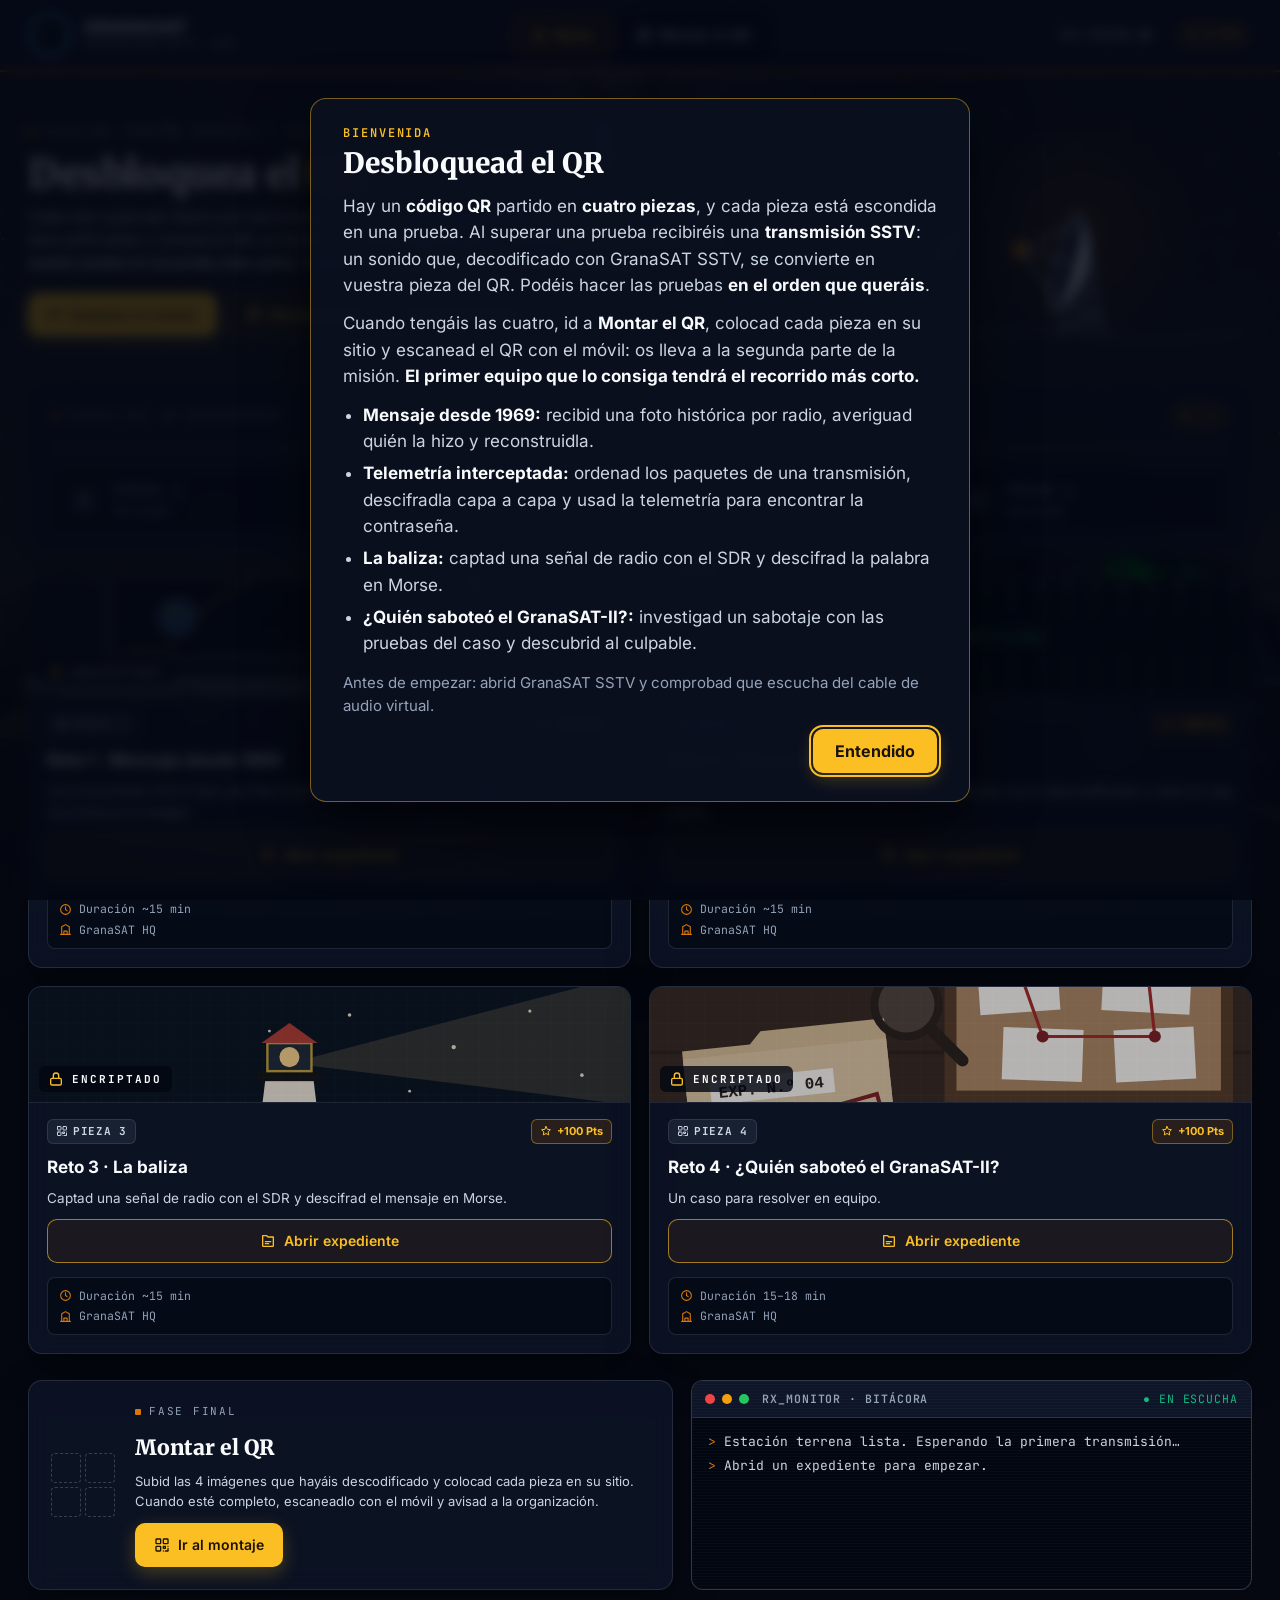
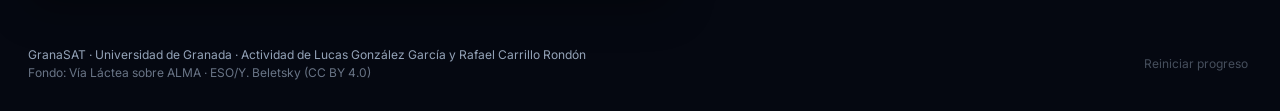
<file: web/index.html>
<!DOCTYPE html>
<html lang="es">
<head>
  <meta charset="UTF-8">
  <meta name="viewport" content="width=device-width, initial-scale=1.0">
  <title>Desbloquea el QR · GranaSAT</title>
  <link rel="icon" href="assets/img/logo.jpg">
  <link rel="stylesheet" href="css/estilo.css">
  <link rel="stylesheet" href="css/reproductor.css">
  <link rel="stylesheet" href="css/reto1.css">
  <link rel="stylesheet" href="css/reto2.css">
  <link rel="stylesheet" href="css/reto3.css">
  <link rel="stylesheet" href="css/reto4.css">
  <link rel="stylesheet" href="css/tutoriales.css">
  <link rel="stylesheet" href="css/cinematicas.css">
</head>
<body>
  <header class="cabecera">
    <div class="cabecera-int">
      <a class="marca" href="#/panel" aria-label="Ir al panel principal">
        <img src="assets/img/logo.jpg" alt="Logo de GranaSAT">
        <div>
          <div class="marca-nombre">GRANASAT</div>
          <div class="marca-sub">Hackathon SSTV · UGR</div>
        </div>
      </a>
      <nav class="nav" aria-label="Secciones">
        <a href="#/panel" data-ruta="panel">Retos</a>
        <a href="#/montaje" data-ruta="montaje">Montar el QR</a>
      </nav>
      <div class="cabecera-der">
        <span class="chip" id="chip-fragmentos">0/4 PIEZAS QR</span>
        <span class="chip chip-ambar" id="chip-puntos">0 PTS</span>
      </div>
    </div>
  </header>

  <main class="contenedor">
    <div id="aviso-global" class="aviso aviso-error oculto" style="margin:0 0 20px">
      Este navegador no permite descifrar las recompensas. Abrid la web con Chrome o Edge actualizados.
    </div>
    <div id="vista" class="vista"></div>
  </main>

  <footer class="pie">
    <span>GranaSAT · Universidad de Granada · Actividad de Lucas González García y Rafael Carrillo Rondón
      <br><span style="opacity:.7">Fondo: Vía Láctea sobre ALMA · ESO/Y. Beletsky (CC BY 4.0)</span></span>
    <button class="reinicio" id="reiniciar" title="Solo para la organización">Reiniciar progreso</button>
  </footer>

  <script src="js/iconos.js"></script>
  <script src="js/base.js"></script>
  <script src="js/efectos.js"></script>
  <script src="js/tutoriales.js"></script>
  <script src="js/ilustraciones.js"></script>
  <script src="js/reproductor.js"></script>
  <script src="js/cinematicas.js"></script>
  <script src="js/operaciones.js"></script>
  <script src="assets/data/reto1_llaves.js"></script>
  <script src="assets/data/reto2_llaves.js"></script>
  <script src="assets/data/reto2_cadenas.js"></script>
  <script src="assets/data/reto3_llaves.js"></script>
  <script src="assets/data/reto4_llaves.js"></script>
  <script src="assets/data/qr.js"></script>
  <script src="js/app.js"></script>
  <script src="js/reto1.js"></script>
  <script src="js/reto2.js"></script>
  <script src="js/reto3.js"></script>
  <script src="js/caso_sabotaje.js"></script>
  <script src="js/reto4.js"></script>
  <script src="js/montaje.js"></script>
</body>
</html>
</file>
<file: web/css/estilo.css>
/* Hackathon SSTV · GranaSAT — estilo "Explorador Enigma" (oscuro) */

/* ---------- Fuentes locales (SIL Open Font License, ver assets/fonts/LICENCIAS.txt) ---------- */
@font-face { font-family: "Inter"; src: url("../assets/fonts/inter-latin.woff2") format("woff2"); font-weight: 400 800; font-display: swap; }
@font-face { font-family: "JetBrains Mono"; src: url("../assets/fonts/jetbrains-mono-latin.woff2") format("woff2"); font-weight: 400 700; font-display: swap; }
@font-face { font-family: "Merriweather"; src: url("../assets/fonts/merriweather-latin.woff2") format("woff2"); font-weight: 400 900; font-display: swap; }

:root {
  --navy: #0f172a;
  --navy-2: #111a2e;
  --naranja: #d97706;
  --ambar: #fbbf24;
  --texto: #f8fafc;
  --texto-2: #cbd5e1;
  --texto-3: #94a3b8;
  --exito: #10b981;
  --error: #f87171;
  --tarjeta: rgba(15, 23, 42, 0.72);
  --tarjeta-solida: rgba(11, 17, 32, 0.92);
  --borde: rgba(148, 163, 184, 0.18);
  --borde-fuerte: rgba(148, 163, 184, 0.32);
  --terminal: rgba(3, 7, 18, 0.85);
  --radio: 14px;
  --serif: "Merriweather", Georgia, serif;
  --sans: "Inter", "Segoe UI", system-ui, sans-serif;
  --mono: "JetBrains Mono", Consolas, monospace;
}

* { box-sizing: border-box; }
html { scroll-behavior: smooth; }
body {
  margin: 0;
  min-height: 100vh;
  color: var(--texto);
  font-family: var(--sans);
  font-size: 15px;
  line-height: 1.55;
  background-color: #050811;
  /* Fondo: Vía Láctea sobre las antenas de ALMA (ESO/Y. Beletsky, CC BY 4.0). Velo más oscuro arriba,
     donde va el texto, y más claro abajo para que asomen las antenas. */
  background-image: linear-gradient(180deg, rgba(5, 8, 17, 0.62) 0%, rgba(5, 8, 17, 0.5) 55%, rgba(5, 8, 17, 0.35) 100%),
                    url("../assets/img/fondo.jpg");
  background-size: cover;
  background-position: center bottom;
  background-attachment: fixed;
}
img { max-width: 100%; }
button, input, select { font: inherit; color: inherit; }
code, .mono { font-family: var(--mono); }
/* Sin ligaduras en la letra técnica: "==" o "->" deben verse tal cual (importa en Base64) */
code, .mono, textarea, .chip, .ventana { font-variant-ligatures: none; font-feature-settings: "liga" 0, "calt" 0; }
.paso, .panel { scroll-margin-top: 90px; }
a { color: var(--ambar); }
:focus-visible { outline: 2px solid var(--ambar); outline-offset: 2px; }
.oculto { display: none !important; }

/* ---------- Cabecera ---------- */
.cabecera {
  position: sticky; top: 0; z-index: 50;
  background: rgba(15, 23, 42, 0.94);
  backdrop-filter: blur(10px);
  border-bottom: 2px solid var(--naranja);
}
/* Tres columnas: marca a la izquierda, menú en el centro exacto, marcadores a la derecha */
.cabecera-int {
  max-width: 1440px; margin: 0 auto; padding: 10px 28px;
  display: grid; grid-template-columns: 1fr auto 1fr; align-items: center; gap: 24px;
}
.marca { justify-self: start; }
.marca { display: flex; align-items: center; gap: 12px; text-decoration: none; color: var(--texto); }
.marca img { width: 44px; height: 44px; border-radius: 50%; object-fit: cover; border: 1px solid var(--borde-fuerte); }
.marca-nombre { font-weight: 800; letter-spacing: 0.06em; font-size: 17px; line-height: 1.1; }
.marca-sub { font-size: 10px; letter-spacing: 0.14em; color: var(--texto-3); font-weight: 600; text-transform: uppercase; }
.nav {
  display: flex; gap: 4px; padding: 4px; border-radius: 12px;
  background: rgba(3, 7, 18, 0.55); border: 1px solid var(--borde);
}
.nav a {
  display: inline-flex; align-items: center; gap: 8px;
  color: var(--texto-2); text-decoration: none; font-weight: 600; font-size: 14px;
  padding: 8px 18px; border-radius: 9px; border: 1px solid transparent; transition: color 0.15s, background 0.15s;
}
.nav a svg { width: 16px; height: 16px; }
.nav a:hover { color: var(--texto); background: rgba(255, 255, 255, 0.05); }
.nav a.activo { color: var(--ambar); border-color: rgba(251, 191, 36, 0.55); background: rgba(217, 119, 6, 0.14); box-shadow: 0 0 18px rgba(217, 119, 6, 0.18); }
.cabecera-der { justify-self: end; display: flex; align-items: center; gap: 10px; }
.chip {
  display: inline-flex; align-items: center; gap: 6px;
  font-family: var(--mono); font-size: 12px; font-weight: 700;
  padding: 5px 11px; border-radius: 999px; border: 1px solid var(--borde-fuerte); color: var(--texto-2);
  white-space: nowrap;
}
.chip svg { width: 13px; height: 13px; flex: none; }
.chip-ambar { color: var(--ambar); border-color: rgba(251, 191, 36, 0.5); background: rgba(217, 119, 6, 0.12); }
.chip-verde { color: #6ee7b7; border-color: rgba(16, 185, 129, 0.5); background: rgba(16, 185, 129, 0.12); }

/* ---------- Estructura ---------- */
.contenedor { max-width: 1440px; margin: 0 auto; padding: 28px 28px 56px; }
.vista { animation: aparecer 0.25s ease; }
@keyframes aparecer { from { opacity: 0; transform: translateY(6px); } to { opacity: 1; transform: none; } }

.titulo {
  font-family: var(--serif); font-weight: 900; font-size: 40px; line-height: 1.12;
  margin: 0; letter-spacing: -0.01em;
}
.titulo em { font-style: normal; color: var(--ambar); text-shadow: 0 0 28px rgba(217, 119, 6, 0.45); }
.subtitulo { color: var(--texto-2); margin: 8px 0 0; max-width: 720px; }
.cabeza-vista { display: flex; align-items: flex-end; justify-content: space-between; gap: 24px; flex-wrap: wrap; margin-bottom: 26px; }

.panel {
  background: var(--tarjeta);
  border: 1px solid var(--borde);
  border-radius: var(--radio);
  backdrop-filter: blur(12px);
  box-shadow: 0 18px 40px rgba(0, 0, 0, 0.35);
}
.panel-cuerpo { padding: 22px; }
.etiqueta-seccion {
  font-family: var(--mono); font-size: 11px; letter-spacing: 0.16em; text-transform: uppercase;
  color: var(--texto-3); display: flex; align-items: center; gap: 8px; margin: 0 0 12px;
}
.etiqueta-seccion::before { content: ""; width: 6px; height: 6px; background: var(--naranja); border-radius: 1px; }
.h-seccion { font-family: var(--serif); font-weight: 900; font-size: 21px; margin: 0 0 6px; }
.texto-2 { color: var(--texto-2); }
.texto-3 { color: var(--texto-3); }
.pequeno { font-size: 13px; }

/* ---------- Botones ---------- */
.btn {
  display: inline-flex; align-items: center; justify-content: center; gap: 8px;
  padding: 10px 18px; border-radius: 10px; font-weight: 600; font-size: 14px;
  cursor: pointer; border: 1px solid transparent; text-decoration: none; white-space: nowrap;
  transition: transform 0.15s, box-shadow 0.15s, background 0.15s, border-color 0.15s;
}
.btn svg { width: 16px; height: 16px; flex: none; }
.btn:disabled { opacity: 0.45; cursor: not-allowed; transform: none !important; box-shadow: none !important; }
.btn-ambar { background: var(--ambar); color: #1c1203; box-shadow: 0 6px 18px rgba(251, 191, 36, 0.25); }
.btn-ambar:hover:not(:disabled) { transform: translateY(-1px); box-shadow: 0 8px 22px rgba(251, 191, 36, 0.38); }
.btn-borde { background: rgba(217, 119, 6, 0.08); color: var(--ambar); border-color: rgba(251, 191, 36, 0.6); }
.btn-borde:hover:not(:disabled) { background: rgba(217, 119, 6, 0.18); }
.btn-oscuro { background: rgba(255, 255, 255, 0.05); color: var(--texto); border-color: var(--borde-fuerte); }
.btn-oscuro:hover:not(:disabled) { background: rgba(255, 255, 255, 0.1); }
.btn-verde { background: var(--exito); color: #03241a; }
.btn-verde:hover:not(:disabled) { transform: translateY(-1px); box-shadow: 0 8px 22px rgba(16, 185, 129, 0.35); }
.btn-peq { padding: 6px 11px; font-size: 13px; border-radius: 8px; }
.btn-icono { padding: 7px; }

/* ---------- Progreso de fragmentos ---------- */
.progreso { padding: 18px 22px; margin-bottom: 26px; }
.progreso-cab { display: flex; align-items: center; justify-content: space-between; gap: 16px; margin-bottom: 14px; }
.progreso-cab .etiqueta-seccion { margin: 0; }
.barra { height: 6px; background: rgba(255, 255, 255, 0.07); border-radius: 99px; overflow: hidden; margin-bottom: 16px; }
.barra > div { height: 100%; background: linear-gradient(90deg, var(--naranja), var(--ambar)); border-radius: 99px; transition: width 0.6s ease; }
.fragmentos { display: grid; grid-template-columns: repeat(4, 1fr); gap: 12px; }
.fragmento {
  display: flex; align-items: center; gap: 12px; padding: 12px 14px;
  border-radius: 10px; border: 1px dashed var(--borde-fuerte); background: rgba(3, 7, 18, 0.45);
}
.fragmento .icono {
  width: 36px; height: 36px; border-radius: 9px; display: grid; place-items: center; flex: none;
  background: rgba(255, 255, 255, 0.04); color: var(--texto-3);
}
.fragmento .icono svg { width: 18px; height: 18px; }
.fragmento-nombre { font-family: var(--mono); font-weight: 700; letter-spacing: 0.12em; font-size: 14px; color: var(--texto-3); }
.fragmento-estado { font-size: 12px; color: var(--texto-3); }
.fragmento.ok { border-style: solid; border-color: rgba(16, 185, 129, 0.5); background: rgba(16, 185, 129, 0.08); }
.fragmento.ok .icono { background: rgba(16, 185, 129, 0.18); color: #6ee7b7; }
.fragmento.ok .fragmento-nombre { color: #a7f3d0; }
.fragmento.ok .fragmento-estado { color: #6ee7b7; }

/* ---------- Tarjetas de reto ---------- */
.retos { display: grid; grid-template-columns: repeat(4, 1fr); gap: 18px; }
.tarjeta { display: flex; flex-direction: column; overflow: hidden; transition: transform 0.2s, border-color 0.2s; }
.tarjeta:hover { transform: translateY(-3px); border-color: rgba(251, 191, 36, 0.35); }
.tarjeta-sello {
  height: 116px; display: flex; flex-direction: column; align-items: center; justify-content: center; gap: 10px;
  border-bottom: 1px solid var(--borde);
  background:
    linear-gradient(rgba(148, 163, 184, 0.05) 1px, transparent 1px) 0 0 / 18px 18px,
    linear-gradient(90deg, rgba(148, 163, 184, 0.05) 1px, transparent 1px) 0 0 / 18px 18px,
    rgba(3, 7, 18, 0.55);
}
.tarjeta-sello svg { width: 24px; height: 24px; color: var(--ambar); }
.tarjeta-sello span { font-family: var(--mono); font-weight: 700; letter-spacing: 0.18em; font-size: 12px; }
.tarjeta.curso .tarjeta-sello span { color: var(--ambar); }
.tarjeta.hecho .tarjeta-sello { background: rgba(16, 185, 129, 0.1); }
.tarjeta.hecho .tarjeta-sello svg, .tarjeta.hecho .tarjeta-sello span { color: #6ee7b7; }
.tarjeta.pronto { opacity: 0.62; }
.tarjeta.pronto:hover { transform: none; border-color: var(--borde); }
.tarjeta.pronto .tarjeta-sello svg { color: var(--texto-3); }
.tarjeta.pronto .tarjeta-sello span { color: var(--texto-3); }
.tarjeta-cuerpo { padding: 16px 18px 18px; display: flex; flex-direction: column; gap: 10px; flex: 1; }
.insignias { display: flex; justify-content: space-between; gap: 8px; }
.insignia {
  font-size: 11px; font-weight: 700; padding: 3px 8px; border-radius: 6px;
  display: inline-flex; align-items: center; gap: 5px;
}
.insignia-frag { background: rgba(148, 163, 184, 0.1); color: var(--texto-2); border: 1px solid var(--borde); font-family: var(--mono); letter-spacing: 0.06em; }
.insignia-pts { background: rgba(217, 119, 6, 0.14); color: var(--ambar); border: 1px solid rgba(251, 191, 36, 0.4); }
.tarjeta h3 { font-size: 17px; margin: 2px 0 0; line-height: 1.3; }
.tarjeta p { margin: 0; font-size: 13.5px; color: var(--texto-2); flex: 1; }
.tarjeta-pie {
  margin-top: 4px; padding: 9px 11px; border-radius: 8px; background: rgba(3, 7, 18, 0.6); border: 1px solid var(--borde);
  font-family: var(--mono); font-size: 11.5px; color: var(--texto-3); display: grid; gap: 3px;
}
.tarjeta-pie span { display: flex; align-items: center; gap: 7px; }
.tarjeta-pie svg { width: 13px; height: 13px; color: var(--naranja); }

/* ---------- Fila inferior del panel ---------- */
.fila-inferior { display: grid; grid-template-columns: 1.15fr 1fr; gap: 18px; margin-top: 26px; }
.cta-montaje { display: flex; gap: 20px; align-items: center; }
.cta-montaje .mini-mapa { display: grid; grid-template-columns: repeat(4, 22px); gap: 4px; flex: none; }
.cta-montaje .mini-mapa div { height: 52px; border-radius: 4px; border: 1px dashed var(--borde-fuerte); }
.cta-montaje .mini-qr { grid-template-columns: repeat(2, 30px); }
.cta-montaje .mini-qr div { height: 30px; }
.cta-montaje .mini-mapa div.ok { border: none; background: linear-gradient(180deg, var(--naranja), var(--ambar)); }

/* ---------- Ventana RX_MONITOR ---------- */
.ventana { background: var(--terminal); border: 1px solid var(--borde-fuerte); border-radius: 12px; overflow: hidden; }
.ventana-barra {
  display: flex; align-items: center; gap: 7px; padding: 9px 13px;
  background: rgba(15, 23, 42, 0.95); border-bottom: 1px solid var(--borde);
  font-family: var(--mono); font-size: 11.5px; color: var(--texto-3); letter-spacing: 0.08em;
}
.ventana-barra i { width: 10px; height: 10px; border-radius: 50%; display: inline-block; }
.ventana-barra i:nth-child(1) { background: #ef4444; }
.ventana-barra i:nth-child(2) { background: #f59e0b; }
.ventana-barra i:nth-child(3) { background: #22c55e; }
.ventana-barra b { margin-left: 6px; font-weight: 600; }
.ventana-barra .der { margin-left: auto; color: var(--exito); }
.ventana-cuerpo { padding: 14px 16px; font-family: var(--mono); font-size: 13px; color: var(--texto-2); }
.log { margin: 0; padding: 0; list-style: none; display: grid; gap: 4px; max-height: 168px; overflow: auto; }
.log li::before { content: "> "; color: var(--naranja); }
.log li.ok { color: #6ee7b7; }

/* ---------- Expediente (cabecera de cada reto) ---------- */
.volver { display: inline-flex; align-items: center; gap: 6px; color: var(--texto-2); text-decoration: none; font-size: 14px; margin-bottom: 16px; }
.volver:hover { color: var(--ambar); }
.volver svg { width: 16px; height: 16px; }
.expediente { overflow: hidden; margin-bottom: 22px; }
.expediente-cab {
  display: flex; align-items: center; gap: 14px; padding: 16px 22px;
  border-bottom: 1px solid var(--borde); background: rgba(3, 7, 18, 0.5);
}
.expediente-cab .sello { width: 40px; height: 40px; border-radius: 10px; display: grid; place-items: center; background: rgba(217, 119, 6, 0.15); color: var(--ambar); }
.expediente-cab .sello svg { width: 22px; height: 22px; }
.expediente-num { font-family: var(--mono); font-weight: 700; letter-spacing: 0.1em; }
.expediente-fecha { font-family: var(--mono); font-size: 12px; color: var(--texto-3); }
.expediente-cuerpo { padding: 22px; display: grid; grid-template-columns: 1fr 1.25fr; gap: 24px; align-items: start; }
.datos { display: grid; grid-template-columns: repeat(3, 1fr); gap: 10px; margin-top: 18px; }
.dato { border: 1px solid var(--borde); border-radius: 10px; padding: 10px 12px; text-align: center; background: rgba(3, 7, 18, 0.45); }
.dato small { display: block; font-family: var(--mono); font-size: 10px; letter-spacing: 0.14em; color: var(--texto-3); text-transform: uppercase; }
.dato strong { display: block; margin-top: 3px; font-size: 16px; }
.dato.destacado { border-color: rgba(251, 191, 36, 0.45); background: rgba(217, 119, 6, 0.1); }
.dato.destacado strong { color: var(--ambar); }
.informe { border-left: 3px solid var(--naranja); }
.informe p { margin: 0 0 10px; line-height: 1.75; }
.informe p:last-child { margin: 0; }
.informe .linea-cmd { color: var(--ambar); }

/* ---------- Pasos del reto: línea de tiempo ---------- */
/* Cada paso lleva un nodo numerado (data-num) a la izquierda unido al siguiente por una línea.
   Hecho = ámbar relleno · activo = anillo que late · pendiente = gris. */
.pasos { display: grid; gap: 18px; position: relative; padding-left: 52px; }
.paso { position: relative; }
.paso::before {
  content: attr(data-num);
  position: absolute; left: -52px; top: 13px; width: 32px; height: 32px; border-radius: 50%;
  display: grid; place-items: center; z-index: 1;
  font-family: var(--mono); font-weight: 700; font-size: 13px;
  background: #0b1120; color: var(--texto-3); border: 2px solid var(--borde-fuerte);
  transition: background 0.3s, color 0.3s, border-color 0.3s, box-shadow 0.3s;
}
.paso::after {
  content: ""; position: absolute; left: -37px; top: 45px; bottom: -31px; width: 2px;
  background: var(--borde-fuerte); border-radius: 2px; transition: background 0.4s;
}
.paso.sin-nodo::before { display: none; }
.paso.sin-nodo::after { top: -18px; }
.paso:not(:has(~ .paso:not(.oculto)))::after { display: none; }
.paso.hecho::before { background: var(--ambar); color: #1c1203; border-color: var(--ambar); box-shadow: 0 0 16px rgba(251, 191, 36, 0.45); }
.paso.hecho::after { background: linear-gradient(180deg, var(--ambar), rgba(217, 119, 6, 0.55)); }
.paso.activo::before { color: var(--ambar); border-color: var(--ambar); animation: latido 1.8s ease-in-out infinite; }
.paso.recompensa.hecho::before { background: var(--exito); border-color: var(--exito); color: #03241a; box-shadow: 0 0 18px rgba(16, 185, 129, 0.5); }
@keyframes latido { 0%, 100% { box-shadow: 0 0 0 0 rgba(251, 191, 36, 0.45); } 50% { box-shadow: 0 0 0 8px rgba(251, 191, 36, 0); } }
.paso-cab { display: flex; align-items: center; gap: 12px; padding: 14px 20px; border-bottom: 1px solid var(--borde); }
.paso-num {
  width: 28px; height: 28px; border-radius: 8px; display: grid; place-items: center; flex: none;
  font-family: var(--mono); font-weight: 700; font-size: 13px; background: rgba(217, 119, 6, 0.15); color: var(--ambar);
}
.paso-cab h2 { font-size: 16px; margin: 0; font-weight: 700; }
.paso-cab .estado { margin-left: auto; }
.paso.hecho .paso-num { background: rgba(16, 185, 129, 0.18); color: #6ee7b7; }
.paso.bloqueado { opacity: 0.55; }
.paso-cuerpo { padding: 20px; }
.dos-col { display: grid; grid-template-columns: 1fr 1fr; gap: 20px; }

.campo { display: flex; gap: 10px; flex-wrap: wrap; }
.entrada {
  flex: 1; min-width: 200px; padding: 11px 14px; border-radius: 10px;
  background: rgba(3, 7, 18, 0.8); border: 1px solid var(--borde-fuerte); color: var(--texto); outline: none;
}
.entrada:focus { border-color: var(--ambar); box-shadow: 0 0 0 3px rgba(251, 191, 36, 0.15); }
.entrada.mono { font-family: var(--mono); letter-spacing: 0.04em; }
.aviso {
  margin-top: 12px; padding: 10px 14px; border-radius: 10px; font-size: 14px;
  display: flex; gap: 10px; align-items: flex-start;
}
.aviso svg { width: 18px; height: 18px; flex: none; margin-top: 1px; }
.aviso-ok { background: rgba(16, 185, 129, 0.12); border: 1px solid rgba(16, 185, 129, 0.4); color: #a7f3d0; }
.aviso-error { background: rgba(248, 113, 113, 0.1); border: 1px solid rgba(248, 113, 113, 0.4); color: #fecaca; }
.aviso-info { background: rgba(251, 191, 36, 0.08); border: 1px solid rgba(251, 191, 36, 0.35); color: #fde68a; }
.intentos { display: flex; gap: 6px; align-items: center; margin-top: 12px; font-size: 13px; color: var(--texto-3); }
.intentos i { width: 10px; height: 10px; border-radius: 50%; background: var(--ambar); display: inline-block; }
.intentos i.gastado { background: rgba(148, 163, 184, 0.25); }

/* Reproductor */
.reproductor { display: flex; gap: 12px; align-items: center; flex-wrap: wrap; }
.reproductor audio { flex: 1; min-width: 260px; height: 40px; }
.cargando { font-family: var(--mono); font-size: 13px; color: var(--texto-3); }
.lista-pasos { margin: 0; padding-left: 20px; color: var(--texto-2); font-size: 14px; display: grid; gap: 6px; }

/* Pistas */
.pistas { display: grid; gap: 10px; }
.pista {
  display: flex; gap: 12px; align-items: center; justify-content: space-between;
  padding: 10px 14px; border: 1px solid var(--borde); border-radius: 10px; background: rgba(3, 7, 18, 0.45);
}
.pista-texto { font-size: 14px; color: var(--texto-2); }
.pista.abierta { border-color: rgba(251, 191, 36, 0.35); }
.pista.abierta .pista-texto { color: #fde68a; }

/* Recompensa */
.recompensa { border-color: rgba(16, 185, 129, 0.45); background: linear-gradient(135deg, rgba(6, 78, 59, 0.55), rgba(15, 23, 42, 0.85)); }
.recompensa .paso-num { background: rgba(16, 185, 129, 0.2); color: #6ee7b7; }
.marcador { display: flex; gap: 12px; flex-wrap: wrap; margin-top: 14px; }

/* ---------- Puzle 3×3 ---------- */
.puzle-zona { display: grid; grid-template-columns: auto 1fr; gap: 28px; align-items: start; }
.tablero {
  width: 540px; aspect-ratio: 3 / 2; display: grid; grid-template-columns: repeat(3, 1fr); grid-template-rows: repeat(3, 1fr);
  gap: 3px; padding: 3px; border-radius: 12px; background: #060a14; border: 2px solid rgba(251, 191, 36, 0.35);
  user-select: none;
}
.ficha { position: relative; border-radius: 5px; background-size: 300% 300%; padding: 5px; transition: transform 0.15s, box-shadow 0.15s; border: 0; }
.ficha.movible { cursor: pointer; }
.ficha.movible:hover { transform: scale(0.97); box-shadow: inset 0 0 0 2px var(--ambar); }
.ficha.hueco { background: rgba(15, 23, 42, 0.9) !important; box-shadow: inset 0 0 14px rgba(0, 0, 0, 0.8); }
.ficha .num {
  position: absolute; top: 5px; left: 5px; width: 22px; height: 22px; display: grid; place-items: center;
  font-family: var(--mono); font-size: 11px; font-weight: 700; border-radius: 5px;
  background: rgba(3, 7, 18, 0.8); border: 1px solid rgba(255, 255, 255, 0.25);
}
.sin-numeros .ficha .num { display: none; }
.estadisticas { display: grid; grid-template-columns: repeat(3, 1fr); gap: 10px; margin-bottom: 16px; }
.referencia { display: flex; gap: 14px; align-items: center; margin-bottom: 16px; }
.referencia img { width: 132px; border-radius: 8px; border: 1px solid rgba(251, 191, 36, 0.4); cursor: zoom-in; }
.botonera { display: flex; flex-wrap: wrap; gap: 10px; }
.credito-foto { margin-top: 8px; display: grid; gap: 2px; font-size: 12.5px; color: var(--texto-2); }
.credito-foto span { font-family: var(--mono); font-size: 11px; color: var(--texto-3); }

.modal {
  position: fixed; inset: 0; z-index: 100; background: rgba(0, 0, 0, 0.85); backdrop-filter: blur(6px);
  display: flex; align-items: center; justify-content: center; flex-direction: column; gap: 14px; padding: 24px;
}
.modal img { max-width: 90vw; max-height: 80vh; border-radius: 10px; border: 2px solid var(--ambar); }

/* El reto 2 tiene su propia hoja: css/reto2.css (descifrado estilo Matrix) */

.cuenta-atras { font-family: var(--mono); font-weight: 700; color: var(--error); }

/* ---------- Montar el QR ---------- */
.subida {
  display: block;
  border: 2px dashed rgba(251, 191, 36, 0.45); border-radius: 14px; padding: 18px 22px; text-align: center;
  background: rgba(217, 119, 6, 0.05); cursor: pointer; transition: background 0.15s, border-color 0.15s;
}
.subida:hover, .subida.encima { background: rgba(217, 119, 6, 0.12); border-color: var(--ambar); }
.subida svg { width: 30px; height: 30px; color: var(--ambar); }
/* Tablero 2×2 del QR: piezas pegadas, sin hueco; completo, con margen blanco para poder escanearlo */
.qr-mesa { display: grid; grid-template-columns: minmax(0, 1fr) auto; gap: 28px; align-items: start; margin-top: 18px; }
.qr-tablero-caja { display: grid; gap: 14px; justify-items: center; }
.qr-tablero { display: grid; grid-template-columns: repeat(2, 150px); grid-template-rows: repeat(2, 150px); padding: 12px;
  border-radius: 10px; border: 1px solid var(--borde-fuerte); background: rgba(3, 7, 18, 0.6); transition: background 0.3s, padding 0.3s; }
.qr-tablero.completo { padding: 30px; background: #fff; border-color: #fff; }
.qr-casilla { position: relative; display: grid; place-items: center; outline: 1px dashed var(--borde-fuerte); outline-offset: -1px; }
.qr-casilla.llena { outline: 0; background: #fff; }
.qr-casilla.dudosa::after { content: ""; position: absolute; inset: 0; border: 3px solid var(--ambar); pointer-events: none; }
.qr-casilla canvas { display: block; width: 150px; height: 150px; image-rendering: pixelated; }
.qr-vacia { display: grid; gap: 4px; text-align: center; font-family: var(--mono); font-size: 13px; color: var(--texto-3); }
.qr-vacia b { color: var(--texto-2); font-size: 15px; }
.qr-quitar { position: absolute; top: 4px; right: 4px; width: 26px; height: 26px; display: grid; place-items: center; padding: 0; cursor: pointer;
  border-radius: 6px; border: 1px solid var(--borde-fuerte); background: rgba(15, 23, 42, 0.85); color: var(--texto-2); opacity: 0; transition: opacity 0.15s; }
.qr-quitar svg { width: 14px; height: 14px; }
.qr-casilla:hover .qr-quitar, .qr-quitar:focus-visible { opacity: 1; }
.qr-tablero.completo .qr-casilla:not(:hover) .qr-quitar { opacity: 0; }
.qr-estado { margin-top: 16px; }
.qr-estado p { margin: 0 0 8px; }
.qr-estado-ok { font-weight: 700; color: #6ee7b7; font-size: 18px; }
.qr-estado-hora { font-size: 44px; font-weight: 700; color: var(--ambar); letter-spacing: 0.04em; }
.qr-grande { width: min(84vh, 90vw); height: auto; image-rendering: pixelated; border-radius: 6px; }
@media (max-width: 900px) { .qr-mesa { grid-template-columns: 1fr; } }
.opciones-montaje { display: flex; gap: 12px; flex-wrap: wrap; align-items: center; margin-top: 16px; }
.interruptor { display: inline-flex; align-items: center; gap: 8px; font-size: 14px; color: var(--texto-2); cursor: pointer; }
.interruptor input { accent-color: var(--ambar); width: 16px; height: 16px; }

/* ---------- Reproductor SSTV ---------- */
.rx { background: var(--terminal); border: 1px solid var(--borde-fuerte); border-radius: 12px; overflow: hidden; }
.rx-estado.vivo { color: var(--error); animation: parpadeo 1.2s steps(2) infinite; }
.rx-cascada { position: relative; height: 128px; background: rgb(6, 10, 22); border-bottom: 1px solid var(--borde); }
.rx-cascada canvas { width: 100%; height: 100%; display: block; }
.rx-marcas { position: absolute; inset: 0; pointer-events: none; }
.rx-marcas span {
  position: absolute; top: 0; bottom: 0; border-left: 1px dashed rgba(251, 191, 36, 0.35);
  font-family: var(--mono); font-size: 10px; color: var(--texto-3); padding: 3px 0 0 4px; white-space: nowrap;
}
.rx-marcas b { color: var(--ambar); font-weight: 700; }
.rx-reposo { position: absolute; inset: 0; display: grid; place-items: center; font-size: 12px; color: var(--texto-3); letter-spacing: 0.08em; }
.rx-controles { display: flex; align-items: center; gap: 12px; padding: 10px 12px; flex-wrap: wrap; }
.rx-play {
  width: 40px; height: 40px; border-radius: 50%; border: 0; cursor: pointer; flex: none;
  display: grid; place-items: center; background: var(--ambar); color: #1c1203;
  box-shadow: 0 0 0 4px rgba(251, 191, 36, 0.15), 0 6px 16px rgba(251, 191, 36, 0.25); transition: transform 0.15s;
}
.rx-play:hover { transform: scale(1.06); }
.rx-play svg { width: 18px; height: 18px; }
.rx-tiempo { font-size: 13px; color: var(--texto-2); white-space: nowrap; }
.rx-barra {
  flex: 1; min-width: 140px; height: 6px; -webkit-appearance: none; appearance: none; border-radius: 99px; cursor: pointer;
  background: linear-gradient(90deg, var(--naranja), var(--ambar)) 0 0 / var(--avance, 0%) 100% no-repeat, rgba(255, 255, 255, 0.1);
}
.rx-barra::-webkit-slider-thumb { -webkit-appearance: none; width: 14px; height: 14px; border-radius: 50%; background: #fff; box-shadow: 0 0 0 3px rgba(251, 191, 36, 0.5); }
.rx-freq { font-size: 13px; color: var(--ambar); min-width: 70px; text-align: right; white-space: nowrap; }

/* ---------- Pista: reto bloqueado ---------- */
.bloqueo-pista {
  position: fixed; inset: var(--alto-cabecera, 66px) 0 0 0; z-index: 40;
  display: grid; place-items: center; padding: 24px;
  background: rgba(3, 7, 18, 0.8); backdrop-filter: blur(7px); animation: aparecer 0.25s ease;
}
.bloqueo-caja {
  width: min(560px, 100%); text-align: center; padding: 28px; border-radius: 18px;
  background: var(--tarjeta-solida); border: 1px solid rgba(251, 191, 36, 0.4); box-shadow: 0 24px 60px rgba(0, 0, 0, 0.6), 0 0 40px rgba(217, 119, 6, 0.15);
}
.bloqueo-anillo { position: relative; width: 132px; height: 132px; margin: 0 auto 10px; }
.bloqueo-anillo svg { width: 100%; height: 100%; transform: rotate(-90deg); }
.bloqueo-anillo circle { fill: none; stroke-width: 7; }
.pista-fondo { stroke: rgba(255, 255, 255, 0.08); }
.pista-progreso { stroke: var(--ambar); stroke-linecap: round; stroke-dasharray: 326.73; transition: stroke-dashoffset 1s linear; filter: drop-shadow(0 0 6px rgba(251, 191, 36, 0.6)); }
.bloqueo-cuenta { position: absolute; inset: 0; display: grid; place-items: center; font-size: 30px; font-weight: 700; color: var(--ambar); }
.bloqueo-etq { letter-spacing: 0.2em; font-weight: 700; color: var(--error); animation: parpadeo 1.4s steps(2) infinite; }
.bloqueo-pista-texto { text-align: left; padding: 12px 14px; border-radius: 10px; background: rgba(251, 191, 36, 0.08); border: 1px solid rgba(251, 191, 36, 0.35); color: #fde68a; font-size: 14px; }
.bloqueo-pista-texto > span { display: block; font-size: 10px; letter-spacing: 0.16em; color: var(--texto-3); margin-bottom: 4px; }

/* ---------- Celebración al desbloquear ---------- */
.celebracion {
  position: fixed; inset: 0; z-index: 120; display: grid; place-items: center; padding: 24px;
  background: radial-gradient(circle at center, rgba(217, 119, 6, 0.18), rgba(3, 7, 18, 0.92) 60%);
  backdrop-filter: blur(6px); animation: aparecer 0.3s ease;
}
.celebracion-ondas { position: absolute; inset: 0; display: grid; place-items: center; pointer-events: none; }
.celebracion-ondas i {
  position: absolute; width: 220px; height: 220px; border-radius: 50%; border: 2px solid rgba(251, 191, 36, 0.5);
  animation: onda 2.4s ease-out infinite;
}
.celebracion-ondas i:nth-child(2) { animation-delay: 0.8s; }
.celebracion-ondas i:nth-child(3) { animation-delay: 1.6s; }
@keyframes onda { from { transform: scale(0.6); opacity: 1; } to { transform: scale(3.2); opacity: 0; } }
.celebracion-caja {
  position: relative; text-align: center; padding: 34px 40px; border-radius: 20px; width: min(520px, 100%);
  background: var(--tarjeta-solida); border: 1px solid rgba(251, 191, 36, 0.5); box-shadow: 0 0 60px rgba(217, 119, 6, 0.3);
}
.celebracion-etq { color: var(--exito); letter-spacing: 0.18em; font-size: 13px; font-weight: 700; }
.celebracion-nombre {
  font-size: 46px; font-weight: 700; letter-spacing: 0.14em; color: var(--ambar); margin: 10px 0 18px; min-height: 60px;
  text-shadow: 0 0 24px rgba(251, 191, 36, 0.55);
}
/* Las 4 piezas del QR en su sitio (2×2) */
.celebracion-segmentos { display: grid; grid-template-columns: repeat(2, 26px); gap: 4px; justify-content: center; margin-bottom: 14px; }
.celebracion-segmentos span { width: 26px; height: 26px; border-radius: 3px; background: rgba(255, 255, 255, 0.1); }
.celebracion-segmentos span.ok { background: rgba(251, 191, 36, 0.6); }
.celebracion-segmentos span.nuevo { background: var(--ambar); box-shadow: 0 0 14px var(--ambar); animation: encender 1.2s ease 0.6s both; }
@keyframes encender { from { background: rgba(255, 255, 255, 0.1); box-shadow: none; } }
.celebracion p { color: var(--texto-2); margin: 0 0 20px; }
.ambar { color: var(--ambar); }

/* ---------- Animaciones de terminal ---------- */
.cursor { display: inline-block; width: 0.55em; height: 1.05em; margin-left: 2px; vertical-align: -0.15em; background: var(--ambar); animation: parpadeo 1s steps(2) infinite; }
@keyframes parpadeo { 50% { opacity: 0; } }
.estrellas { position: fixed; inset: 0; z-index: -1; pointer-events: none; }
.fragmento.recien { animation: recien 1.6s ease 0.3s 2; }
@keyframes recien { 50% { box-shadow: 0 0 0 4px rgba(16, 185, 129, 0.35), 0 0 30px rgba(16, 185, 129, 0.45); } }
@media (prefers-reduced-motion: reduce) {
  *, *::before, *::after { animation: none !important; transition: none !important; }
}

/* ---------- Portada del panel con la antena ---------- */
.portada { display: grid; grid-template-columns: 1fr 340px; gap: 24px; align-items: center; margin-bottom: 22px; }
.portada-arte { position: relative; }
.portada-arte::before { content: ""; position: absolute; inset: 10% 5%; background: radial-gradient(circle, rgba(217, 119, 6, 0.22), transparent 65%); filter: blur(10px); }
.antena { position: relative; width: 100%; height: auto; display: block; overflow: visible; }
.ant-estrellas circle { fill: #e2e8f0; animation: parpadeo-suave 3s ease-in-out infinite; }
.ant-estrellas circle:nth-child(2n) { animation-delay: 1.2s; }
.ant-estrellas circle:nth-child(3n) { animation-delay: 2.1s; }
@keyframes parpadeo-suave { 50% { opacity: 0.25; } }
.ant-orbita { fill: none; stroke: rgba(148, 163, 184, 0.35); stroke-width: 1; stroke-dasharray: 2 5; }
/* El satélite: un CubeSat con sus dos paneles solares */
.ant-cubo { fill: #cbd5e1; stroke: #64748b; stroke-width: 0.8; }
.ant-cubo-rejilla { stroke: #94a3b8; stroke-width: 0.6; }
.ant-panel { fill: #1e3a8a; stroke: #93c5fd; stroke-width: 0.7; }
.ant-panel-rejilla { stroke: #60a5fa; stroke-width: 0.5; }
.ant-latiguillo { stroke: #e2e8f0; stroke-width: 0.8; }
.ant-led { fill: #fbbf24; animation: parpadeo-suave 1.2s steps(2) infinite; }
/* El enlace de bajada: pulsos que viajan del satélite a la antena */
.ant-enlace { fill: none; stroke: #fbbf24; stroke-width: 2; stroke-linecap: round; stroke-dasharray: 2 7; opacity: 0; transition: opacity 0.4s; }
.ant-enlace.activo { opacity: 0.9; animation: ant-pulsos 0.6s linear infinite; }
@keyframes ant-pulsos { to { stroke-dashoffset: -9; } }
.ant-recibe circle { fill: none; stroke: #fbbf24; stroke-width: 1.2; opacity: 0; }
.ant-recibe.activo circle { animation: ant-recibe 1.4s ease-out infinite; }
.ant-recibe.activo circle:nth-child(2) { animation-delay: 0.7s; }
@keyframes ant-recibe { 0% { opacity: 0.9; transform: scale(0.4); } 100% { opacity: 0; transform: scale(2.2); } }
/* La estación: torre de celosía, cabezal y parábola */
.ant-horizonte { fill: none; stroke: #475569; stroke-width: 2; stroke-linecap: round; }
.ant-torre { fill: none; stroke: #64748b; stroke-width: 2.4; stroke-linecap: round; }
.ant-cabeza { fill: #334155; stroke: #94a3b8; stroke-width: 1.2; }
.ant-parabola { fill: #e2e8f0; stroke: #94a3b8; stroke-width: 1.4; }
.ant-parabola-nervio { fill: none; stroke: #94a3b8; stroke-width: 1; }
.ant-borde { fill: #1e293b; stroke: #cbd5e1; stroke-width: 2; }
.ant-brazos { fill: none; stroke: #cbd5e1; stroke-width: 1.6; }
.ant-alimentador { fill: #d97706; stroke: #fbbf24; stroke-width: 1.2; }
.ant-luz { fill: #7c2d12; transition: fill 0.3s; }
.ant-luz.activo { fill: #fef3c7; }
@media (prefers-reduced-motion: reduce) {
  .ant-estrellas circle, .ant-led, .ant-enlace.activo, .ant-recibe.activo circle { animation: none; }
}

/* ---------- Portadas de las tarjetas ---------- */
.tarjeta-sello { position: relative; overflow: hidden; }
/* El estado (candado + ENCRIPTADO / EN CURSO / DESCIFRADO) va en una etiqueta abajo a la izquierda: el dibujo se ve entero */
.tarjeta-sello { flex-direction: row !important; align-items: flex-end !important; justify-content: flex-start !important; gap: 0 !important; padding: 10px; }
.tarjeta-sello > svg, .tarjeta-sello > span { position: relative; z-index: 1; }
.tarjeta-sello > svg { width: 26px !important; height: 26px !important; padding: 5px 0 5px 8px; border-radius: 6px 0 0 6px; background: rgba(3, 7, 18, 0.8); }
.tarjeta-sello > span { padding: 5px 10px 5px 7px; border-radius: 0 6px 6px 0; background: rgba(3, 7, 18, 0.8); font-size: 11px !important; line-height: 16px; }
.tarjeta-arte { position: absolute; inset: 0; opacity: 0.72; filter: saturate(0.85); transition: opacity 0.35s, filter 0.35s; }
.tarjeta-arte svg { width: 100%; height: 100%; display: block; }
.tarjeta:hover .tarjeta-arte, .tarjeta.hecho .tarjeta-arte { opacity: 1; filter: none; }
/* Cada portada, con la escena de su reto (js/ilustraciones.js) */
.arte-luz { animation: arte-parpadeo 1.6s steps(2) infinite; }
@keyframes arte-parpadeo { 50% { fill: #2f402d; } }
.arte-matrix { position: absolute; inset: 0; overflow: hidden; background: #040706; font-family: "JetBrains Mono", var(--mono); font-variant-ligatures: none; }
/* (más específico que «.tarjeta-sello span», que es la etiqueta de estado) */
.tarjeta-sello .arte-matrix span { font-weight: 400; letter-spacing: 0; color: #1b8a45 !important; }
.arte-matrix span { position: absolute; top: 0; white-space: pre; font-size: 11px; line-height: 1.15; color: #1b8a45; animation: arte-caer linear infinite; }
.arte-matrix span::first-line { color: #eafff1; }
@keyframes arte-caer { from { transform: translateY(-100%); } to { transform: translateY(120px); } }
.arte-matrix p { position: absolute; left: 0; right: 0; top: 50%; margin: 0; transform: translateY(-50%); text-align: center; font-size: 17px; letter-spacing: 0.06em;
  color: #e4fbee; background: rgba(4, 7, 6, 0.85); padding: 6px 0; text-shadow: 0 0 12px rgba(110, 255, 170, 0.35); }
.arte-matrix p b { font-weight: 400; color: #3dfa7a; }
.arte-haz { transform-origin: 130px 38px; animation: arte-haz 6s ease-in-out infinite alternate; }
@keyframes arte-haz { from { transform: rotate(-8deg); } to { transform: rotate(10deg); } }
.arte-lampara { animation: arte-morse 2.4s steps(1) infinite; }
@keyframes arte-morse { 0%, 8%, 22%, 30%, 40%, 70%, 100% { opacity: 1; } 4%, 18%, 26%, 36%, 60% { opacity: 0.25; } }
.arte-ola { animation: arte-ola 3s ease-in-out infinite alternate; }
@keyframes arte-ola { to { transform: translateX(-20px); } }
.arte-hilo { stroke-dasharray: 220; stroke-dashoffset: 220; animation: arte-hilo 3s ease forwards 0.4s; }
@keyframes arte-hilo { to { stroke-dashoffset: 0; } }
.arte-lupa { animation: arte-lupa 5s ease-in-out infinite alternate; }
@keyframes arte-lupa { to { transform: translate(-14px, 6px); } }
@media (prefers-reduced-motion: reduce) {
  .arte-luz, .arte-matrix span, .arte-haz, .arte-lampara, .arte-ola, .arte-hilo, .arte-lupa { animation: none; stroke-dashoffset: 0; }
}

/* Glitch en ENCRIPTADO / PRÓXIMAMENTE: dos copias desplazadas que aparecen a ratos */
.glitch { position: relative; display: inline-block; }
.glitch::before, .glitch::after {
  content: attr(data-texto); position: absolute; inset: 3px 10px; opacity: 0; pointer-events: none;
}
.glitch::before { color: #f87171; animation: glitch-a 4.2s steps(1) infinite; }
.glitch::after { color: #38bdf8; animation: glitch-b 4.2s steps(1) infinite; }
.tarjeta.hecho .glitch::before, .tarjeta.hecho .glitch::after { display: none; }
@keyframes glitch-a { 0%, 91%, 100% { opacity: 0; transform: none; } 92% { opacity: 0.8; transform: translate(-3px, -1px); clip-path: inset(0 0 55% 0); } 95% { opacity: 0.8; transform: translate(2px, 1px); clip-path: inset(45% 0 0 0); } }
@keyframes glitch-b { 0%, 92%, 100% { opacity: 0; transform: none; } 93% { opacity: 0.8; transform: translate(3px, 1px); clip-path: inset(50% 0 0 0); } 96% { opacity: 0.8; transform: translate(-2px, 0); clip-path: inset(0 0 60% 0); } }

/* ---------- Marcador de puntos con destello ---------- */
#chip-puntos.destello { animation: destello 1.4s ease; }
@keyframes destello { 0% { box-shadow: 0 0 0 0 rgba(251, 191, 36, 0.7); transform: scale(1); } 20% { transform: scale(1.12); background: rgba(251, 191, 36, 0.35); } 100% { box-shadow: 0 0 0 14px rgba(251, 191, 36, 0); transform: scale(1); } }

/* ---------- Transición entre vistas: barrido de canal ---------- */
.barrido {
  position: fixed; left: 0; right: 0; top: 0; height: 100vh; z-index: 90; pointer-events: none;
  background: linear-gradient(180deg, transparent 0, rgba(251, 191, 36, 0.06) 40%, rgba(251, 191, 36, 0.55) 49.5%, #fff 50%, rgba(251, 191, 36, 0.55) 50.5%, rgba(251, 191, 36, 0.06) 60%, transparent 100%);
  animation: barrer 0.45s ease-in forwards;
}
@keyframes barrer { from { transform: translateY(-55%); opacity: 1; } to { transform: translateY(55%); opacity: 0.2; } }

/* ---------- Ventanas tipo monitor CRT ---------- */
.ventana, .rx { position: relative; }
.ventana::after, .rx::after {
  content: ""; position: absolute; inset: 0; pointer-events: none; border-radius: inherit;
  background: repeating-linear-gradient(180deg, rgba(255, 255, 255, 0.025) 0 1px, transparent 1px 3px);
  animation: crt 5s steps(60) infinite;
}
@keyframes crt { 0%, 100% { opacity: 0.9; } 50% { opacity: 0.6; } }

/* ---------- Carga con escáner ---------- */
.escaner { border: 1px solid var(--borde-fuerte); border-radius: 12px; overflow: hidden; background: var(--terminal); }
.escaner-pantalla {
  position: relative; height: 70px; overflow: hidden;
  background: repeating-linear-gradient(180deg, rgba(251, 191, 36, 0.07) 0 2px, transparent 2px 5px), rgb(6, 10, 22);
}
.escaner-barra {
  position: absolute; left: 0; right: 0; height: 18px;
  background: linear-gradient(180deg, transparent, rgba(251, 191, 36, 0.55), transparent);
  box-shadow: 0 0 18px rgba(251, 191, 36, 0.5); animation: escanear 1.4s ease-in-out infinite alternate;
}
@keyframes escanear { from { top: -18px; } to { top: 70px; } }
.escaner-texto { padding: 10px 14px; font-size: 13px; color: var(--ambar); border-top: 1px solid var(--borde); }

/* ---------- Montaje: pasos, siluetas y vista grande ---------- */
.pasos-montaje { list-style: none; margin: 0 0 18px; padding: 0; display: grid; grid-template-columns: repeat(4, 1fr); gap: 10px; }
.pasos-montaje li {
  display: flex; align-items: center; gap: 10px; padding: 10px 12px; border-radius: 10px; font-size: 13.5px;
  background: rgba(3, 7, 18, 0.55); border: 1px solid var(--borde); color: var(--texto-3); transition: all 0.3s;
}
.pm-num {
  width: 26px; height: 26px; border-radius: 50%; display: grid; place-items: center; flex: none;
  font-family: var(--mono); font-weight: 700; font-size: 12px; border: 2px solid var(--borde-fuerte);
}
.pm-num svg { width: 14px; height: 14px; }
.pasos-montaje li.activo { color: var(--texto); border-color: rgba(251, 191, 36, 0.5); }
.pasos-montaje li.activo .pm-num { color: var(--ambar); border-color: var(--ambar); animation: latido 1.8s ease-in-out infinite; }
.pasos-montaje li.hecho { color: #a7f3d0; border-color: rgba(16, 185, 129, 0.4); background: rgba(16, 185, 129, 0.08); }
.pasos-montaje li.hecho .pm-num { background: var(--exito); border-color: var(--exito); color: #03241a; }

/* El reto 4 tiene su propia hoja: css/reto4.css (el escritorio del detective) */

/* ---------- Pie ---------- */
.pie { max-width: 1440px; margin: 0 auto; padding: 0 28px 28px; display: flex; justify-content: space-between; align-items: center; gap: 12px; color: var(--texto-3); font-size: 12px; }
.reinicio { background: none; border: 0; color: rgba(148, 163, 184, 0.45); cursor: pointer; font-size: 12px; padding: 4px; }
.reinicio:hover { color: var(--error); }

/* ---------- Pantallas más estrechas ---------- */
@media (max-width: 1280px) {
  .retos { grid-template-columns: repeat(2, 1fr); }
  .puzle-zona { grid-template-columns: 1fr; }
  .tablero { width: min(540px, 100%); }
}
@media (max-width: 900px) {
  .fragmentos { grid-template-columns: repeat(2, 1fr); }
  .fila-inferior, .expediente-cuerpo, .dos-col, .portada { grid-template-columns: 1fr; }
  .portada-arte { max-width: 260px; }
  .pasos-montaje { grid-template-columns: repeat(2, 1fr); }
  .nav { display: none; }
  .cabecera-int { grid-template-columns: 1fr auto; }
  .titulo { font-size: 32px; }
  .pasos { padding-left: 42px; }
  .paso::before { left: -42px; width: 28px; height: 28px; }
  .paso::after { left: -29px; }
}
@media (min-width: 1700px) {
  body { font-size: 16px; }
  .contenedor, .cabecera-int, .pie { max-width: 1640px; }
}
</file>
<file: web/css/reproductor.css>
/* Temas del reproductor común (js/reproductor.js, especificaciones/reproductor_temas.md).
   Sin tema, el reproductor usa los estilos .rx-* de estilo.css (panel principal y montaje del mapa).
   Cada tema cambia marco, cabecera, estado, controles, marcas, barra y tipografía; la paleta de la cascada está en el JS.
   Las clases del tema van en el reproductor (.rx.rx-cm…) y, si los mandos se sacan fuera, también en su contenedor. */

/* ---------- control-mision (reto 1): analizador de espectro de la sala de control ---------- */
.rx.rx-cm {
  padding: 10px 12px 12px; border: 0; border-radius: 4px; color: #e8e4d6; font-family: "Barlow Condensed", "Arial Narrow", sans-serif;
  background: #2a3136; box-shadow: inset 0 0 0 2px #475259, 0 3px 0 #0b0d0e;
}
.rx-cm .rx-cab { display: flex; flex-wrap: wrap; align-items: center; gap: 8px 14px; margin-bottom: 8px; }
.rx-cm .rx-rotulo {
  display: inline-block; padding: 2px 8px; font: 600 15px/1.25 "Barlow Condensed", sans-serif; letter-spacing: 0.1em; text-transform: uppercase;
  color: #e8e4d6; background: #161b1e; border-radius: 2px;
}
.rx-cm .rx-archivo { font: 15px "IBM Plex Mono", monospace; color: #c4ccc8; }
.rx-cm .rx-estado { display: flex; gap: 16px; margin-left: auto; font: 600 15px "Barlow Condensed", sans-serif; letter-spacing: 0.08em; text-transform: uppercase; color: #d6dcd8; animation: none; }
.rx-cm .rx-piloto { display: inline-flex; align-items: center; gap: 6px; }
.rx-cm .rx-luz { width: 14px; height: 14px; border-radius: 50%; border: 2px solid #9aa3a0; background: #4a4a40; transition: background 0.2s; }
.rx-cm .rx-luz-espera { background: #5a4a24; }
.rx-cm .rx-luz-espera.on { background: #e3a21a; }
.rx-cm .rx-luz-vivo { background: #4d2622; }
.rx-cm .rx-luz-vivo.on { background: #d0402f; }
.rx-cm .rx-luz-fin { background: #2f402d; }
.rx-cm .rx-luz-fin.on { background: #4f9a4a; }
.rx-cm .rx-cascada { height: var(--rx-alto, 170px); overflow: hidden; border: 0; border-radius: 16px / 12px; background: #030908; box-shadow: inset 0 0 0 3px #0a0f0e; }
.rx-cm .rx-reticula { /* retícula grabada en el cristal del tubo */
  position: absolute; inset: 0; pointer-events: none;
  background-image: linear-gradient(rgba(140, 220, 190, 0.13) 1px, transparent 1px), linear-gradient(90deg, rgba(140, 220, 190, 0.13) 1px, transparent 1px);
  background-size: 10% 20%;
}
.rx-cm .rx-marcas span { border-left: 1px solid rgba(140, 220, 190, 0.5); font: 13px "IBM Plex Mono", monospace; color: #a5dcc8; text-shadow: 0 0 2px #030908, 0 0 4px #030908; }
.rx-cm .rx-marcas b { color: #e3a21a; }
.rx-cm .rx-reposo { font: 600 16px "IBM Plex Mono", monospace; letter-spacing: 0.08em; text-transform: uppercase; color: #86c7b0; }
.rx-cm.rx-controles, .rx-cm .rx-controles { display: flex; flex-wrap: wrap; align-items: center; gap: 14px 20px; padding: 12px 0 0; }
.rx-cm.rx-mandos { padding: 0; }
/* La acción principal: pulsador grande iluminado en ámbar */
.rx-cm .rx-play {
  width: auto; height: auto; min-height: 64px; padding: 0 30px; border: 0; border-radius: 4px; cursor: pointer;
  font: 700 23px/1 "Barlow Condensed", sans-serif; letter-spacing: 0.08em; text-transform: uppercase; color: #1f1a0e;
  background: #e3a21a; box-shadow: inset 0 0 0 3px #f6c552, 0 5px 0 #7c5508, 0 5px 0 2px #0b0d0e; transition: transform 0.06s, box-shadow 0.06s;
}
.rx-cm .rx-play:hover { transform: none; background: #edb23a; }
.rx-cm .rx-play:active { transform: translateY(4px); box-shadow: inset 0 0 0 3px #f6c552, 0 1px 0 #7c5508, 0 1px 0 2px #0b0d0e; }
.rx-cm .rx-tiempo, .rx-cm .rx-freq { display: grid; justify-items: center; gap: 4px; min-width: 0; text-align: center; }
.rx-cm .rx-segmentos { display: block; height: 42px; padding: 5px 8px; background: #0c0c0a; border: 3px solid #2b2d27; border-radius: 2px; }
.rx-cm .segmentos { display: block; height: 100%; width: auto; }
.rx-cm .segmentos polygon, .rx-cm .segmentos circle { fill: #2e1a10; }
.rx-cm .segmentos .on { fill: #ff8a3d; }
.rx-cm .rx-barra {
  flex: 1; min-width: 120px; height: 8px; border-radius: 0;
  background: linear-gradient(#e3a21a, #e3a21a) 0 0 / var(--avance, 0%) 100% no-repeat, #1a1f22;
}
.rx-cm .rx-barra::-webkit-slider-thumb { width: 10px; height: 20px; border-radius: 1px; background: #d8dcd8; box-shadow: none; }
.rx-cm .rx-secundario {
  display: inline-flex; align-items: center; padding: 10px 16px 9px; cursor: pointer; text-decoration: none; border-radius: 3px;
  font: 600 16px/1.1 "Barlow Condensed", sans-serif; letter-spacing: 0.08em; text-transform: uppercase;
  color: #1c2124; background: #d9dcd8; box-shadow: 0 4px 0 #7d8481, 0 4px 0 1px #0b0d0e; transition: transform 0.06s, box-shadow 0.06s;
}
.rx-cm .rx-secundario:hover { background: #e7eae6; }
.rx-cm .rx-secundario:active { transform: translateY(3px); box-shadow: 0 1px 0 #7d8481, 0 1px 0 1px #0b0d0e; }

/* ---------- matrix (reto 2): cascada verde Matrix; marco y mandos como la maqueta referencia/reto2_maqueta.html ---------- */
.rx.rx-matrix {
  padding: 12px 14px 14px; border: 1px solid #26372e; border-radius: 8px; color: #b6c0ba; background: #080d0b;
  font-family: "JetBrains Mono", Consolas, monospace; font-variant-ligatures: none;
}
.rx-matrix .rx-cab { display: flex; flex-wrap: wrap; gap: 6px 16px; margin-bottom: 8px; font-size: 15px; }
.rx-matrix .rx-archivo { color: #e4fbee; }
.rx-matrix .rx-estado { margin-left: auto; color: #75827a; animation: none; }
.rx-matrix .rx-estado.vivo { color: #3dfa7a; text-shadow: 0 0 10px rgba(61, 250, 122, 0.55); }
.rx-matrix .rx-cascada { height: var(--rx-alto, 150px); border: 1px solid #16221c; border-radius: 4px; background: #040706; }
.rx-matrix .rx-marcas span { border-left: 1px dashed rgba(61, 250, 122, 0.35); font: 13px "JetBrains Mono", monospace; color: #8fb8a1; text-shadow: 0 0 2px #040706, 0 0 4px #040706; }
.rx-matrix .rx-marcas b { color: #e4fbee; }
.rx-matrix .rx-reposo { font: 15px "JetBrains Mono", monospace; letter-spacing: 0.02em; color: #75827a; }
.rx-matrix.rx-controles, .rx-matrix .rx-controles { display: flex; flex-wrap: wrap; align-items: center; gap: 10px 16px; padding: 12px 0 0; }
.rx-matrix .rx-play {
  width: auto; height: auto; min-height: 46px; padding: 0 20px; cursor: pointer; border: 0; border-radius: 6px; box-shadow: none;
  font: 700 17px "Chivo", "Segoe UI", sans-serif; color: #040706; background: #eef2ef; transition: background 0.12s;
}
.rx-matrix .rx-play:hover { transform: none; background: #ffffff; }
.rx-matrix .rx-secundario {
  display: inline-flex; align-items: center; min-height: 40px; padding: 0 14px; cursor: pointer; border: 1px solid #26372e; border-radius: 6px;
  font: 400 15px "Chivo", "Segoe UI", sans-serif; text-decoration: none; color: #b6c0ba; background: transparent;
}
.rx-matrix .rx-secundario:hover { color: #eef2ef; border-color: #75827a; }
.rx-matrix .rx-tiempo, .rx-matrix .rx-freq { font: 15px "JetBrains Mono", monospace; color: #e4fbee; font-variant-numeric: tabular-nums; }
.rx-matrix .rx-barra { flex: 1; min-width: 120px; height: 4px; border-radius: 2px; background: linear-gradient(#3dfa7a, #3dfa7a) 0 0 / var(--avance, 0%) 100% no-repeat, #26372e; }
.rx-matrix .rx-barra::-webkit-slider-thumb { width: 10px; height: 16px; border-radius: 2px; background: #eef2ef; box-shadow: none; }

/* ---------- cuaderno (reto 4): registrador gráfico de papel ---------- */
.rx.rx-cuaderno {
  padding: 12px 14px 14px; border: 1.5px solid #2b2118; border-radius: 0; color: #2b2118; font-family: "Courier Prime", "Courier New", monospace;
  background: #e8dcc0; box-shadow: 2px 3px 0 rgba(20, 12, 6, 0.3);
}
.rx-cuaderno .rx-cab { display: flex; flex-wrap: wrap; align-items: baseline; gap: 4px 14px; margin-bottom: 8px; }
.rx-cuaderno .rx-rotulo { font: 400 19px "Special Elite", "Courier Prime", monospace; color: #8b1e1e; }
.rx-cuaderno .rx-archivo { font: 700 15px "Courier Prime", monospace; }
.rx-cuaderno .rx-estado { margin-left: auto; font: italic 16px "Courier Prime", monospace; color: #2b2118; animation: none; }
.rx-cuaderno .rx-estado.vivo { color: #8b1e1e; }
.rx-cuaderno .rx-cascada { height: var(--rx-alto, 150px); border: 1px solid #b9a98a; background: #f3ead8; }
.rx-cuaderno .rx-reticula { /* rejilla impresa del papel del registrador */
  position: absolute; inset: 0; pointer-events: none;
  background-image: linear-gradient(rgba(139, 30, 30, 0.13) 1px, transparent 1px), linear-gradient(90deg, rgba(139, 30, 30, 0.13) 1px, transparent 1px);
  background-size: 5% 12.5%;
}
.rx-cuaderno .rx-marcas span { border-left: 1px dashed rgba(43, 33, 24, 0.4); font: 700 13px "Courier Prime", monospace; color: #3d352c; text-shadow: 0 0 2px #f3ead8, 0 0 4px #f3ead8; }
.rx-cuaderno .rx-marcas b { color: #8b1e1e; }
.rx-cuaderno .rx-reposo { font: italic 16px "Courier Prime", monospace; letter-spacing: 0; color: #5a5146; }
.rx-cuaderno.rx-controles, .rx-cuaderno .rx-controles { display: flex; flex-wrap: wrap; align-items: center; gap: 12px 18px; padding: 12px 0 0; background: none; }
.rx-cuaderno .rx-play {
  width: auto; height: auto; padding: 0.38em 0.9em 0.3em; cursor: pointer; border: 2px solid #8b1e1e; border-radius: 2px;
  font: 400 19px/1.2 "Special Elite", "Courier Prime", monospace; color: #8b1e1e; background: #f3ead8;
  box-shadow: 2px 3px 0 rgba(20, 12, 6, 0.4); transform: rotate(-0.6deg); transition: transform 0.12s, box-shadow 0.12s;
}
.rx-cuaderno .rx-play:hover { transform: rotate(-0.6deg) translateY(-2px); box-shadow: 3px 5px 0 rgba(20, 12, 6, 0.4); }
.rx-cuaderno .rx-play:active { transform: rotate(-0.6deg) translateY(1px); box-shadow: 1px 1px 0 rgba(20, 12, 6, 0.4); }
.rx-cuaderno .rx-tiempo, .rx-cuaderno .rx-freq { font: 15px "Courier Prime", monospace; color: #2b2118; }
.rx-cuaderno .rx-barra { flex: 1; min-width: 120px; height: 6px; border-radius: 0; background: linear-gradient(#2b2118, #2b2118) 0 0 / var(--avance, 0%) 100% no-repeat, #cdbb96; }
.rx-cuaderno .rx-barra::-webkit-slider-thumb { width: 8px; height: 16px; border-radius: 0; background: #2b2118; box-shadow: none; }
.rx-cuaderno .rx-secundario { font: 700 16px "Courier Prime", monospace; color: #2b2118; text-decoration: underline; text-decoration-thickness: 1.5px; text-underline-offset: 4px; }
.rx-cuaderno .rx-secundario:hover { text-decoration-color: #8b1e1e; text-decoration-thickness: 3px; }

/* ---------- faro (reto 3): el receptor de la sala de radio del faro ---------- */
.rx.rx-faro {
  padding: 12px 14px 14px; border: 2px solid #b08d57; border-radius: 4px; color: #efe6d2; background: #141414;
  font-family: "Source Sans 3", "Segoe UI", sans-serif; box-shadow: inset 0 0 0 4px #1b263b;
}
.rx-faro .rx-cab { display: flex; flex-wrap: wrap; align-items: baseline; gap: 6px 14px; margin-bottom: 8px; }
.rx-faro .rx-rotulo { font: 700 15px "Cinzel", serif; letter-spacing: 0.12em; color: #c9a227; }
.rx-faro .rx-archivo { font: 15px "Space Mono", monospace; color: #efe6d2; }
.rx-faro .rx-estado { margin-left: auto; font: 15px "Space Mono", monospace; color: #9aa6b2; animation: none; }
.rx-faro .rx-estado.vivo { color: #ffd27a; }
.rx-faro .rx-cascada { height: var(--rx-alto, 150px); border: 1px solid #b08d57; border-radius: 2px; background: #0a1420; }
.rx-faro .rx-marcas span { border-left: 1px dashed rgba(201, 162, 39, 0.4); font: 13px "Space Mono", monospace; color: #c9a227; text-shadow: 0 0 2px #0a1420, 0 0 4px #0a1420; }
.rx-faro .rx-marcas b { color: #ffd27a; }
.rx-faro .rx-reposo { font: 15px "Space Mono", monospace; letter-spacing: 0; color: #9aa6b2; }
.rx-faro.rx-controles, .rx-faro .rx-controles { display: flex; flex-wrap: wrap; align-items: center; gap: 10px 16px; padding: 12px 0 0; }
.rx-faro .rx-play {
  width: auto; height: auto; min-height: 48px; padding: 0 22px; cursor: pointer; border: 0; border-radius: 3px;
  font: 700 17px "Cinzel", serif; letter-spacing: 0.08em; color: #1b1406; background: #c9a227;
  box-shadow: inset 0 0 0 2px #e4c766, 0 4px 0 #6b5216; transition: transform 0.06s, box-shadow 0.06s;
}
.rx-faro .rx-play:hover { transform: none; background: #d6b13a; }
.rx-faro .rx-play:active { transform: translateY(3px); box-shadow: inset 0 0 0 2px #e4c766, 0 1px 0 #6b5216; }
.rx-faro .rx-secundario {
  display: inline-flex; align-items: center; min-height: 42px; padding: 0 16px; cursor: pointer; text-decoration: none; border-radius: 3px;
  font: 600 16px "Source Sans 3", sans-serif; color: #efe6d2; background: transparent; border: 1px solid #b08d57;
}
.rx-faro .rx-secundario:hover { background: #1b263b; }
.rx-faro .rx-tiempo, .rx-faro .rx-freq { font: 15px "Space Mono", monospace; color: #ffd27a; }
.rx-faro .rx-barra { flex: 1; min-width: 120px; height: 6px; border-radius: 0; background: linear-gradient(#c9a227, #c9a227) 0 0 / var(--avance, 0%) 100% no-repeat, #2b3445; }
.rx-faro .rx-barra::-webkit-slider-thumb { width: 10px; height: 18px; border-radius: 1px; background: #efe6d2; box-shadow: none; }

@media (prefers-reduced-motion: reduce) {
  .rx-cm .rx-play, .rx-cm .rx-secundario, .rx-cuaderno .rx-play, .rx-cm .rx-luz, .rx-matrix .rx-play, .rx-faro .rx-play { transition: none; }
}
</file>
<file: web/css/reto1.css>
/* Reto 1 · Mensaje desde 1969 — «la sala de control de misión» (especificaciones/reto1_estetica_control_mision.md).
   La sala en penumbra: arriba la línea de fases y la orden; al frente, la pantalla mural con la acción de la fase;
   debajo, el puesto del equipo con solo los mandos de esa fase. Todo va bajo body[data-vista="reto1"] o con el
   prefijo .r1-; la cabecera común no cambia y el reproductor usa el tema «control-mision» (css/reproductor.css).
   Sin degradados decorativos, sin iconos y sin brillos: las luces son colores planos. */

/* ---------- Fuentes locales (ver assets/fonts/LICENCIAS.txt) ---------- */
@font-face { font-family: "Barlow Condensed"; src: url("../assets/fonts/barlow-condensed-500-latin.woff2") format("woff2"); font-weight: 500; font-display: swap; }
@font-face { font-family: "Barlow Condensed"; src: url("../assets/fonts/barlow-condensed-600-latin.woff2") format("woff2"); font-weight: 600; font-display: swap; }
@font-face { font-family: "Barlow Condensed"; src: url("../assets/fonts/barlow-condensed-700-latin.woff2") format("woff2"); font-weight: 700; font-display: swap; }
@font-face { font-family: "IBM Plex Sans"; src: url("../assets/fonts/ibm-plex-sans-latin.woff2") format("woff2"); font-weight: 400 700; font-display: swap; }
@font-face { font-family: "IBM Plex Mono"; src: url("../assets/fonts/ibm-plex-mono-400-latin.woff2") format("woff2"); font-weight: 400; font-display: swap; }
@font-face { font-family: "IBM Plex Mono"; src: url("../assets/fonts/ibm-plex-mono-600-latin.woff2") format("woff2"); font-weight: 600; font-display: swap; }

body[data-vista="reto1"] {
  --r1-sala: #14171a;
  --r1-sala-2: #22272b;
  --r1-consola: #3c464d;
  --r1-frontal: #b9bfbd;
  --r1-pantalla: #0b0d0e;
  --r1-claro: #f1ead6;
  --r1-oscuro: #1c2124;
  --r1-ambar: #e3a21a;
  --r1-ambar-claro: #f6c552;
  --r1-verde: #4f9a4a;
  --r1-rojo: #b23a2e;
  --r1-blanca: #f3ead2;
  --r1-segmento: #ff8a3d;
  --r1-rotulo-f: "Barlow Condensed", "Arial Narrow", sans-serif;
  --r1-texto: "IBM Plex Sans", "Segoe UI", sans-serif;
  --r1-mono: "IBM Plex Mono", Consolas, monospace;
  --r1-pintura: url("data:image/svg+xml,%3Csvg xmlns='http://www.w3.org/2000/svg' width='200' height='200'%3E%3Cfilter id='n'%3E%3CfeTurbulence type='fractalNoise' baseFrequency='0.9' numOctaves='2' stitchTiles='stitch'/%3E%3CfeColorMatrix values='0 0 0 0 0.1 0 0 0 0 0.12 0 0 0 0 0.13 0 0 0 0.1 0'/%3E%3C/filter%3E%3Crect width='100%25' height='100%25' filter='url(%23n)'/%3E%3C/svg%3E");
  --r1-grano: url("data:image/svg+xml,%3Csvg xmlns='http://www.w3.org/2000/svg' width='160' height='160'%3E%3Cfilter id='g'%3E%3CfeTurbulence type='fractalNoise' baseFrequency='1.3' numOctaves='2' stitchTiles='stitch'/%3E%3CfeColorMatrix type='saturate' values='0'/%3E%3C/filter%3E%3Crect width='100%25' height='100%25' filter='url(%23g)'/%3E%3C/svg%3E");
  --r1-tornillo: url("data:image/svg+xml,%3Csvg xmlns='http://www.w3.org/2000/svg' width='12' height='12'%3E%3Ccircle cx='6' cy='6' r='4.6' fill='%23aab0ad' stroke='%23343a3d' stroke-width='1'/%3E%3Cpath d='M3.4 7.6 L8.6 4.4' stroke='%23565d60' stroke-width='1.4'/%3E%3C/svg%3E");
  /* Al fondo, muy tenues, otras pantallas y filas de consolas (sin texto) */
  --r1-fondo-sala: url("data:image/svg+xml,%3Csvg xmlns='http://www.w3.org/2000/svg' viewBox='0 0 1600 900' preserveAspectRatio='xMidYMax slice'%3E%3Cg fill='%231a1e22'%3E%3Crect x='170' y='50' width='360' height='200'/%3E%3Crect x='620' y='30' width='360' height='230'/%3E%3Crect x='1070' y='50' width='360' height='200'/%3E%3C/g%3E%3Cg fill='%2320262a'%3E%3Crect x='200' y='90' width='150' height='6'/%3E%3Crect x='200' y='110' width='240' height='6'/%3E%3Crect x='660' y='70' width='120' height='90' /%3E%3Crect x='1100' y='160' width='280' height='6'/%3E%3Crect x='1100' y='180' width='180' height='6'/%3E%3C/g%3E%3Cpolygon points='0,610 1600,610 1600,700 0,700' fill='%23181c1f'/%3E%3Crect x='0' y='606' width='1600' height='4' fill='%23232a2e'/%3E%3Cpolygon points='0,760 1600,760 1600,900 0,900' fill='%23161a1d'/%3E%3Crect x='0' y='756' width='1600' height='4' fill='%23212729'/%3E%3C/svg%3E");

  background-color: var(--r1-sala);
  background-image: var(--r1-fondo-sala);
  background-size: cover;
  background-attachment: fixed;
  font-family: var(--r1-texto);
}
body[data-vista="reto1"] .estrellas { display: none; }
body[data-vista="reto1"] .contenedor { padding: 10px 20px 16px; }
body[data-vista="reto1"] .pie { color: #9aa1a4; }
body[data-vista="reto1"] :focus-visible { outline: 3px solid var(--r1-ambar); outline-offset: 3px; }

/* ---------- Cabecera común, vestida como la línea de fases de la sala (misma altura que en el resto de la web) ---------- */
body[data-vista="reto1"] .cabecera { background: var(--r1-sala-2); backdrop-filter: none; border-bottom-color: var(--r1-consola); }
body[data-vista="reto1"] .cabecera-int { min-height: 69px; } /* 71 px con el filete, como en el resto de la web: la altura se mide al cargar */
body[data-vista="reto1"] .marca-nombre { font: 700 20px/1.1 var(--r1-rotulo-f); letter-spacing: 0.08em; color: var(--r1-claro); }
body[data-vista="reto1"] .marca-sub { font: 600 12px var(--r1-rotulo-f); letter-spacing: 0.14em; color: #9aa1a4; }
body[data-vista="reto1"] .marca img { border-color: var(--r1-consola); }
body[data-vista="reto1"] .nav { background: none; border-color: transparent; }
body[data-vista="reto1"] .nav a svg, body[data-vista="reto1"] .chip svg { display: none; }
body[data-vista="reto1"] .nav a {
  border: 0; border-radius: 3px; font: 600 17px/1 var(--r1-rotulo-f); letter-spacing: 0.06em; text-transform: uppercase; color: #8e979c;
}
body[data-vista="reto1"] .nav a:hover { color: var(--r1-claro); background: #2d3438; }
body[data-vista="reto1"] .nav a.activo { color: var(--r1-claro); background: var(--r1-consola); box-shadow: inset 0 -3px 0 var(--r1-ambar); }
/* Los marcadores, como displays de la consola */
body[data-vista="reto1"] .chip { border-radius: 2px; border: 2px solid #2b2d27; background: #050606; color: #d6dcd8; font: 600 13px var(--r1-mono); }
body[data-vista="reto1"] .chip-ambar { color: var(--r1-segmento); }
body[data-vista="reto1"] .chip-verde { color: #8fd18a; }

/* ---------- La sala: fases, orden, pantalla mural y puesto ---------- */
.r1-sala {
  display: grid; grid-template-rows: auto auto minmax(0, 1fr) auto; gap: 8px; color: var(--r1-claro);
  height: calc(100vh - var(--alto-cabecera, 66px) - 22px); min-height: 520px;
}
.r1-rotulo {
  display: inline-block; padding: 2px 8px; font: 600 15px/1.25 var(--r1-rotulo-f); letter-spacing: 0.1em; text-transform: uppercase;
  color: #e8e4d6; background: #161b1e; border-radius: 2px;
}
.r1-texto { margin: 0 0 10px; font-size: 19px; line-height: 1.5; max-width: 62ch; }
.r1-datos { margin: 0 0 12px; font-size: 16px; line-height: 1.4; max-width: 66ch; color: var(--r1-claro); }
.r1-datos p { margin: 0 0 4px; }
.r1-datos ul { margin: 0 0 6px; padding-left: 20px; }
.r1-datos li { margin: 1px 0; }
.r1-datos b { color: var(--r1-ambar-claro); }
.r1-datos li b { color: var(--r1-claro); }
.r1-datos-pregunta { margin-top: 6px !important; }
.r1-cargando { margin: 0; padding: 12px; font: 16px var(--r1-mono); color: #b9c4bf; }

/* Línea de fases (el plan de vuelo) */
.r1-plan { display: flex; align-items: center; gap: 18px; padding: 8px 14px; background: var(--r1-sala-2); box-shadow: inset 0 -2px 0 var(--r1-consola); }
.r1-titulo { margin: 0; white-space: nowrap; font: 700 22px/1 var(--r1-rotulo-f); letter-spacing: 0.06em; text-transform: uppercase; color: var(--r1-claro); }
.r1-fases { display: flex; align-items: center; margin: 0 auto; padding: 0; list-style: none; }
.r1-fases li { display: flex; align-items: center; }
.r1-fases li + li::before { content: ""; width: 18px; height: 2px; margin: 0 3px; background: #4a545b; }
/* Botones de la línea de fases en una sola línea, para que la barra no crezca */
.r1-plan .r1-boton { flex: none; white-space: nowrap; padding: 10px 13px 9px; font-size: 16px; }
.r1-plan .r1-boton + .r1-boton { margin-left: -8px; }
.r1-fase {
  display: flex; align-items: center; gap: 8px; padding: 8px 13px; cursor: pointer; border: 0; border-radius: 3px; background: none;
  font: 600 18px/1 var(--r1-rotulo-f); letter-spacing: 0.06em; text-transform: uppercase; color: #8e979c;
}
.r1-fase-num { font: 600 15px var(--r1-mono); }
.r1-fase.hecha { color: #d6dcd8; }
.r1-fase.hecha .r1-luz { background: var(--r1-verde); }
.r1-fase.hecha:hover { background: #2d3438; }
.r1-fase.actual { color: var(--r1-claro); background: var(--r1-consola); box-shadow: inset 0 -3px 0 var(--r1-ambar); font-size: 22px; }
.r1-fase.actual .r1-luz { background: var(--r1-ambar); }
.r1-fase.hecha .r1-luz::after, .r1-fase.actual .r1-luz::after { background: rgba(255, 255, 255, 0.65); }
.r1-fase[aria-current]:not(.actual) { background: #2d3438; box-shadow: inset 0 -3px 0 #8e979c; }
.r1-fase:disabled { cursor: default; }

/* La orden del director de vuelo: una sola frase */
.r1-orden { display: flex; flex-wrap: wrap; align-items: center; gap: 6px 12px; margin: 0; padding: 2px 4px; font-size: 19px; line-height: 1.4; }
.r1-orden b { color: var(--r1-ambar-claro); }
.r1-orden-rotulo { padding: 2px 9px; font: 600 15px var(--r1-rotulo-f); letter-spacing: 0.12em; text-transform: uppercase; color: #1f1a0e; background: var(--r1-ambar); border-radius: 2px; }

/* Pantalla mural */
.r1-mural {
  position: relative; min-height: 0; display: flex; flex-direction: column; padding: 10px 16px 14px;
  background: var(--r1-pantalla); border: 10px solid #2a3136; box-shadow: 0 0 0 1px #4b555c, inset 0 0 0 1px #000;
}
.r1-mural-barra { display: flex; align-items: center; justify-content: space-between; gap: 16px; margin-bottom: 10px; }
.r1-reloj { display: flex; align-items: center; gap: 10px; }
.r1-fase-estado { font: 600 17px var(--r1-rotulo-f); letter-spacing: 0.1em; text-transform: uppercase; color: var(--r1-ambar); }
.r1-mural-fase { flex: 1; min-height: 0; display: grid; gap: 24px; }
.r1-mural-fase[hidden] { display: none; }
.r1-m-recepcion { grid-template-columns: minmax(0, 1.65fr) minmax(0, 1fr); }
.r1-m-identificacion { grid-template-columns: minmax(0, 1.3fr) minmax(0, 1fr); align-content: start; }
.r1-m-reconstruccion { grid-template-columns: auto minmax(0, 1fr); }
.r1-m-entrega { grid-template-columns: minmax(0, 1fr) minmax(0, 1.45fr); }
.r1-analizador { min-height: 0; display: flex; }
.r1-analizador .rx { flex: 1; min-height: 0; display: flex; flex-direction: column; }
.r1-analizador .rx-cascada { flex: 1; height: auto; min-height: 100px; }
.r1-lista { align-self: start; }
.r1-lista-tit { margin: 0 0 8px; font: 600 16px var(--r1-rotulo-f); letter-spacing: 0.12em; text-transform: uppercase; color: var(--r1-ambar); }
.r1-lista ol { margin: 0; padding-left: 22px; font-size: 18px; line-height: 1.42; }
.r1-lista li { margin-bottom: 6px; }
.r1-lista b, .r1-texto b, .r1-pista-texto b { color: var(--r1-ambar-claro); }

/* Identificación: el teletipo de mensajes */
.r1-resultado { display: flex; align-items: center; gap: 10px; margin: 14px 0 10px; }
.r1-mensaje {
  flex: 1; min-height: 52px; display: flex; align-items: center; padding: 8px 14px; font: 600 21px var(--r1-mono); letter-spacing: 0.05em;
  text-transform: uppercase; color: var(--r1-ambar); background: #050606; border: 2px solid #2a3136;
}
.r1-explicacion { min-height: 1.5em; margin: 0; font-size: 19px; line-height: 1.5; }
.r1-pistas-recibidas { padding-left: 20px; border-left: 2px solid #2a3136; align-self: start; }
.r1-pista-texto { margin: 0 0 10px; font-size: 18px; line-height: 1.45; }
.r1-pista-vacia { margin: 0; font-size: 18px; line-height: 1.45; color: #c8c2b1; }

/* Reconstrucción: la mesa de luz en la pantalla mural */
.r1-mesa-zona { height: 100%; min-height: 0; display: flex; align-items: flex-start; }
.r1-mesa-luz { height: 100%; max-height: 430px; padding: 10px; background: var(--r1-consola); box-shadow: inset 0 0 0 2px #56626a; }
.r1-tablero {
  height: 100%; aspect-ratio: 3 / 2; display: grid; grid-template-columns: repeat(3, 1fr); grid-template-rows: repeat(3, 1fr);
  gap: 6px; padding: 8px; background: #ece7d7; user-select: none; transition: gap 0.6s, padding 0.6s;
}
.r1-mesa-luz.completa .r1-tablero { gap: 0; padding: 4px; }
.r1-pieza { position: relative; padding: 0; border: 0; background: none; cursor: default; filter: drop-shadow(1px 2px 0 rgba(0, 0, 0, 0.35)); transition: transform 0.1s; }
.r1-pieza.movible { cursor: pointer; }
.r1-pieza.movible:hover { transform: translateY(-2px); filter: drop-shadow(2px 4px 0 rgba(0, 0, 0, 0.3)); }
.r1-pieza.hueco { filter: none; }
.r1-papel { position: absolute; inset: 0; background-size: 300% 300%; filter: saturate(0.8) sepia(0.12) contrast(0.97); }
.r1-papel::after { /* grano de película */
  content: ""; position: absolute; inset: 0; background-image: var(--r1-grano); background-size: 160px; mix-blend-mode: overlay; opacity: 0.35;
}
.r1-num { position: absolute; z-index: 1; top: 6px; left: 6px; padding: 2px 7px; font: 600 15px var(--r1-mono); color: var(--r1-blanca); background: var(--r1-pantalla); }
.sin-numeros .r1-num { display: none; }
.r1-objetivo { display: grid; gap: 10px; align-content: start; }
.r1-copia {
  justify-self: start; width: 210px; padding: 8px 8px 20px; cursor: zoom-in; border: 0; background: #f7f5ef;
  box-shadow: 1px 2px 0 rgba(0, 0, 0, 0.5); transform: rotate(-1.5deg);
}
.r1-copia img { display: block; width: 100%; filter: saturate(0.8) sepia(0.12) contrast(0.97); }
.r1-copia-grande { width: auto; height: 100%; max-height: 430px; padding: 10px 10px 26px; transform: rotate(-0.8deg); }
.r1-copia-grande img { width: auto; height: 100%; }
.r1-copia-pie { margin: 0; font-size: 17px; color: #d9d3c2; }
.r1-credito { display: grid; gap: 2px; margin: 0; font-size: 16px; line-height: 1.35; }
.r1-credito span { font: 14px var(--r1-mono); color: #bdb8a9; }

/* Entrega */
.r1-entrega-texto { display: grid; gap: 14px; align-content: start; }
.r1-entrega-texto .r1-texto { margin: 0; }
.r1-letrero {
  justify-self: start; padding: 10px 18px 9px; font: 700 21px/1 var(--r1-rotulo-f); letter-spacing: 0.16em; text-transform: uppercase;
  color: #6d7570; background: #23282b; border: 3px solid var(--r1-consola); transition: background 0.4s, color 0.4s;
}
.r1-letrero.encendido { color: #3a2a08; background: #f2dfa5; }

/* ---------- Indicadores: luces piloto y displays de segmentos ---------- */
.r1-luz {
  --apagada: #3a3d3b; --encendida: var(--r1-blanca);
  position: relative; display: inline-block; flex: none; width: 20px; height: 20px; border-radius: 50%;
  background: var(--apagada); border: 3px solid #aab0ad; box-shadow: 0 0 0 1px #1c2124, inset 0 -3px 0 rgba(0, 0, 0, 0.25);
  transition: background 0.2s;
}
.r1-luz::after { content: ""; position: absolute; top: 2px; left: 3px; width: 5px; height: 4px; border-radius: 50%; background: rgba(255, 255, 255, 0.2); }
.r1-luz.encendida { background: var(--encendida); }
.r1-luz.encendida::after { background: rgba(255, 255, 255, 0.65); }
.r1-luz-ambar { --apagada: #5a4a24; --encendida: var(--r1-ambar); }
.r1-luz-verde { --apagada: #2f402d; --encendida: var(--r1-verde); }
.r1-luz-roja { --apagada: #4d2622; --encendida: #d0402f; }
.r1-luz-blanca { --apagada: #5b584f; --encendida: var(--r1-blanca); }
.r1-luces { display: inline-flex; gap: 6px; }
.r1-display { display: inline-block; height: 42px; padding: 5px 8px; background: #050606; border: 3px solid #2b2d27; border-radius: 2px; }
.r1-display .segmentos { display: block; height: 100%; width: auto; }
.r1-display polygon, .r1-display circle { fill: #2e1a10; }
.r1-display .on { fill: var(--r1-segmento); }
.r1-display-peq { height: 34px; padding: 4px 7px; }
.r1-display[hidden] { display: none; }
.r1-indicadores { display: flex; flex-wrap: wrap; gap: 12px 18px; }
.r1-indicador { display: grid; justify-items: start; gap: 4px; }

/* ---------- Puesto del equipo ---------- */
.r1-puesto { padding: 10px; background: var(--r1-consola); box-shadow: inset 0 2px 0 #56626a, 0 3px 0 #0b0d0e; }
.r1-puesto-fase {
  display: grid; grid-template-columns: minmax(0, 1fr) auto minmax(0, 1fr); align-items: center; gap: 12px 20px; min-height: 104px;
  padding: 14px 24px; color: var(--r1-oscuro);
  background: var(--r1-tornillo) 6px 6px / 11px no-repeat, var(--r1-tornillo) calc(100% - 6px) 6px / 11px no-repeat,
    var(--r1-tornillo) 6px calc(100% - 6px) / 11px no-repeat, var(--r1-tornillo) calc(100% - 6px) calc(100% - 6px) / 11px no-repeat,
    var(--r1-pintura), var(--r1-frontal);
}
.r1-puesto-fase[hidden] { display: none; }
.r1-motivo { margin: 0; font-size: 15px; line-height: 1.3; color: #2b3135; }
.r1-sala [hidden] { display: none !important; }
/* Recepción y Entrega: los mandos del reproductor se reparten por el puesto; la acción principal, en el centro */
.r1-p-recepcion, .r1-p-entrega {
  grid-template-columns: minmax(0, 1fr) minmax(0, 1fr) auto minmax(0, 1fr) minmax(0, 1fr);
  grid-template-areas: "tiempo freq play desc extra" "barra barra barra barra barra";
}
.r1-puesto .r1-mandos, .r1-puesto .rx-mandos { display: contents; }
.r1-puesto .rx-play { grid-area: play; }
.r1-puesto .rx-tiempo { grid-area: tiempo; justify-self: start; }
.r1-puesto .rx-freq { grid-area: freq; justify-self: start; }
.r1-puesto .rx-descargar { grid-area: desc; justify-self: end; }
.r1-puesto .rx-barra { grid-area: barra; width: 100%; }
.r1-puesto .r1-mandos > .r1-motivo { grid-area: play; text-align: center; }
.r1-extra { grid-area: extra; justify-self: end; display: grid; justify-items: end; gap: 4px; text-align: right; }
.r1-extra .r1-motivo:empty { display: none; }
/* Recepción: el código de la imagen, en la pantalla mural bajo los pasos */
.r1-codigo { display: flex; flex-wrap: wrap; align-items: center; gap: 6px 10px; margin-top: 10px; }
.r1-entrada-codigo { flex: 1 1 0; width: 0; min-width: 0; height: 52px; font-size: 22px; text-transform: uppercase; }
.r1-entrada-codigo::placeholder { text-transform: none; font-size: 17px; }
.r1-codigo .r1-boton { height: 52px; }
.r1-codigo-motivo { flex-basis: 100%; margin: 0; font-size: 14px; line-height: 1.35; color: var(--r1-ambar-claro); }
.r1-codigo-motivo:empty { display: none; }
/* Identificación: intentos | respuesta | pista */
.r1-intentos { display: grid; justify-items: start; gap: 6px; }
.r1-respuesta { display: flex; flex-wrap: wrap; align-items: center; justify-content: center; gap: 8px 14px; }
.r1-respuesta .r1-motivo { flex-basis: 100%; text-align: center; }
.r1-respuesta .r1-motivo:empty { display: none; }
.r1-entrada {
  width: min(400px, 30vw); height: 64px; padding: 0 16px; border: 0; border-radius: 2px; font: 500 24px var(--r1-mono); color: var(--r1-claro);
  background: var(--r1-pantalla); box-shadow: inset 0 2px 0 #000, 0 0 0 3px #5b6266; caret-color: var(--r1-segmento);
}
.r1-entrada::placeholder { color: #8b9297; }
.r1-entrada:disabled { color: #a9b1ad; background: #2a3033; }
.r1-pista-puesto { justify-self: end; display: flex; align-items: center; gap: 12px; }
.r1-centro { display: flex; gap: 14px; }

/* ---------- Botones físicos ---------- */
.r1-boton {
  display: inline-flex; align-items: center; justify-content: center; gap: 8px; padding: 11px 18px 10px; cursor: pointer;
  border: 0; border-radius: 3px; text-decoration: none; font: 600 17px/1.1 var(--r1-rotulo-f); letter-spacing: 0.08em; text-transform: uppercase;
  color: var(--r1-oscuro); background: #d9dcd8; box-shadow: 0 4px 0 #7d8481, 0 4px 0 1px #0b0d0e; transition: transform 0.06s, box-shadow 0.06s;
}
.r1-boton:hover:not(:disabled) { background: #e7eae6; }
.r1-boton:active:not(:disabled) { transform: translateY(3px); box-shadow: 0 1px 0 #7d8481, 0 1px 0 1px #0b0d0e; }
.r1-boton:disabled { cursor: not-allowed; color: #3a4044; background: #8d9496; box-shadow: none; }
.r1-boton-mini { padding: 6px 11px 5px; font-size: 15px; }
.r1-boton .r1-luz { width: 15px; height: 15px; border-width: 2px; }
/* La acción principal: grande e iluminada en ámbar */
.r1-boton-principal {
  min-height: 64px; padding: 0 30px; font: 700 23px/1 var(--r1-rotulo-f); color: #1f1a0e;
  background: var(--r1-ambar); box-shadow: inset 0 0 0 3px var(--r1-ambar-claro), 0 5px 0 #7c5508, 0 5px 0 2px #0b0d0e;
}
.r1-boton-principal:hover:not(:disabled) { background: #edb23a; }
.r1-boton-principal:active:not(:disabled) { transform: translateY(4px); box-shadow: inset 0 0 0 3px var(--r1-ambar-claro), 0 1px 0 #7c5508, 0 1px 0 2px #0b0d0e; }
.r1-boton-principal:disabled { color: #2b2d27; background: #6e716a; box-shadow: none; }
/* Pulsador rojo con tapa de seguridad: las pistas */
.r1-tapa {
  display: inline-grid; justify-items: start; gap: 2px; padding: 12px 16px 9px; cursor: pointer; flex: none; border: 0; border-radius: 3px;
  color: #fbf4e6; background: var(--r1-rojo); box-shadow: inset 0 5px 0 #84291f, 0 4px 0 #5e1b15, 0 4px 0 1px #0b0d0e;
  transition: transform 0.06s, box-shadow 0.06s;
}
.r1-tapa span { font: 700 18px/1.1 var(--r1-rotulo-f); letter-spacing: 0.08em; text-transform: uppercase; }
.r1-tapa small { font: 500 15px/1.2 var(--r1-texto); }
.r1-tapa:hover:not(:disabled) { background: #c04436; }
.r1-tapa:active:not(:disabled) { transform: translateY(3px); box-shadow: inset 0 5px 0 #84291f, 0 1px 0 #5e1b15, 0 1px 0 1px #0b0d0e; }
.r1-tapa:disabled { cursor: not-allowed; background: #7a5852; box-shadow: none; }
.r1-tapa-tema { max-width: 12em; font-size: 16px; line-height: 1.3; }

/* ---------- Capas comunes dentro del reto: bloqueo por pista y foto ampliada ---------- */
body[data-vista="reto1"] .bloqueo-pista { background: rgba(14, 16, 18, 0.9); backdrop-filter: none; }
body[data-vista="reto1"] .bloqueo-caja { border: 10px solid #2a3136; border-radius: 0; color: var(--r1-claro); font-family: var(--r1-texto); background: var(--r1-pantalla); box-shadow: 0 0 0 1px #4b555c; }
body[data-vista="reto1"] .bloqueo-caja .texto-2 { color: var(--r1-claro); font-size: 18px; }
body[data-vista="reto1"] .pista-fondo { stroke: #2a3136; }
body[data-vista="reto1"] .pista-progreso { stroke: var(--r1-ambar); stroke-linecap: butt; filter: none; }
body[data-vista="reto1"] .bloqueo-cuenta { color: var(--r1-segmento); font-family: var(--r1-mono); }
body[data-vista="reto1"] .bloqueo-etq { color: var(--r1-ambar); animation: none; font-family: var(--r1-rotulo-f); font-size: 19px; letter-spacing: 0.14em; }
body[data-vista="reto1"] .bloqueo-pista-texto { border: 0; border-radius: 2px; color: var(--r1-oscuro); background: var(--r1-frontal); font-size: 18px; }
body[data-vista="reto1"] .bloqueo-pista-texto > span { color: #2b3135; font-family: var(--r1-rotulo-f); font-size: 15px; letter-spacing: 0.1em; }
body[data-vista="reto1"] .bloqueo-caja .btn {
  border: 0; border-radius: 3px; color: var(--r1-oscuro); background: #d9dcd8; box-shadow: 0 4px 0 #7d8481;
  font: 600 16px var(--r1-rotulo-f); letter-spacing: 0.08em; text-transform: uppercase;
}
body[data-vista="reto1"] .bloqueo-caja .btn svg { display: none; }
.r1-ampliada { background: rgba(14, 16, 18, 0.94); backdrop-filter: none; }
.r1-ampliada img { border: 14px solid #f7f5ef; border-bottom-width: 34px; border-radius: 0; filter: saturate(0.8) sepia(0.12) contrast(0.97); }

/* ---------- Movimiento reducido y pantallas estrechas ---------- */
@media (prefers-reduced-motion: reduce) {
  .r1-luz, .r1-letrero, .r1-tablero, .r1-pieza, .r1-boton, .r1-tapa { transition: none; }
}
/* Portátil de 1366×768 con la ventana del navegador (unos 640 px útiles): todo cabe sin scroll */
@media (min-width: 1101px) and (max-height: 720px) {
  .r1-sala { gap: 6px; }
  .r1-plan { padding: 5px 12px; }
  .r1-fase { padding: 6px 10px; }
  .r1-fase.actual { font-size: 20px; }
  .r1-orden { font-size: 18px; padding: 0 4px; }
  .r1-mural { padding: 6px 12px 8px; border-width: 8px; }
  .r1-mural-barra { margin-bottom: 6px; }
  .r1-mural-fase { gap: 18px; }
  .r1-lista { min-height: 0; max-height: 100%; overflow-y: auto; }
  .r1-lista ol { font-size: 17px; line-height: 1.35; }
  .r1-lista li { margin-bottom: 3px; }
  .r1-analizador .rx-cascada { min-height: 70px; }
  .r1-puesto { padding: 6px; }
  .r1-puesto-fase { min-height: 0; padding: 8px 20px; gap: 6px 18px; }
  .r1-puesto .rx-segmentos, .r1-puesto .r1-display { height: 34px; padding: 4px 7px; }
  .r1-texto, .r1-explicacion { font-size: 18px; }
}
@media (max-width: 1100px) {
  .r1-sala { height: auto; }
  .r1-plan { flex-wrap: wrap; }
  .r1-fases { order: 3; width: 100%; flex-wrap: wrap; }
  .r1-m-recepcion, .r1-m-identificacion, .r1-m-reconstruccion, .r1-m-entrega { grid-template-columns: 1fr; }
  .r1-analizador { min-height: 260px; }
  .r1-mesa-luz { height: auto; }
  .r1-tablero { height: auto; width: min(540px, 100%); }
  .r1-puesto-fase, .r1-p-recepcion, .r1-p-entrega { grid-template-columns: 1fr; grid-template-areas: none; }
  .r1-puesto .rx-play, .r1-puesto .rx-tiempo, .r1-puesto .rx-freq, .r1-puesto .rx-descargar, .r1-puesto .rx-barra, .r1-extra { grid-area: auto; justify-self: start; }
}
</file>
<file: web/css/reto2.css>
/* Reto 2 · Telemetría interceptada — estética «Matrix» (especificaciones/reto2_estetica_matrix.md).
   Reproduce la maqueta aprobada referencia/reto2_maqueta.html: lluvia detrás de toda la página con viñeta, banda de
   intercepción, mesa de trabajo en dos columnas (receta y teclas | clave y pistas), chuleta en un cajón y línea de
   estado al pie. Regla de color: verde Matrix solo para lo que se está descifrando y la lluvia; el código ya
   descifrado en blanco menta luminoso; la interfaz en blancos y grises; ámbar para avisos y bloqueos.
   Todo va bajo body[data-vista="reto2"] o con el prefijo .r2-; la cabecera común no cambia y el reproductor usa el
   tema «matrix» (css/reproductor.css). */

/* ---------- Fuentes locales (ver assets/fonts/LICENCIAS.txt) ---------- */
@font-face { font-family: "Chivo"; src: url("../assets/fonts/chivo-latin.woff2") format("woff2"); font-weight: 400 700; font-display: swap; }
@font-face { font-family: "Martian Mono"; src: url("../assets/fonts/martian-mono-latin.woff2") format("woff2"); font-weight: 300 600; font-display: swap; }

body[data-vista="reto2"] {
  --r2-void: #040706;
  --r2-panel: #080d0b;
  --r2-line: #16221c;
  --r2-line-2: #26372e;
  --r2-code: #e4fbee;
  --r2-code-glow: rgba(110, 255, 170, 0.28);
  --r2-scramble: #3dfa7a;
  --r2-scramble-dim: #1a7a3e;
  --r2-cmd: #8fb8a1;
  --r2-ink: #eef2ef;
  --r2-soft: #b6c0ba;
  --r2-mute: #75827a;
  --r2-warn: #e8b552;
  --r2-ui: "Chivo", "Segoe UI", system-ui, sans-serif;
  --r2-mono: "JetBrains Mono", ui-monospace, "Cascadia Mono", Consolas, monospace;
  --r2-display: "Martian Mono", "JetBrains Mono", ui-monospace, monospace;
  background: var(--r2-void);
  color-scheme: dark;
}
body[data-vista="reto2"] .estrellas { display: none; }
body[data-vista="reto2"] .contenedor { padding: 0 0 8px; }
body[data-vista="reto2"] .pie { position: relative; z-index: 1; color: var(--r2-mute); }
body[data-vista="reto2"] :focus-visible { outline: 2px solid var(--r2-ink); outline-offset: 3px; }

/* ---------- Cabecera común con los materiales de la maqueta (misma altura que en el resto de la web) ---------- */
body[data-vista="reto2"] .cabecera { background: var(--r2-void); backdrop-filter: none; border-bottom: 2px solid var(--r2-line-2); }
body[data-vista="reto2"] .cabecera-int { min-height: 69px; } /* 71 px con el filete, como en el resto de la web: la altura se mide al cargar */
body[data-vista="reto2"] .marca-nombre { font: 700 17px/1.1 var(--r2-ui); letter-spacing: 0.06em; color: var(--r2-ink); }
body[data-vista="reto2"] .marca-sub { font: 400 11px var(--r2-ui); letter-spacing: 0.12em; color: var(--r2-mute); }
body[data-vista="reto2"] .marca img { border-color: var(--r2-line-2); }
body[data-vista="reto2"] .nav { background: none; border-color: transparent; }
body[data-vista="reto2"] .nav a svg, body[data-vista="reto2"] .chip svg { display: none; }
body[data-vista="reto2"] .nav a { border: 1px solid transparent; border-radius: 6px; font: 500 15px var(--r2-ui); color: var(--r2-soft); }
body[data-vista="reto2"] .nav a:hover { color: var(--r2-ink); background: none; border-color: var(--r2-line-2); }
body[data-vista="reto2"] .nav a.activo { color: var(--r2-ink); background: var(--r2-panel); border-color: var(--r2-line-2); box-shadow: none; }
/* Los marcadores: código en blanco menta, sin colores de insignia (el verde queda para lo que se descifra) */
body[data-vista="reto2"] .chip { border-radius: 6px; border: 1px solid var(--r2-line-2); background: transparent; color: var(--r2-soft); font: 500 13px var(--r2-mono); }
body[data-vista="reto2"] .chip-ambar, body[data-vista="reto2"] .chip-verde { color: var(--r2-code); text-shadow: 0 0 12px var(--r2-code-glow); }
body[data-vista="reto2"] #chip-puntos.destello { animation-name: r2-destello; }
@keyframes r2-destello { 20% { transform: scale(1.12); box-shadow: 0 0 18px rgba(110, 255, 170, 0.35); } }

/* ---------- Lluvia detrás de toda la página ---------- */
.r2-lluvia { position: fixed; inset: 0; width: 100%; height: 100%; z-index: 0; opacity: 0.5; pointer-events: none; }
.r2-vineta {
  position: fixed; inset: 0; z-index: 0; pointer-events: none;
  background: radial-gradient(ellipse 75% 70% at 50% 45%, rgba(4, 7, 6, 0.82) 0%, rgba(4, 7, 6, 0.55) 60%, rgba(4, 7, 6, 0.1) 100%);
}
.r2-lluvia, .r2-vineta { transition: opacity 900ms; }
body.r2-desbloqueo .r2-lluvia { opacity: 0.95; transition: opacity 200ms; }
body.r2-desbloqueo .r2-vineta { opacity: 0.35; transition: opacity 200ms; }

/* ---------- Marco ---------- */
.r2-marco {
  position: relative; z-index: 1; max-width: 1240px; margin: 0 auto; padding: 18px 60px 0 16px;
  display: grid; gap: 18px; color: var(--r2-ink); font: 400 17px/1.5 var(--r2-ui);
}
/* Sin ligaduras: «==» o «->» tienen que verse carácter a carácter (importa en Base64) */
.r2-marco, .r2-chuleta { font-variant-ligatures: none; font-feature-settings: "liga" 0, "calt" 0; }
/* Volver a la izquierda y el título centrado, como en la maqueta (allí lo equilibraba la etiqueta «Maqueta de diseño») */
.r2-cabecera { display: grid; grid-template-columns: 1fr auto 1fr; align-items: center; gap: 16px; }
.r2-cabecera .r2-volver { justify-self: start; }
.r2-cabecera .r2-como { justify-self: end; }
.r2-volver { color: var(--r2-soft); text-decoration: none; font-size: 15px; border-bottom: 1px solid var(--r2-line-2); padding-bottom: 2px; }
.r2-volver:hover { color: var(--r2-ink); border-color: var(--r2-ink); }
.r2-titulo { display: grid; gap: 2px; min-width: 0; text-align: center; }
.r2-titulo h1 { margin: 0; font: 700 22px/1.3 var(--r2-ui); letter-spacing: 0.01em; color: var(--r2-ink); }
.r2-sub { color: var(--r2-mute); font-size: 15px; }

/* ---------- Banda de intercepción ---------- */
.r2-banda { position: relative; border: 1px solid var(--r2-line-2); border-radius: 12px; overflow: hidden; background: rgba(4, 7, 6, 0.72); min-height: 210px; display: grid; align-content: center; }
.r2-banda-txt { position: relative; z-index: 1; padding: 34px clamp(18px, 4vw, 48px); max-width: 100%; min-width: 0; }
.r2-intro { margin: 0 0 14px; color: var(--r2-soft); font-size: 16px; max-width: 56ch; }
.r2-cadena { margin: 0; font: 400 clamp(19px, 2.9vw, 34px)/1.25 var(--r2-display); color: var(--r2-code); letter-spacing: 0.02em; word-break: break-all; text-shadow: 0 0 22px var(--r2-code-glow); }
.r2-cadena-meta { margin-top: 14px; font-size: 14px; color: var(--r2-mute); display: flex; gap: 18px; flex-wrap: wrap; }
.r2-cadena-meta span::before { content: ""; display: inline-block; width: 6px; height: 6px; border-radius: 50%; background: var(--r2-scramble); box-shadow: 0 0 8px var(--r2-scramble); margin-right: 8px; vertical-align: 2px; }
.r2-ruido { color: var(--r2-scramble); text-shadow: 0 0 10px rgba(61, 250, 122, 0.55); }
.r2-cadena.larga { font-size: clamp(15px, 1.7vw, 21px); line-height: 1.35; }

/* ---------- Paso 1: los paquetes desordenados ---------- */
.r2-intro b { color: var(--r2-ink); font-weight: 700; }
.r2-banda-txt .r2-intro { max-width: 90ch; }
.r2-paquetes { display: grid; grid-template-columns: repeat(4, minmax(0, 1fr)); gap: 12px; margin-top: 6px; }
.r2-paquete {
  display: grid; align-content: start; gap: 6px; min-width: 0; padding: 12px; border: 1px solid var(--r2-line-2);
  border-radius: 10px; background: rgba(8, 13, 11, 0.94);
}
.r2-paquete-cab { display: flex; justify-content: space-between; align-items: baseline; gap: 8px; }
.r2-paquete-letra { font: 700 16px var(--r2-ui); color: var(--r2-ink); }
.r2-paquete-rotulo { margin: 4px 0 0; font: 500 11px var(--r2-ui); letter-spacing: 0.12em; text-transform: uppercase; color: var(--r2-mute); }
.r2-paquete-cabecera { margin: 0; font: 500 16px/1.35 var(--r2-mono); color: var(--r2-scramble); word-break: break-all; text-shadow: 0 0 10px rgba(61, 250, 122, 0.35); }
.r2-paquete-carga { margin: 0; font: 400 13px/1.4 var(--r2-mono); color: var(--r2-code); word-break: break-all; opacity: 0.85; }
.r2-paquete-formatos { display: flex; flex-wrap: wrap; gap: 4px; }
.r2-mini, .r2-puesto {
  min-height: 30px; padding: 0 7px; border: 1px solid #2f4238; border-radius: 5px; background: #0c1410; color: var(--r2-soft);
  font: 600 11px var(--r2-mono); letter-spacing: 0.04em; cursor: pointer;
}
.r2-mini:hover:not(:disabled), .r2-puesto:hover:not(:disabled) { border-color: #4b6656; color: var(--r2-ink); }
.r2-mini.activa, .r2-puesto.activa { border-color: var(--r2-scramble); color: var(--r2-code); box-shadow: 0 0 8px rgba(61, 250, 122, 0.3); }
.r2-mini:disabled, .r2-puesto:disabled { opacity: 0.45; cursor: not-allowed; }
.r2-paquete-lectura { margin: 0; min-height: 22px; font: 600 15px/1.35 var(--r2-mono); color: var(--r2-code); word-break: break-word; }
.r2-paquete-lectura.aviso { font: 400 13px/1.35 var(--r2-ui); color: var(--r2-warn); }
.r2-paquete-lectura.leida { font: 500 14px/1.35 var(--r2-ui); color: var(--r2-scramble); }
.r2-paquete-lectura.leida b { color: var(--r2-code); }
.r2-paquete-lectura small { display: block; font: 400 12px/1.35 var(--r2-ui); color: var(--r2-mute); }
.r2-guia { list-style: none; margin: 0 0 10px; padding: 0; display: grid; grid-template-columns: repeat(4, minmax(0, 1fr)); gap: 10px; }
.r2-guia li { display: grid; grid-template-columns: 26px 1fr; gap: 8px; align-items: start; font-size: 14px; line-height: 1.4; color: var(--r2-soft); }
.r2-guia li b { color: var(--r2-ink); }
.r2-guia span { display: grid; place-items: center; width: 26px; height: 26px; border-radius: 50%; background: var(--r2-scramble); color: #04140a; font: 700 14px var(--r2-ui); }
.r2-ejemplo { margin: 0 0 14px; font-size: 14px; color: var(--r2-mute); }
.r2-ejemplo code { font: 600 14px var(--r2-mono); color: var(--r2-scramble); }
.r2-ejemplo b { color: var(--r2-soft); }
@media (max-width: 1100px) { .r2-guia { grid-template-columns: repeat(2, minmax(0, 1fr)); } }
.r2-puestos { display: grid; grid-template-columns: repeat(4, 1fr); gap: 4px; }
.r2-puesto { font-size: 15px; min-height: 34px; }
.r2-rueda-mini { display: inline-flex; align-items: center; gap: 6px; }
.r2-unir { display: flex; align-items: center; gap: 14px; flex-wrap: wrap; margin-top: 14px; }
.r2-unir .r2-mensaje { margin: 0; }
.r2-paquetes.r2-toca { border-radius: 12px; box-shadow: 0 0 0 1px rgba(61, 250, 122, 0.35), 0 0 18px rgba(61, 250, 122, 0.12); }
@media (max-width: 1100px) { .r2-paquetes { grid-template-columns: repeat(2, minmax(0, 1fr)); } }

/* ---------- Tabla de telemetría ---------- */
.r2-telemetria { margin-top: 22px; padding-top: 16px; border-top: 1px solid var(--r2-line); }
.r2-telemetria h2 { margin: 0 0 4px; font: 700 17px/1.4 var(--r2-ui); color: var(--r2-ink); }
.r2-telemetria.r2-toca { padding: 14px; margin-inline: -14px; border-radius: 10px; box-shadow: 0 0 0 1px rgba(61, 250, 122, 0.35); }
.r2-tabla-marco { overflow-x: auto; }
.r2-tabla { width: 100%; border-collapse: collapse; font: 400 14px/1.3 var(--r2-mono); color: var(--r2-soft); }
.r2-tabla th, .r2-tabla td { padding: 6px 8px; border-bottom: 1px solid var(--r2-line); text-align: right; white-space: nowrap; }
.r2-tabla thead th { font: 600 12px/1.3 var(--r2-ui); color: var(--r2-mute); text-transform: none; vertical-align: bottom; white-space: normal; }
.r2-tabla thead th:nth-child(-n+2) { text-align: left; }
.r2-tabla tbody th { text-align: left; color: var(--r2-ink); font-weight: 600; }
.r2-tabla td.r2-codigo { color: var(--r2-code); text-align: left; }
.r2-tabla tbody tr:hover { background: rgba(61, 250, 122, 0.05); }

/* ---------- Mesa de trabajo ---------- */
.r2-mesa { display: grid; grid-template-columns: minmax(0, 1fr) 320px; gap: 18px; align-items: start; }
.r2-columna { display: grid; gap: 18px; min-width: 0; }
.r2-bloque { border: 1px solid var(--r2-line); border-radius: 10px; background: rgba(8, 13, 11, 0.94); padding: 18px 20px; min-width: 0; }
.r2-bloque h2, .r2-caja h2 { margin: 0 0 4px; font: 700 17px/1.4 var(--r2-ui); color: var(--r2-ink); }
.r2-ayuda { margin: 0 0 14px; color: var(--r2-mute); font-size: 15px; }

/* ---------- Chuleta desplegable a la derecha ---------- */
.r2-asa {
  position: fixed; z-index: 30; right: 0; top: 50%; transform: translateY(-50%); writing-mode: vertical-rl;
  padding: 22px 12px; border: 2px solid var(--r2-scramble); border-right: 0; border-radius: 10px 0 0 10px;
  background: #0b2416; color: var(--r2-code); font: 700 17px var(--r2-ui); letter-spacing: 0.12em; text-transform: uppercase; cursor: pointer;
  text-shadow: 0 0 10px var(--r2-code-glow); box-shadow: 0 0 18px rgba(61, 250, 122, 0.35), 0 0 0 1px rgba(0, 0, 0, 0.4);
}
.r2-asa::after { content: ""; display: block; width: 8px; height: 8px; margin: 12px auto 0; border-radius: 50%; background: var(--r2-scramble); box-shadow: 0 0 10px var(--r2-scramble); }
.r2-asa:hover { background: #10331f; box-shadow: 0 0 26px rgba(61, 250, 122, 0.55); }
/* Cuando toca mirar la chuleta, la pestaña late */
.r2-asa.r2-llama { animation: r2-llamar 1.6s ease-in-out infinite; }
@keyframes r2-llamar {
  0%, 100% { box-shadow: 0 0 18px rgba(61, 250, 122, 0.35), 0 0 0 1px rgba(0, 0, 0, 0.4); }
  50% { box-shadow: 0 0 34px rgba(61, 250, 122, 0.8), 0 0 0 4px rgba(61, 250, 122, 0.25); background: #12402a; }
}
@media (prefers-reduced-motion: reduce) { .r2-asa.r2-llama { animation: none; box-shadow: 0 0 30px rgba(61, 250, 122, 0.7); } }
.r2-asa[hidden] { display: none; }
.r2-chuleta {
  position: fixed; z-index: 60; top: 0; right: 0; bottom: 0; width: min(360px, 88vw); padding: 22px;
  background: var(--r2-panel); border-left: 1px solid var(--r2-line-2); color: var(--r2-ink); font: 400 17px/1.5 var(--r2-ui);
  transform: translateX(100%); transition: transform 220ms ease; overflow-y: auto; box-shadow: -24px 0 40px rgba(0, 0, 0, 0.5);
}
.r2-chuleta.abierta { transform: translateX(0); }
.r2-chuleta-cab { display: flex; justify-content: space-between; align-items: center; gap: 12px; margin-bottom: 6px; }
.r2-chuleta-cab h2 { margin: 0; font: 700 19px/1.3 var(--r2-ui); color: var(--r2-code); text-shadow: 0 0 12px var(--r2-code-glow); }
.r2-chuleta .r2-ayuda { margin-bottom: 18px; }
.r2-formatos { list-style: none; margin: 0; padding: 0; display: grid; gap: 12px; }
.r2-formatos li { display: grid; gap: 4px; font-size: 15px; color: var(--r2-ink); border: 1px solid var(--r2-line-2); border-left: 3px solid var(--r2-scramble); border-radius: 6px; padding: 10px 12px; background: rgba(61, 250, 122, 0.04); }
.r2-formatos small { font: 400 14px var(--r2-mono); color: var(--r2-cmd); }
.r2-formatos code { order: -1; font: 700 14px var(--r2-mono); color: #04140a; background: var(--r2-scramble); letter-spacing: 0.08em; justify-self: start; border-radius: 4px; padding: 1px 10px; margin-bottom: 2px; box-shadow: 0 0 12px rgba(61, 250, 122, 0.35); }

/* ---------- La receta como circuito ---------- */
.r2-sesion { font: 400 15px/1.65 var(--r2-mono); min-height: 120px; display: grid; gap: 0; position: relative; }
.r2-vacia { font-family: var(--r2-ui); color: var(--r2-mute); font-size: 15px; padding: 2px 0 0; }
.r2-paso { display: grid; grid-template-columns: 22px minmax(0, 1fr); gap: 12px; min-width: 0; position: relative; padding-bottom: 14px; }
.r2-nodo { position: relative; display: flex; justify-content: center; }
.r2-nodo::before { content: ""; position: absolute; top: 0; bottom: -14px; width: 1px; background: var(--r2-line-2); }
.r2-paso:last-child .r2-nodo::before { bottom: 50%; }
.r2-nodo i { position: relative; margin-top: 7px; width: 11px; height: 11px; border-radius: 50%; background: var(--r2-void); border: 1px solid var(--r2-cmd); }
.r2-paso.nuevo .r2-nodo i { background: var(--r2-scramble); border-color: var(--r2-scramble); box-shadow: 0 0 10px var(--r2-scramble); }
.r2-paso.roto .r2-nodo i { border-color: var(--r2-warn); }
.r2-origen .r2-nodo i { border-color: var(--r2-mute); border-style: dashed; }
.r2-fantasma .r2-nodo i { border: 1px dashed var(--r2-line-2); }
.r2-paso-cuerpo { min-width: 0; }
.r2-paso-cab { display: flex; align-items: center; gap: 12px; flex-wrap: wrap; color: var(--r2-cmd); }
.r2-paso-op { border: 1px solid var(--r2-line-2); border-radius: 4px; padding: 0 8px; color: var(--r2-ink); letter-spacing: 0.06em; font-size: 13px; }
.r2-paso-param { display: inline-flex; align-items: center; gap: 6px; color: var(--r2-soft); font: 400 14px var(--r2-ui); }
.r2-paso-param b { font: 500 14px var(--r2-mono); color: var(--r2-code); }
.r2-origen-txt { color: var(--r2-mute); font: 400 14px var(--r2-ui); }
.r2-paso-salida { color: var(--r2-code); word-break: break-all; font-size: 16px; margin-top: 4px; text-shadow: 0 0 14px var(--r2-code-glow); }
.r2-paso-error { color: var(--r2-warn); font: 400 15px/1.5 var(--r2-ui); margin-top: 4px; }

/* Rueda de César: dos botones grandes y el número en medio */
.r2-rueda { display: inline-flex; align-items: center; gap: 8px; }
.r2-rueda-rotulo { color: var(--r2-soft); font: 400 14px var(--r2-ui); margin-right: 2px; }
.r2-rueda-btn {
  width: 44px; height: 38px; border: 1px solid #2f4238; border-radius: 6px; background: #0c1410; color: var(--r2-ink); font-size: 14px; cursor: pointer;
  box-shadow: inset 0 1px 0 rgba(255, 255, 255, 0.06), 0 3px 0 #1a2620; transition: transform 70ms, box-shadow 70ms;
}
.r2-rueda-btn:hover:not(:disabled) { border-color: #4b6656; }
.r2-rueda-btn:active:not(:disabled) { transform: translateY(3px); box-shadow: 0 0 0 #1a2620; }
.r2-rueda-btn:disabled { cursor: not-allowed; opacity: 0.45; }
.r2-rueda-num { min-width: 2.2ch; text-align: center; font: 600 22px var(--r2-mono); color: var(--r2-code); font-variant-numeric: tabular-nums; text-shadow: 0 0 12px var(--r2-code-glow); }

/* ---------- El control que toca ahora ---------- */
.r2-toca { box-shadow: 0 0 0 1px rgba(61, 250, 122, 0.55), 0 0 22px rgba(61, 250, 122, 0.18); border-radius: 10px; animation: r2-toca 2.4s ease-in-out infinite; }
.r2-teclas.r2-toca { padding: 8px; margin-inline: -8px; }
.r2-caja.r2-toca { padding: 14px; margin-inline: -14px; }
@keyframes r2-toca { 50% { box-shadow: 0 0 0 1px rgba(61, 250, 122, 0.25), 0 0 8px rgba(61, 250, 122, 0.06); } }

/* ---------- Teclas de operación con relieve y LED de la última usada ---------- */
.r2-teclas { display: grid; grid-template-columns: repeat(7, minmax(0, 1fr)); gap: 10px; margin-top: 20px; }
.r2-tecla {
  position: relative; min-height: 56px; padding-top: 10px; border: 1px solid #2f4238; border-radius: 7px; background: #0c1410; color: var(--r2-ink);
  font: 600 13px var(--r2-mono); letter-spacing: 0.06em; cursor: pointer;
  box-shadow: inset 0 1px 0 rgba(255, 255, 255, 0.06), 0 4px 0 #1a2620; transition: transform 80ms, box-shadow 80ms, border-color 120ms;
}
.r2-tecla::before { content: ""; position: absolute; top: 8px; left: 50%; width: 14px; height: 3px; margin-left: -7px; border-radius: 2px; background: #1c2a22; }
.r2-tecla.usada::before { background: var(--r2-scramble); box-shadow: 0 0 8px var(--r2-scramble); }
.r2-tecla:hover:not(:disabled) { border-color: #4b6656; }
.r2-tecla:active:not(:disabled), .r2-tecla.pulsada { transform: translateY(4px); box-shadow: inset 0 1px 0 rgba(255, 255, 255, 0.04), 0 0 0 #1a2620; }
.r2-tecla:disabled { cursor: not-allowed; opacity: 0.45; }
.r2-secundarias { display: flex; gap: 10px; flex-wrap: wrap; margin-top: 12px; }
.r2-boton { min-height: 40px; padding: 0 14px; border-radius: 6px; border: 1px solid var(--r2-line-2); background: transparent; color: var(--r2-soft); cursor: pointer; font: 400 15px var(--r2-ui); }
.r2-boton:hover:not(:disabled) { color: var(--r2-ink); border-color: var(--r2-mute); }
.r2-boton:disabled { color: var(--r2-mute); cursor: not-allowed; border-color: var(--r2-line); }

/* ---------- Caja fuerte ---------- */
.r2-caja { margin-top: 18px; }
.r2-fila { display: flex; gap: 10px; flex-wrap: wrap; }
.r2-campo {
  flex: 1 1 220px; min-width: 0; min-height: 46px; padding: 0 12px; background: var(--r2-void); border: 1px solid var(--r2-line-2); border-radius: 6px;
  color: var(--r2-code); font: 500 17px var(--r2-mono); letter-spacing: 0.05em; caret-color: var(--r2-code);
}
.r2-campo::placeholder { color: var(--r2-mute); font-family: var(--r2-ui); letter-spacing: 0; font-size: 15px; }
.r2-campo:disabled { color: var(--r2-soft); }
.r2-lateral .r2-campo { width: 100%; }
.r2-primaria { min-height: 46px; padding: 0 20px; border-radius: 6px; border: 0; background: var(--r2-ink); color: var(--r2-void); font: 700 17px var(--r2-ui); cursor: pointer; }
.r2-primaria:hover:not(:disabled) { background: #ffffff; }
.r2-primaria:disabled { background: var(--r2-line-2); color: var(--r2-mute); cursor: not-allowed; }
.r2-mensaje { margin: 10px 0 0; font-size: 15px; color: var(--r2-soft); min-height: 22px; }
.r2-mensaje.aviso { color: var(--r2-warn); }
.r2-intentos { display: inline-flex; gap: 5px; vertical-align: middle; margin-left: 8px; }
.r2-intentos i { width: 9px; height: 9px; border-radius: 50%; background: var(--r2-soft); display: inline-block; }
.r2-intentos i.gastado { background: var(--r2-line-2); }

/* ---------- Columna derecha: clave y pistas ---------- */
.r2-lateral { display: grid; gap: 18px; }
.r2-pregunta { margin: 0 0 12px; font-size: 16px; color: var(--r2-ink); }
.r2-pistas-botones { display: flex; flex-wrap: wrap; gap: 10px; }
.r2-pista-txt { margin: 12px 0 0; font-size: 15px; color: var(--r2-soft); }
.r2-pista-txt:empty { display: none; }
.r2-pista-txt b { color: var(--r2-ink); font-weight: 700; }
.r2-bloqueo { color: var(--r2-warn); font-variant-numeric: tabular-nums; }

/* ---------- Entrega ---------- */
.r2-entrega { border: 1px solid var(--r2-scramble-dim); border-radius: 12px; background: var(--r2-panel); padding: 24px; display: grid; gap: 12px; }
.r2-entrega[hidden] { display: none; }
.r2-grande { margin: 0; font: 400 clamp(22px, 3.4vw, 36px) var(--r2-display); color: var(--r2-code); letter-spacing: 0.04em; text-shadow: 0 0 24px var(--r2-code-glow); }
.r2-entrega > p:not(.r2-grande) { margin: 0; color: var(--r2-soft); max-width: 62ch; }
.r2-resumen { margin: 10px 0 0; color: var(--r2-mute); font-size: 15px; }

/* ---------- Línea de estado al pie ---------- */
.r2-estado {
  position: sticky; bottom: 0; z-index: 2; display: flex; gap: 14px; flex-wrap: wrap; align-items: baseline; padding: 10px 0;
  background: var(--r2-void); border-top: 1px solid var(--r2-line); color: var(--r2-soft); font-size: 15px;
}
.r2-estado b { color: var(--r2-ink); font-weight: 500; }

/* ---------- Pantallas estrechas y movimiento reducido ---------- */
@media (max-width: 900px) {
  .r2-mesa { grid-template-columns: minmax(0, 1fr); }
  .r2-teclas { grid-template-columns: repeat(3, minmax(0, 1fr)); }
  .r2-cabecera { grid-template-columns: 1fr; }
  .r2-titulo { text-align: left; }
}
@media (prefers-reduced-motion: reduce) {
  .r2-tecla, .r2-chuleta, .r2-rueda-btn, .r2-lluvia, .r2-vineta { transition: none; }
  .r2-toca { animation: none; }
}
</file>
<file: web/css/reto3.css>
/* Reto 3 · La baliza — «la sala de radio de un faro, de noche» (especificaciones/reto3_baliza.md, versión 2).
   El mar oscuro, latón, baquelita negra y rótulos esmaltados. La firma es la lámpara del faro, a la izquierda, que
   destella al ritmo del Morse. Todo va bajo body[data-vista="reto3"] o con el prefijo .r3-; el reproductor usa el tema
   «faro» (css/reproductor.css). Sin degradados decorativos, sin iconos y sin emoticonos. */

/* ---------- Fuentes locales (ver assets/fonts/LICENCIAS.txt) ---------- */
@font-face { font-family: "Cinzel"; src: url("../assets/fonts/cinzel-latin.woff2") format("woff2"); font-weight: 400 900; font-display: swap; }
@font-face { font-family: "Source Sans 3"; src: url("../assets/fonts/source-sans-3-latin.woff2") format("woff2"); font-weight: 200 900; font-display: swap; }
@font-face { font-family: "Space Mono"; src: url("../assets/fonts/space-mono-400-latin.woff2") format("woff2"); font-weight: 400; font-display: swap; }
@font-face { font-family: "Space Mono"; src: url("../assets/fonts/space-mono-700-latin.woff2") format("woff2"); font-weight: 700; font-display: swap; }

body[data-vista="reto3"] {
  --r3-noche: #0d1b2a;
  --r3-noche-2: #1b263b;
  --r3-laton: #c9a227;
  --r3-laton-2: #b08d57;
  --r3-baquelita: #141414;
  --r3-esmalte: #efe6d2;
  --r3-luz: #ffd27a;
  --r3-rojo: #c0392b;
  --r3-gris: #9aa6b2;
  --r3-rotulo-f: "Cinzel", Georgia, serif;
  --r3-texto: "Source Sans 3", "Segoe UI", sans-serif;
  --r3-mono: "Space Mono", Consolas, monospace;
  background: var(--r3-noche);
  font-family: var(--r3-texto);
}
body[data-vista="reto3"] .estrellas { display: none; }
body[data-vista="reto3"] .contenedor { padding: 10px 20px 16px; }
body[data-vista="reto3"] .pie { color: var(--r3-gris); }
body[data-vista="reto3"] :focus-visible { outline: 3px solid var(--r3-luz); outline-offset: 3px; }

/* ---------- Cabecera común con los materiales del faro (misma altura que en el resto de la web) ---------- */
body[data-vista="reto3"] .cabecera { background: var(--r3-baquelita); backdrop-filter: none; border-bottom-color: var(--r3-laton-2); }
body[data-vista="reto3"] .cabecera-int { min-height: 69px; }
body[data-vista="reto3"] .marca-nombre { font: 700 18px/1.1 var(--r3-rotulo-f); letter-spacing: 0.1em; color: var(--r3-esmalte); }
body[data-vista="reto3"] .marca-sub { font: 600 12px var(--r3-texto); letter-spacing: 0.12em; color: var(--r3-gris); }
body[data-vista="reto3"] .marca img { border-color: var(--r3-laton-2); }
body[data-vista="reto3"] .nav { background: none; border-color: transparent; }
body[data-vista="reto3"] .nav a svg, body[data-vista="reto3"] .chip svg { display: none; }
body[data-vista="reto3"] .nav a { border: 1px solid transparent; border-radius: 3px; font: 700 15px var(--r3-rotulo-f); letter-spacing: 0.06em; color: var(--r3-gris); }
body[data-vista="reto3"] .nav a:hover { color: var(--r3-esmalte); background: none; border-color: var(--r3-laton-2); }
body[data-vista="reto3"] .nav a.activo { color: var(--r3-esmalte); background: var(--r3-noche-2); border-color: var(--r3-laton); box-shadow: none; }
body[data-vista="reto3"] .chip { border-radius: 3px; border: 1px solid var(--r3-laton-2); background: transparent; color: var(--r3-esmalte); font: 400 13px var(--r3-mono); }
body[data-vista="reto3"] .chip-ambar, body[data-vista="reto3"] .chip-verde { color: var(--r3-luz); }

/* ---------- La sala: plan de fases, objetivo, cuerpo (faro · mesa · chuleta) y pie «Ahora:» ---------- */
.r3-sala {
  display: grid; grid-template-rows: auto auto minmax(0, 1fr) auto; gap: 8px; color: var(--r3-esmalte);
  height: calc(100vh - var(--alto-cabecera, 66px) - 26px); min-height: 540px;
}
.r3-plan { display: flex; align-items: center; gap: 16px; padding: 6px 14px; background: var(--r3-baquelita); border: 1px solid var(--r3-laton-2); border-radius: 4px; }
.r3-titulo { margin: 0; white-space: nowrap; font: 700 24px/1 var(--r3-rotulo-f); letter-spacing: 0.08em; color: var(--r3-luz); }
.r3-fases { display: flex; align-items: center; gap: 4px; margin: 0 auto; padding: 0; list-style: none; }
.r3-fases li + li::before { content: ""; display: inline-block; width: 16px; height: 2px; margin: 0 4px 4px; vertical-align: middle; background: #3a4352; }
.r3-fase {
  display: inline-flex; align-items: center; gap: 8px; padding: 8px 12px; cursor: pointer; border: 1px solid transparent; border-radius: 3px; background: none;
  font: 700 16px var(--r3-rotulo-f); letter-spacing: 0.06em; color: #6f7a87;
}
.r3-fase-num { display: inline-grid; place-items: center; width: 24px; height: 24px; border-radius: 50%; font: 700 13px var(--r3-mono); color: var(--r3-baquelita); background: #3a4352; }
.r3-fase.hecha { color: var(--r3-esmalte); }
.r3-fase.hecha .r3-fase-num { background: var(--r3-laton-2); }
.r3-fase.actual { color: var(--r3-luz); border-color: var(--r3-laton); background: var(--r3-noche-2); }
.r3-fase.actual .r3-fase-num { background: var(--r3-luz); }
.r3-fase[aria-current]:not(.actual) { border-color: var(--r3-laton-2); color: var(--r3-luz); }
.r3-fase:disabled { cursor: default; }
.r3-objetivo { margin: 0; padding: 0 4px; font: 600 25px/1.25 var(--r3-texto); color: var(--r3-luz); }
.r3-ahora {
  margin: 0; padding: 8px 14px; font-size: 18px; line-height: 1.35; color: var(--r3-esmalte);
  background: var(--r3-baquelita); border: 1px solid var(--r3-laton-2); border-left: 6px solid var(--r3-luz); border-radius: 4px;
}
.r3-ahora > b { margin-right: 6px; font: 700 15px var(--r3-rotulo-f); letter-spacing: 0.12em; color: var(--r3-luz); }
.r3-palabra-boton { margin-left: 10px; padding: 0; border: 0; background: none; cursor: pointer; font: 600 16px var(--r3-texto); color: var(--r3-luz); text-decoration: underline; text-underline-offset: 4px; }

.r3-cuerpo { display: grid; grid-template-columns: 150px minmax(0, 1fr); gap: 14px; min-height: 0; }
.r3-cuerpo.con-chuleta { grid-template-columns: 150px minmax(0, 1fr) 340px; }
.r3-mesa { min-height: 0; overflow-y: auto; padding: 14px 22px 18px; background: var(--r3-baquelita); border: 2px solid var(--r3-laton-2); border-radius: 4px; box-shadow: inset 0 0 0 5px var(--r3-noche-2); }
.r3-fase-panel[hidden] { display: none; }
.r3-texto { margin: 0 0 12px; max-width: 70ch; font-size: 18px; line-height: 1.45; }
.r3-texto b, .r3-pasos b, .r3-lista b, .r3-senal-texto b { color: var(--r3-luz); }
.r3-rotulo { margin: 0 0 8px; font: 700 16px var(--r3-rotulo-f); letter-spacing: 0.1em; color: var(--r3-laton); }
.r3-rotulo span { margin-left: 8px; font: 400 15px var(--r3-texto); letter-spacing: 0; color: var(--r3-gris); }
.r3-nota { margin: 8px 0 0; font-size: 15px; color: var(--r3-gris); }
.r3-nota b { color: var(--r3-esmalte); font-family: var(--r3-mono); }
.r3-aclaracion { margin: 0 0 10px; font-size: 15px; line-height: 1.4; color: var(--r3-gris); }
.r3-acciones { display: flex; flex-wrap: wrap; align-items: center; gap: 14px; margin-top: 14px; }
.r3-pasos { margin: 0; padding-left: 24px; display: grid; gap: 6px; max-width: 76ch; font-size: 18px; line-height: 1.4; }

/* ---------- El dibujo del Morse: punto = círculo, raya = barra el triple de larga (en todo el reto) ---------- */
.r3-morse { display: inline-flex; align-items: center; gap: 0.32em; min-height: 0.5em; font-size: 20px; color: var(--r3-luz); }
.r3-morse i { display: block; width: 1.5em; height: 0.5em; border-radius: 0.25em; background: currentColor; transition: background 0.04s, box-shadow 0.04s; }
.r3-morse i.p { width: 0.5em; border-radius: 50%; }
.r3-morse i.r3-sonando { background: #fff; box-shadow: 0 0 0 3px rgba(255, 210, 122, 0.55), 0 0 14px var(--r3-luz); }

/* Casillas: la letra arriba, grande, y su dibujo debajo (traductor, práctica, hoja de escucha) */
.r3-casillas { display: flex; flex-wrap: wrap; align-items: stretch; gap: 10px; }
.r3-casilla {
  display: grid; justify-items: center; align-content: start; gap: 8px; min-width: 76px; padding: 8px 12px 12px;
  background: #0a1420; border: 2px solid #3a4352; border-radius: 4px; color: inherit; font: inherit;
}
button.r3-casilla { cursor: pointer; }
.r3-casilla-letra { font: 700 30px/1 var(--r3-rotulo-f); color: var(--r3-esmalte); }
.r3-casilla.activa { border-color: var(--r3-luz); background: var(--r3-noche-2); }
.r3-casilla.dudosa .r3-casilla-letra { color: #f0a59a; }
.r3-casilla.r3-sonando { border-color: var(--r3-luz); background: #2a2a1c; }
.r3-casilla-vacia { border-style: dashed; }
.r3-hueco { width: 26px; }
.r3-vacio { margin: 0; padding: 18px 4px; font-size: 16px; color: var(--r3-gris); }

/* ---------- El faro y su lámpara ---------- */
.r3-faro { position: relative; display: grid; grid-template-rows: minmax(0, 1fr) auto; overflow: hidden; border: 2px solid var(--r3-laton-2); border-radius: 4px; background: #0a1420; }
.r3-faro-dibujo { width: 100%; height: 100%; }
.r3-haz { fill: rgba(255, 210, 122, 0.07); transform-origin: 100px 62px; animation: r3-girar 9s linear infinite; }
.r3-haz-2 { animation-delay: -4.5s; }
@keyframes r3-girar { 0%, 100% { opacity: 0.2; } 50% { opacity: 1; } }
.r3-tejado { fill: var(--r3-rojo); }
.r3-linterna { fill: #1f2a38; stroke: var(--r3-laton); stroke-width: 2; }
.r3-cristales { stroke: var(--r3-laton); stroke-width: 1.2; fill: none; }
.r3-lampara { fill: #6a5a33; transition: fill 0.04s; }
.r3-lampara-halo { fill: var(--r3-luz); opacity: 0; transition: opacity 0.04s; }
.r3-lampara.encendida { fill: var(--r3-luz); }
.r3-lampara.encendida + .r3-lampara-halo { opacity: 0.35; }
.r3-balcon { fill: var(--r3-baquelita); stroke: var(--r3-laton-2); }
.r3-torre { fill: var(--r3-esmalte); }
.r3-franja { fill: var(--r3-rojo); }
.r3-roca { fill: #2b3445; }
.r3-mar { fill: #1b263b; }
.r3-faro-rotulo { margin: 0; padding: 8px 6px; text-align: center; font: 700 13px/1.4 var(--r3-mono); color: var(--r3-luz); background: var(--r3-baquelita); border-top: 1px solid var(--r3-laton-2); }

/* ---------- Botones de latón ---------- */
.r3-boton {
  display: inline-flex; align-items: center; justify-content: center; min-height: 44px; padding: 0 16px; cursor: pointer; flex: none; white-space: nowrap;
  border-radius: 3px; text-decoration: none; font: 600 16px var(--r3-texto); transition: transform 0.06s, box-shadow 0.06s;
}
.r3-boton-sec { color: var(--r3-esmalte); background: transparent; border: 1px solid var(--r3-laton-2); }
.r3-boton-sec:hover:not(:disabled) { background: var(--r3-noche-2); border-color: var(--r3-laton); }
.r3-boton-sec:disabled { cursor: not-allowed; opacity: 0.45; }
.r3-boton-principal {
  min-height: 50px; padding: 0 22px; border: 0; color: #1b1406; background: var(--r3-laton); font: 700 17px var(--r3-rotulo-f); letter-spacing: 0.06em;
  box-shadow: inset 0 0 0 2px #e4c766, 0 4px 0 #6b5216;
}
.r3-boton-principal:hover:not(:disabled) { background: #d6b13a; }
.r3-boton-principal:active:not(:disabled) { transform: translateY(3px); box-shadow: inset 0 0 0 2px #e4c766, 0 1px 0 #6b5216; }
.r3-boton-principal:disabled { cursor: not-allowed; color: #4a4a40; background: #6b6a5e; box-shadow: none; }
.r3-plan .r3-boton { min-height: 40px; padding: 0 12px; font-size: 15px; }
/* Audio de reserva (si falla el transmisor): apartado discreto y ventana con contraseña */
.r3-reserva-caja { display: flex; flex-wrap: wrap; align-items: center; justify-content: space-between; gap: 10px 16px;
  margin-top: 16px; padding: 10px 14px; border: 1px dashed var(--r3-laton-2); border-radius: 4px; background: rgba(13, 27, 42, 0.55); }
.r3-reserva-texto { margin: 0; font: 400 14px var(--r3-texto); color: var(--r3-gris); }
.r3-reserva-texto b { color: var(--r3-esmalte); font-weight: 600; }
.r3-reserva { display: inline-flex; align-items: center; gap: 8px; }
.r3-candado { width: 16px; height: 16px; fill: none; stroke: currentColor; stroke-width: 2; stroke-linecap: round; stroke-linejoin: round; }
.r3-modal-caja { width: min(420px, 92vw); padding: 26px 28px 22px; text-align: left; color: var(--r3-esmalte);
  background: var(--r3-noche); border: 1px solid var(--r3-laton-2); border-top: 3px solid var(--r3-laton); border-radius: 6px;
  box-shadow: 0 20px 60px rgba(0, 0, 0, 0.6); }
.r3-modal-icono { margin: 0 0 6px; color: var(--r3-luz); }
.r3-modal-icono .r3-candado { width: 30px; height: 30px; }
.r3-modal-caja h3 { margin: 0 0 8px; font: 700 22px var(--r3-rotulo-f); letter-spacing: 0.06em; color: var(--r3-laton); }
.r3-modal-texto { margin: 0 0 18px; font: 400 15px/1.45 var(--r3-texto); color: var(--r3-gris); }
.r3-modal-caja label { display: block; margin-bottom: 6px; font: 700 13px var(--r3-rotulo-f); letter-spacing: 0.1em; color: var(--r3-laton); }
.r3-modal-caja input { box-sizing: border-box; width: 100%; padding: 10px 12px; font: 400 17px var(--r3-mono); color: var(--r3-esmalte);
  background: var(--r3-baquelita); border: 1px solid var(--r3-laton-2); border-radius: 4px; }
.r3-modal-caja input:focus { outline: 2px solid var(--r3-luz); outline-offset: 1px; }
.r3-modal-error { margin: 8px 0 0; font: 600 14px var(--r3-texto); color: #ff8a7a; }
.r3-modal-botones { display: flex; justify-content: flex-end; gap: 10px; margin-top: 20px; }

/* Pulsadores PUNTO, RAYA y SIGUIENTE LETRA, como un manipulador de latón */
.r3-teclado { display: flex; flex-wrap: wrap; align-items: center; gap: 10px; margin-top: 12px; }
.r3-tecla {
  display: inline-flex; align-items: center; justify-content: center; gap: 10px; min-width: 110px; min-height: 60px; padding: 6px 14px; cursor: pointer;
  border: 0; border-radius: 6px; font: 700 17px var(--r3-rotulo-f); letter-spacing: 0.04em; text-transform: uppercase; color: #1b1406; background: var(--r3-laton);
  box-shadow: inset 0 0 0 2px #e4c766, 0 5px 0 #6b5216, 0 5px 0 2px #000; transition: transform 0.05s, box-shadow 0.05s;
}
.r3-tecla-ancha { min-width: 0; }
.r3-tecla-p, .r3-tecla-r { display: block; width: 12px; height: 12px; border-radius: 50%; background: #1b1406; }
.r3-tecla-r { width: 36px; border-radius: 6px; }
.r3-tecla:hover { background: #d6b13a; }
.r3-tecla:active { transform: translateY(4px); box-shadow: inset 0 0 0 2px #e4c766, 0 1px 0 #6b5216, 0 1px 0 2px #000; }

/* ---------- Aprender: la escuela de Morse en tres bloques ---------- */
.r3-bloque { padding: 2px 0 12px; }
.r3-bloque + .r3-bloque { padding-top: 12px; border-top: 1px solid #2c3442; }
.r3-regla-de-oro { margin: 0 0 12px; padding: 8px 12px; font-size: 18px; line-height: 1.5; background: var(--r3-noche-2); border-radius: 4px; }
.r3-regla-de-oro b { color: var(--r3-luz); }
.r3-regla-de-oro .r3-morse { font-size: 15px; vertical-align: middle; }
.r3-regla-de-oro .r3-palabra-boton { float: right; margin: 2px 0 0 12px; font-size: 15px; color: var(--r3-gris); }
.r3-casillas-traductor { margin-top: 10px; min-height: 80px; }
.r3-escrito { min-height: 84px; }
.r3-bloque .r3-teclado { margin-top: 10px; }
.r3-bloque-titulo { display: flex; align-items: center; gap: 10px; margin: 0 0 10px; font: 700 19px var(--r3-rotulo-f); letter-spacing: 0.06em; color: var(--r3-laton); }
.r3-bloque-titulo small { margin-left: 4px; font: 400 14px var(--r3-texto); letter-spacing: 0; color: var(--r3-gris); }
.r3-bloque-titulo span { display: inline-grid; place-items: center; width: 26px; height: 26px; border-radius: 50%; font: 700 14px var(--r3-mono); color: var(--r3-baquelita); background: var(--r3-laton); }
.r3-traductor-fila { display: flex; flex-wrap: wrap; align-items: center; gap: 12px; }
.r3-campo.r3-campo-traductor { flex: 1 1 320px; width: auto; text-transform: none; letter-spacing: 0.04em; font-size: 22px; }
.r3-campo-traductor::placeholder { font: 400 17px var(--r3-texto); letter-spacing: 0; color: #6f7a87; }
.r3-ejercicio-num { margin: 0 0 8px; font-size: 17px; }
.r3-ejercicio { display: flex; align-items: center; gap: 16px; }
.r3-ejercicio-resultado { flex: 1 1 0; display: grid; gap: 8px; justify-items: start; min-width: 0; }
.r3-ejercicio-resultado .r3-mensaje { margin: 0; font-size: 17px; line-height: 1.35; }
.r3-escrito { min-height: 84px; }
.r3-mensaje { min-height: 1.4em; margin: 10px 0 0; font-size: 18px; color: var(--r3-esmalte); }
.r3-mensaje.ok { color: var(--r3-luz); }
.r3-mensaje.error { color: #f0a59a; }

/* ---------- Sintonizar: la placa esmaltada y la lista de comprobación ---------- */
.r3-sintonia { display: grid; grid-template-columns: 320px minmax(0, 1fr); gap: 28px; align-items: start; }
.r3-sintonia-placa .r3-aclaracion { margin-top: 4px; font-size: 16px; }
.r3-pistas-radio .r3-pista { font-size: 16px; }
.r3-pista .r3-coste { display: block; margin-top: 4px; font-size: 13px; color: var(--r3-gris); }
.r3-pistas-radio .r3-pista .r3-boton { min-height: 40px; font-size: 15px; }
.r3-sintonia-pasos { margin: 0; padding: 0; list-style: none; display: grid; gap: 18px; }
.r3-sintonia-pasos li { display: grid; grid-template-columns: 32px minmax(0, 1fr); gap: 12px; align-items: start; }
.r3-sintonia-pasos p { margin: 3px 0 10px; font-size: 18px; line-height: 1.4; }
.r3-sintonia-pasos b { color: var(--r3-luz); }
.r3-paso-num { display: inline-grid; place-items: center; width: 32px; height: 32px; border-radius: 50%; font: 700 16px var(--r3-mono); color: var(--r3-baquelita); background: var(--r3-laton); }
.r3-regla-tramos { display: grid; grid-template-columns: repeat(8, minmax(0, 1fr)); border: 2px solid var(--r3-laton-2); border-radius: 4px; background: var(--r3-baquelita); }
.r3-placa { display: inline-grid; gap: 4px; margin: 6px 0 14px 5px; padding: 12px 22px 14px; color: var(--r3-baquelita); background: var(--r3-esmalte); border: 3px solid var(--r3-laton-2); border-radius: 6px; box-shadow: 0 0 0 4px var(--r3-baquelita), 0 0 0 5px var(--r3-laton-2); }
.r3-placa-rotulo { margin: 0; font: 700 14px var(--r3-rotulo-f); letter-spacing: 0.08em; }
.r3-frecuencia { margin: 0; white-space: nowrap; font: 700 32px/1.15 var(--r3-mono); color: var(--r3-baquelita); }
.r3-frecuencia small { font-size: 20px; }
.r3-tramo { display: grid; gap: 2px; padding: 8px 2px 6px; cursor: pointer; text-align: center; color: var(--r3-esmalte); background: none; border: 0; border-left: 1px solid var(--r3-laton-2); font: inherit; }
.r3-tramo:first-child { border-left: 0; }
.r3-tramo b { font: 700 18px/1 var(--r3-mono); color: var(--r3-luz); }
.r3-tramo span { font-size: 11px; color: var(--r3-gris); }
.r3-tramo:hover { background: #222a36; }
.r3-tramo:focus-visible { outline: 3px solid var(--r3-luz); outline-offset: -3px; }
.r3-tramo.mirado { background: var(--r3-laton-2); }
.r3-tramo.mirado b { color: var(--r3-baquelita); text-decoration: line-through 2px; }
.r3-tramo.mirado span { color: var(--r3-baquelita); }
/* ---------- Escuchar: cómo es la señal, cómo hacerlo, hoja de escucha ---------- */
.r3-senal { margin-bottom: 12px; padding: 6px 12px 8px; border: 1px solid #3a4352; border-radius: 4px; background: #0a1420; }
.r3-senal .r3-tiempo { max-height: 104px; }
.r3-tiempo { display: block; width: 100%; height: auto; }
.r3-tiempo text { font: 600 10px var(--r3-texto); fill: var(--r3-esmalte); }
.r3-tiempo .r3-tiempo-peque { font-size: 9px; fill: var(--r3-gris); }
.r3-tiempo .r3-tiempo-puntos { font: 700 13px var(--r3-mono); fill: var(--r3-luz); }
.r3-tiempo-eje { stroke: #3a4352; stroke-width: 1.5; }
.r3-tiempo-largo, .r3-tiempo-letra rect, .r3-tiempo-letra circle { fill: var(--r3-luz); }
.r3-tiempo-llave { fill: none; stroke: var(--r3-gris); stroke-width: 1; }
.r3-tiempo-vuelta { fill: none; stroke: var(--r3-laton-2); stroke-width: 1.2; stroke-dasharray: 4 3; }
.r3-tiempo-punta { fill: var(--r3-laton-2); }
.r3-tiempo-silencio { fill: none; stroke: var(--r3-gris); stroke-width: 1; stroke-dasharray: 3 3; }
.r3-tiempo-zumbido { fill: none; stroke: var(--r3-gris); stroke-width: 1; }
.r3-senal-texto { margin: 4px 0 0; font-size: 15px; line-height: 1.35; }
.r3-hoja .r3-morse { font-size: 15px; }
.r3-hoja { min-height: 84px; }
.r3-aviso { margin: 8px 0 0; font-size: 15px; color: #f0a59a; }
.r3-aviso[hidden] { display: none; }
.r3-formada { display: flex; flex-wrap: wrap; align-items: center; gap: 12px; margin-top: 14px; padding: 6px 6px 6px 14px; background: var(--r3-noche-2); border-radius: 4px; }
.r3-formada .r3-boton-principal { min-height: 42px; font-size: 15px; }
.r3-formada-rotulo { font: 700 15px var(--r3-rotulo-f); letter-spacing: 0.1em; color: var(--r3-laton); }
.r3-formada-palabra { min-width: 130px; font: 700 24px var(--r3-mono); letter-spacing: 0.2em; color: var(--r3-luz); }

/* ---------- Responder y entrega ---------- */
.r3-respuesta { display: flex; flex-wrap: wrap; align-items: center; gap: 12px 16px; }
.r3-respuesta label { flex-basis: 100%; font: 700 17px var(--r3-rotulo-f); letter-spacing: 0.08em; color: var(--r3-laton); }
.r3-campo {
  width: min(380px, 100%); min-height: 50px; padding: 0 16px; border: 2px solid var(--r3-laton-2); border-radius: 3px; background: #0a1420;
  font: 700 24px var(--r3-mono); letter-spacing: 0.12em; text-transform: uppercase; color: var(--r3-luz); caret-color: var(--r3-luz);
}
.r3-campo:disabled { color: var(--r3-gris); }
.r3-intentos { margin: 6px 0 0; font-size: 16px; color: var(--r3-gris); }
.r3-pistas { margin-top: 18px; }
.r3-pista { margin: 0 0 10px; font-size: 18px; line-height: 1.45; max-width: 76ch; }
.r3-pista.abierta b { color: var(--r3-luz); }
.r3-entrega[hidden], .r3-responder[hidden] { display: none; }
.r3-recibida { margin: 0 0 10px; font: 700 30px var(--r3-rotulo-f); letter-spacing: 0.1em; color: var(--r3-luz); }

/* ---------- La chuleta: columna fija a la derecha en Aprender y Escuchar ---------- */
.r3-chuleta {
  display: none; min-height: 0; overflow-y: auto; padding: 10px 12px; color: var(--r3-baquelita); background: var(--r3-esmalte);
  border: 3px solid var(--r3-laton-2); border-radius: 4px;
}
.con-chuleta .r3-chuleta { display: block; }
.r3-chuleta-cab { display: flex; align-items: center; justify-content: space-between; gap: 10px; }
.r3-chuleta-cab h3 { margin: 0; font: 700 18px var(--r3-rotulo-f); letter-spacing: 0.08em; }
.r3-chuleta-cerrar, .r3-chuleta-abrir { display: none; }
.r3-chuleta .r3-boton-sec { color: var(--r3-baquelita); border-color: var(--r3-baquelita); }
.r3-chuleta-ayuda { margin: 0 0 4px; font-size: 13px; color: #5a5446; }
.r3-chuleta-letras { display: grid; grid-template-columns: repeat(3, minmax(0, 1fr)); gap: 0 4px; }
.r3-chuleta-fila {
  display: flex; align-items: center; gap: 6px; min-height: 24px; padding: 1px 4px; cursor: pointer; text-align: left;
  border: 1px solid transparent; border-radius: 3px; background: none; color: inherit;
}
.r3-chuleta-fila:hover { border-color: var(--r3-laton-2); background: #e6dcc4; }
.r3-chuleta-fila.r3-sonando { background: var(--r3-baquelita); }
.r3-chuleta-fila.r3-sonando .r3-chuleta-letra { color: var(--r3-luz); }
.r3-chuleta-letra { width: 1em; font: 700 17px var(--r3-rotulo-f); }
.r3-chuleta .r3-morse { gap: 0.28em; font-size: 10px; color: var(--r3-baquelita); }
.r3-chuleta .r3-morse i.r3-sonando { background: var(--r3-luz); }
/* ---------- Capas comunes: bloqueo por pista y tutorial ---------- */
body[data-vista="reto3"] .bloqueo-pista { background: rgba(10, 20, 32, 0.9); backdrop-filter: none; }
body[data-vista="reto3"] .bloqueo-caja { border: 2px solid var(--r3-laton-2); border-radius: 4px; color: var(--r3-esmalte); font-family: var(--r3-texto); background: var(--r3-baquelita); box-shadow: 0 0 0 5px var(--r3-noche-2); }
body[data-vista="reto3"] .bloqueo-caja .texto-2 { color: var(--r3-esmalte); font-size: 18px; }
body[data-vista="reto3"] .pista-fondo { stroke: #3a4352; }
body[data-vista="reto3"] .pista-progreso { stroke: var(--r3-luz); stroke-linecap: butt; filter: none; }
body[data-vista="reto3"] .bloqueo-cuenta { color: var(--r3-luz); font-family: var(--r3-mono); }
body[data-vista="reto3"] .bloqueo-etq { color: var(--r3-laton); animation: none; font-family: var(--r3-rotulo-f); letter-spacing: 0.12em; }
body[data-vista="reto3"] .bloqueo-pista-texto { border-radius: 3px; color: var(--r3-baquelita); background: var(--r3-esmalte); border: 0; font-size: 17px; }
body[data-vista="reto3"] .bloqueo-pista-texto > span { color: #5a5446; }
body[data-vista="reto3"] .bloqueo-caja .btn { border: 1px solid var(--r3-laton-2); border-radius: 3px; color: var(--r3-esmalte); background: none; box-shadow: none; }
body[data-vista="reto3"] .bloqueo-caja .btn svg { display: none; }
body[data-vista="reto3"] .tut-capa { background: rgba(10, 20, 32, 0.9); backdrop-filter: none; }
body[data-vista="reto3"] .tut-caja { border-radius: 4px; border: 2px solid var(--r3-laton-2); box-shadow: 0 0 0 5px var(--r3-noche-2); background: var(--r3-baquelita); color: var(--r3-esmalte); font: 400 18px/1.5 var(--r3-texto); }
body[data-vista="reto3"] .tut-etiqueta { font: 700 14px var(--r3-rotulo-f); letter-spacing: 0.12em; color: var(--r3-laton); }
body[data-vista="reto3"] .tut-titulo { font: 700 30px/1.15 var(--r3-rotulo-f); letter-spacing: 0.06em; color: var(--r3-luz); }
body[data-vista="reto3"] .tut-pasos li { color: var(--r3-esmalte); }
body[data-vista="reto3"] .tut-pasos li::before { font: 700 15px var(--r3-mono); color: #1b1406; background: var(--r3-laton); }
body[data-vista="reto3"] .tut-pasos b, body[data-vista="reto3"] .tut-cuerpo b { color: var(--r3-luz); }
body[data-vista="reto3"] .tut-final { border-top-color: #3a4352; color: var(--r3-esmalte); }
body[data-vista="reto3"] .tut-final b { color: var(--r3-luz) !important; }
body[data-vista="reto3"] .tut-entendido { border-radius: 3px; font: 700 18px var(--r3-rotulo-f); letter-spacing: 0.06em; color: #1b1406; background: var(--r3-laton); box-shadow: inset 0 0 0 2px #e4c766, 0 4px 0 #6b5216; }

/* ---------- Movimiento reducido y pantallas pequeñas ---------- */
@media (prefers-reduced-motion: reduce) {
  .r3-haz { animation: none; opacity: 0.6; }
  .r3-boton, .r3-tecla, .r3-chuleta, .r3-lampara, .r3-lampara-halo, .r3-morse i { transition: none; }
}
/* Poca altura (portátil con la barra del navegador): todo un poco más compacto */
@media (max-height: 720px) {
  .r3-sala { gap: 6px; }
  .r3-objetivo { font-size: 21px; }
  .r3-ahora { padding: 6px 12px; font-size: 16px; }
  .r3-mesa { padding: 10px 18px 14px; }
  .r3-tecla { min-height: 52px; }
  .r3-casilla { padding: 6px 10px 10px; gap: 6px; }
  .r3-casilla-letra { font-size: 26px; }
  .r3-chuleta-fila { min-height: 23px; }
}
/* Ventana estrecha: el faro arriba y la chuleta vuelve a ser un cajón */
@media (max-width: 1100px) {
  .r3-sala { height: auto; }
  .r3-plan { flex-wrap: wrap; }
  .r3-fases { order: 3; width: 100%; flex-wrap: wrap; }
  .r3-cuerpo, .r3-cuerpo.con-chuleta { grid-template-columns: 1fr; }
  .r3-faro { height: 200px; }
  .r3-plan .r3-chuleta-abrir { display: inline-flex; }
  .r3-chuleta, .con-chuleta .r3-chuleta {
    display: block; position: fixed; z-index: 60; top: 0; right: 0; bottom: 0; width: min(360px, 92vw); border-radius: 0;
    box-shadow: -20px 0 40px rgba(0, 0, 0, 0.5); transform: translateX(105%); visibility: hidden; transition: transform 0.22s ease, visibility 0.22s;
  }
  .r3-chuleta.abierta { transform: none; visibility: visible; }
  .r3-chuleta-cerrar { display: inline-flex; }
  .r3-sintonia { grid-template-columns: 1fr; }
}
</file>
<file: web/css/reto4.css>
/* Reto 4 · ¿Quién saboteó el GranaSAT-II? — «el cuaderno del detective»
   (especificaciones/reto4_estetica_cuaderno.md). Al entrar en el reto la escena cambia al escritorio de un detective:
   madera, papel, tinta, sellos y corcho. Todo va bajo body[data-vista="reto4"] o con el prefijo .r4-, así que el resto
   de la web no cambia. Sin degradados decorativos, sin iconos y sin emoticonos: las rayas del papel y del corcho son
   patrones de bandas, y las texturas, ruido SVG incrustado. */

/* ---------- Fuentes locales (ver assets/fonts/LICENCIAS.txt) ---------- */
@font-face { font-family: "Courier Prime"; src: url("../assets/fonts/courier-prime-latin.woff2") format("woff2"); font-weight: 400; font-display: swap; }
@font-face { font-family: "Courier Prime"; src: url("../assets/fonts/courier-prime-bold-latin.woff2") format("woff2"); font-weight: 700; font-display: swap; }
@font-face { font-family: "Courier Prime"; src: url("../assets/fonts/courier-prime-italic-latin.woff2") format("woff2"); font-weight: 400; font-style: italic; font-display: swap; }
@font-face { font-family: "Special Elite"; src: url("../assets/fonts/special-elite-latin.woff2") format("woff2"); font-weight: 400; font-display: swap; }
@font-face { font-family: "Libre Baskerville"; src: url("../assets/fonts/libre-baskerville-latin.woff2") format("woff2"); font-weight: 400 700; font-display: swap; }
@font-face { font-family: "Libre Baskerville"; src: url("../assets/fonts/libre-baskerville-italic-latin.woff2") format("woff2"); font-weight: 400; font-style: italic; font-display: swap; }
@font-face { font-family: "Caveat"; src: url("../assets/fonts/caveat-latin.woff2") format("woff2"); font-weight: 400 700; font-display: swap; }

body[data-vista="reto4"] {
  /* Materiales */
  --r4-madera: #3a2a1e;
  --r4-madera-oscura: #24180f;
  --r4-papel: #f3ead8;
  --r4-viejo: #e8dcc0;
  --r4-carton: #d9b98a;
  --r4-ficha: #faf6ec;
  --r4-adhesiva: #efe09a;
  --r4-cuero: #5b2e1f;
  /* Tintas */
  --r4-tinta: #2b2118;
  --r4-pluma: #1f3a5f;
  --r4-sello: #8b1e1e;
  --r4-lapiz: #6b6458;
  --r4-foco: #d9a441;
  /* Letras */
  --r4-maquina: "Courier Prime", "Courier New", monospace;
  --r4-rotulo: "Special Elite", "Courier Prime", monospace;
  --r4-libro: "Libre Baskerville", Georgia, serif;
  --r4-mano: "Caveat", "Segoe Print", cursive;
  /* Texturas (ruido SVG incrustado, sin imágenes externas) */
  --r4-ruido: url("data:image/svg+xml,%3Csvg xmlns='http://www.w3.org/2000/svg' width='240' height='240'%3E%3Cfilter id='n'%3E%3CfeTurbulence type='fractalNoise' baseFrequency='0.85' numOctaves='3' stitchTiles='stitch'/%3E%3CfeColorMatrix values='0 0 0 0 0.35 0 0 0 0 0.25 0 0 0 0 0.12 0 0 0 0.16 0'/%3E%3C/filter%3E%3Crect width='100%25' height='100%25' filter='url(%23n)'/%3E%3C/svg%3E");
  --r4-veta: url("data:image/svg+xml,%3Csvg xmlns='http://www.w3.org/2000/svg' width='1400' height='700'%3E%3Cfilter id='m'%3E%3CfeTurbulence type='fractalNoise' baseFrequency='0.0022 0.06' numOctaves='4' seed='3' stitchTiles='stitch'/%3E%3CfeColorMatrix values='0 0 0 0 0.08 0 0 0 0 0.05 0 0 0 0 0.025 1.5 0 0 0 -0.5'/%3E%3C/filter%3E%3Crect width='100%25' height='100%25' filter='url(%23m)'/%3E%3C/svg%3E");
  --r4-corcho: url("data:image/svg+xml,%3Csvg xmlns='http://www.w3.org/2000/svg' width='200' height='200'%3E%3Cfilter id='c'%3E%3CfeTurbulence type='fractalNoise' baseFrequency='0.7' numOctaves='2' seed='9' stitchTiles='stitch'/%3E%3CfeColorMatrix values='0 0 0 0 0.3 0 0 0 0 0.17 0 0 0 0 0.07 2.4 0 0 0 -1.1'/%3E%3C/filter%3E%3Crect width='100%25' height='100%25' filter='url(%23c)'/%3E%3C/svg%3E");
  --r4-tinta-irregular: url("data:image/svg+xml,%3Csvg xmlns='http://www.w3.org/2000/svg' width='300' height='140'%3E%3Cfilter id='t'%3E%3CfeTurbulence type='fractalNoise' baseFrequency='0.28' numOctaves='3' seed='2'/%3E%3CfeColorMatrix values='0 0 0 0 0 0 0 0 0 0 0 0 0 0 0 -3 0 0 0 2.35'/%3E%3C/filter%3E%3Crect width='100%25' height='100%25' filter='url(%23t)'/%3E%3C/svg%3E");
  --r4-raya-roja: url("data:image/svg+xml,%3Csvg xmlns='http://www.w3.org/2000/svg' viewBox='0 0 200 10' preserveAspectRatio='none'%3E%3Cpath d='M2 6 C40 2 90 8.5 130 4.5 S185 6 198 3.5' fill='none' stroke='%238b1e1e' stroke-width='2.2' stroke-linecap='round'/%3E%3C/svg%3E");
  --r4-tachon: url("data:image/svg+xml,%3Csvg xmlns='http://www.w3.org/2000/svg' viewBox='0 0 100 12' preserveAspectRatio='none'%3E%3Cpath d='M1 7 C20 4 38 9 56 6 S88 4 99 7' fill='none' stroke='%231f3a5f' stroke-width='1.8' stroke-linecap='round'/%3E%3C/svg%3E");

  background-color: var(--r4-madera);
  background-image: var(--r4-veta);
  background-size: 1400px 700px;
  background-attachment: fixed;
}
body[data-vista="reto4"] .estrellas { display: none; }
body[data-vista="reto4"] .contenedor { padding: 14px 58px 18px; }
body[data-vista="reto4"] .cabecera { background: var(--r4-madera-oscura); backdrop-filter: none; border-bottom-color: var(--r4-sello); }
body[data-vista="reto4"] .chip { border-radius: 3px; }
body[data-vista="reto4"] .nav { background: none; border-color: transparent; }
body[data-vista="reto4"] .nav a svg, body[data-vista="reto4"] .chip svg { display: none; } /* sin iconos dentro del caso */
body[data-vista="reto4"] .nav a.activo { color: var(--r4-papel); background: none; border-color: transparent; box-shadow: none; text-decoration: underline; text-underline-offset: 6px; }
body[data-vista="reto4"] .pie { color: #b8a68a; }
body[data-vista="reto4"] :focus-visible { outline: 3px dashed var(--r4-foco); outline-offset: 3px; }
.r4-defs { position: absolute; width: 0; height: 0; overflow: hidden; }

/* ---------- Piezas comunes: sellos, palabras, etiquetas, chinchetas ---------- */
.r4-sello {
  display: inline-block; padding: 0.12em 0.55em; font-family: var(--r4-rotulo); font-size: 22px; line-height: 1.15;
  letter-spacing: 0.1em; text-transform: uppercase; color: var(--r4-sello); border: 5px double currentColor; border-radius: 3px;
  transform: rotate(-7deg); opacity: 0.86; pointer-events: none; mix-blend-mode: multiply;
  -webkit-mask-image: var(--r4-tinta-irregular); mask-image: var(--r4-tinta-irregular);
}
.r4-sello.golpe { animation: r4-golpe 0.32s cubic-bezier(0.3, 1.6, 0.5, 1) both; }
@keyframes r4-golpe { from { transform: scale(2) rotate(-7deg); opacity: 0; } to { opacity: 0.86; } }

.r4-palabra {
  padding: 0; border: 0; background: none; cursor: pointer; color: inherit;
  font: 700 17px/1.3 var(--r4-maquina); text-decoration: underline; text-decoration-thickness: 1.5px; text-underline-offset: 5px;
}
.r4-palabra:hover { text-decoration-color: var(--r4-sello); text-decoration-thickness: 3px; }
.r4-palabra:disabled { cursor: not-allowed; opacity: 0.55; text-decoration-style: dotted; }
.r4-cab .r4-palabra, .r4-palabra-clara { color: var(--r4-papel); }
.r4-cab .r4-palabra:hover, .r4-palabra-clara:hover { text-decoration-color: var(--r4-carton); }

/* Botón de acción: una etiqueta de papel con el borde de un sello */
.r4-boton-sello {
  padding: 0.38em 0.9em 0.3em; cursor: pointer; font: 400 21px/1.2 var(--r4-rotulo); letter-spacing: 0.04em;
  color: var(--r4-sello); background: var(--r4-papel) var(--r4-ruido); border: 2px solid currentColor; border-radius: 2px;
  box-shadow: 2px 3px 0 rgba(20, 12, 6, 0.4); transform: rotate(-0.8deg); transition: transform 0.12s, box-shadow 0.12s;
}
.r4-boton-sello:hover:not(:disabled) { transform: rotate(-0.8deg) translateY(-2px); box-shadow: 3px 5px 0 rgba(20, 12, 6, 0.4); }
.r4-boton-sello:active:not(:disabled) { transform: rotate(-0.8deg) translateY(1px); box-shadow: 1px 1px 0 rgba(20, 12, 6, 0.4); }
.r4-boton-sello:disabled { cursor: not-allowed; color: var(--r4-lapiz); border-style: dashed; box-shadow: none; opacity: 0.8; }

/* Etiqueta de equipaje para volver */
.r4-etiqueta-papel {
  padding: 8px 18px 8px 26px; cursor: pointer; border: 0; font: 700 17px/1.2 var(--r4-maquina); color: var(--r4-tinta);
  background: var(--r4-carton) var(--r4-ruido); clip-path: polygon(14px 0, 100% 0, 100% 100%, 14px 100%, 0 50%);
  transform: rotate(-1.5deg); transition: transform 0.12s;
}
.r4-etiqueta-papel:hover { transform: rotate(-1.5deg) translateX(-3px); }

.r4-chincheta { position: absolute; top: -8px; left: 50%; width: 20px; height: 20px; margin-left: -10px; filter: drop-shadow(1px 2px 0 rgba(0, 0, 0, 0.35)); }
.r4-chincheta circle { fill: var(--r4-sello); }
.r4-chincheta .r4-brillo { fill: #c26a5c; }

.r4-nota-margen {
  display: inline-block; margin: 0; padding: 6px 14px 8px; font: 600 25px/1.1 var(--r4-mano); color: var(--r4-pluma);
  background: var(--r4-ficha) var(--r4-ruido); box-shadow: 1px 2px 0 rgba(0, 0, 0, 0.25); transform: rotate(-2deg);
}
.r4-margen-rojo { margin: 0; font: 600 25px/1.15 var(--r4-mano); color: var(--r4-sello); transform: rotate(-1.2deg); }
.r4-nota-lapiz { margin: 0; font: 600 24px/1.2 var(--r4-mano); color: var(--r4-pluma); }
.r4-lapiz { color: var(--r4-lapiz); font-size: 16px; }
.r4-cargando { margin: 8px 0; font: italic 17px var(--r4-maquina); color: var(--r4-lapiz); }

/* Solapas fijas en los bordes: instrucciones a la izquierda, libreta a la derecha */
.r4-solapa {
  position: fixed; top: 38%; z-index: 48; padding: 18px 9px; cursor: pointer; border: 0; writing-mode: vertical-rl;
  font: 700 17px/1 var(--r4-maquina); letter-spacing: 0.04em; box-shadow: 2px 2px 0 rgba(0, 0, 0, 0.4); transition: padding 0.12s;
}
.r4-solapa-instr { left: 0; transform: rotate(180deg); color: var(--r4-tinta); background: var(--r4-papel) var(--r4-ruido); border-radius: 4px 0 0 4px; }
.r4-solapa-libreta { right: 0; top: 48%; color: var(--r4-papel); background: var(--r4-cuero) var(--r4-ruido); border-radius: 4px 0 0 4px; transition: right 0.3s cubic-bezier(0.2, 0.8, 0.2, 1); }
.r4-solapa:hover { padding-block: 22px; }
.r4-solapa-instr:hover { padding-left: 13px; }
.r4-solapa-libreta:hover { padding-right: 13px; }
.r4-con-libreta .r4-solapa-libreta { right: min(420px, 92vw); }

/* ---------- Archivo: la mesa vista desde arriba ---------- */
.r4-mesa { position: relative; }
.r4-cab { display: flex; align-items: center; gap: 24px; margin: 0 0 18px; }
.r4-titulo {
  margin: 0; padding: 6px 20px 7px; font: 400 26px/1.15 var(--r4-rotulo); color: var(--r4-tinta);
  background: var(--r4-papel) var(--r4-ruido); box-shadow: 2px 3px 0 rgba(0, 0, 0, 0.4); transform: rotate(-0.7deg); position: relative;
}
.r4-titulo::before { /* un trozo de cinta adhesiva sujeta la tira */
  content: ""; position: absolute; top: -9px; left: 18px; width: 64px; height: 20px; transform: rotate(-4deg);
  background: rgba(240, 232, 205, 0.55); border: 1px solid rgba(0, 0, 0, 0.06);
}
.r4-titulo-exp { margin-right: 12px; font: 700 16px var(--r4-maquina); color: var(--r4-sello); }
.r4-cab-der { display: flex; align-items: center; gap: 26px; margin-left: auto; }

.r4-pistas {
  position: absolute; z-index: 6; top: 52px; right: 0; width: min(620px, 100%); padding: 16px 20px; color: var(--r4-tinta);
  font: 17px/1.45 var(--r4-maquina); background: var(--r4-papel) var(--r4-ruido); box-shadow: 3px 4px 0 rgba(0, 0, 0, 0.4); transform: rotate(0.5deg);
}
.r4-pistas-aviso { margin: 0 0 8px; color: var(--r4-lapiz); font-size: 15.5px; }
.r4-pista { margin: 8px 0 0; }
.r4-pista.abierta { color: var(--r4-pluma); }

.r4-archivo {
  display: grid; grid-template-columns: minmax(0, 0.92fr) minmax(0, 1.08fr); gap: 40px;
  height: calc(100vh - var(--alto-cabecera, 66px) - 96px); min-height: 500px;
}
.r4-izquierda { display: grid; grid-template-rows: auto 1fr; gap: 30px; min-height: 0; }

/* Recorte de periódico con su nota clavada al lado */
.r4-recorte-zona { display: flex; align-items: flex-start; gap: 22px; filter: drop-shadow(2px 4px 0 rgba(0, 0, 0, 0.4)); }
.r4-recorte {
  flex: 1 1 auto; max-width: 430px; display: grid; gap: 5px; padding: 14px 20px 20px; text-align: left; cursor: pointer; border: 0;
  color: var(--r4-tinta); font-family: var(--r4-libro); background: var(--r4-viejo) var(--r4-ruido); transform: rotate(-1.2deg); transition: transform 0.15s;
}
.r4-recorte:hover { transform: rotate(-1.6deg) translateY(-4px); }
.r4-recorte-cab { display: flex; justify-content: space-between; padding-bottom: 4px; border-bottom: 3px double var(--r4-tinta); font-style: italic; font-size: 13px; }
.r4-recorte-sec { font-weight: 700; font-size: 14px; }
.r4-recorte-tit { font-weight: 700; font-size: 22px; line-height: 1.15; }
.r4-recorte-cols { columns: 2; column-gap: 16px; column-rule: 1px solid #b9a98a; max-height: 5.4em; overflow: hidden; font-size: 12px; line-height: 1.35; color: #4a3d2e; text-align: justify; }
.r4-recorte-leer { justify-self: start; margin-top: 4px; font: 700 18px var(--r4-maquina); color: var(--r4-sello); text-decoration: underline; text-decoration-thickness: 2px; text-underline-offset: 5px; }
.r4-nota-clavada {
  position: relative; flex: 0 0 214px; margin-top: 18px; padding: 22px 16px 14px; background: var(--r4-ficha) var(--r4-ruido);
  transform: rotate(3deg); transition: flex-basis 0.2s;
}
.r4-nota-clavada p { margin: 0; font: 700 29px/1.02 var(--r4-mano); color: var(--r4-pluma); }
.r4-nota-clavada.leida { flex-basis: 168px; padding: 18px 12px 10px; }
.r4-nota-clavada.leida p { font-size: 22px; font-weight: 600; }

/* Carpetas de cartulina */
.r4-carpetas { display: grid; grid-template-columns: 1fr 1fr; gap: 40px 30px; align-content: start; padding: 18px 8px 0 4px; }
.r4-carpeta {
  position: relative; display: grid; align-content: start; justify-items: start; gap: 12px; min-height: 124px; padding: 22px 18px 16px;
  cursor: pointer; text-align: left; border: 0; border-radius: 0 3px 3px 3px; color: var(--r4-tinta);
  background: var(--r4-carton) var(--r4-ruido); box-shadow: 0 2px 0 #b3915f, 3px 5px 0 rgba(15, 9, 4, 0.45);
  transform: translate(var(--x, 0), var(--y, 0)) rotate(var(--giro, 0deg)); transition: transform 0.15s, box-shadow 0.15s;
}
.r4-carpeta:hover { transform: translate(var(--x, 0), calc(var(--y, 0) - 5px)) rotate(calc(var(--giro, 0deg) * 0.6)); box-shadow: 0 2px 0 #b3915f, 5px 9px 0 rgba(15, 9, 4, 0.4); }
.r4-carpeta-pestana {
  position: absolute; top: -21px; left: 0; min-width: 76px; padding: 3px 18px 2px; text-align: center; font: 700 15px var(--r4-maquina);
  background: var(--r4-carton) var(--r4-ruido); clip-path: polygon(0 100%, 9px 0, calc(100% - 9px) 0, 100% 100%);
}
.r4-carpeta-2 .r4-carpeta-pestana { left: 32%; }
.r4-carpeta-3 .r4-carpeta-pestana { left: 12%; }
.r4-carpeta-4 .r4-carpeta-pestana { left: auto; right: 14%; }
.r4-carpeta-etiqueta {
  position: relative; z-index: 1; padding: 7px 12px 6px; font: 700 19px/1.2 var(--r4-maquina); background: var(--r4-ficha); box-shadow: 1px 1px 0 rgba(0, 0, 0, 0.18);
  transform: rotate(-0.8deg);
}
.r4-carpeta:nth-child(even) .r4-carpeta-etiqueta { transform: rotate(0.9deg); }
.r4-carpeta-abrir { font: 700 16px var(--r4-maquina); text-decoration: underline; text-decoration-thickness: 1.5px; text-underline-offset: 4px; }
.r4-carpeta:hover .r4-carpeta-abrir { text-decoration-color: var(--r4-sello); text-decoration-thickness: 3px; }
.r4-carpeta .r4-sello-revisado { position: absolute; right: 14px; bottom: 10px; font-size: 19px; display: none; }
.r4-carpeta[data-estado="hecha"] .r4-sello-revisado { display: inline-block; }
/* Abierta: asoma una hoja por el borde */
.r4-carpeta[data-estado="abierta"]::before, .r4-carpeta[data-estado="hecha"]::before {
  content: ""; position: absolute; top: -13px; right: 16px; width: 58%; height: 16px; background: var(--r4-ficha);
  transform: rotate(2.5deg); box-shadow: 1px 1px 0 rgba(0, 0, 0, 0.2);
}
.r4-carpeta-vivo { font: 700 15px var(--r4-maquina); color: var(--r4-sello); }
.r4-clip { position: absolute; top: -18px; right: 28px; width: 18px; height: 52px; }
.r4-clip path { fill: none; stroke: #8b8a84; stroke-width: 2.3; stroke-linecap: round; }
.r4-goma { position: absolute; top: 0; bottom: 0; left: 72%; width: 7px; background: #7a2f24; opacity: 0.88; box-shadow: 1px 0 0 rgba(0, 0, 0, 0.25); }

/* Tablón de corcho */
.r4-tablon { display: flex; flex-direction: column; gap: 12px; min-height: 0; }
.r4-tablon-tit { margin: 0; font: 400 23px var(--r4-rotulo); color: var(--r4-papel); }
.r4-corcho {
  position: relative; flex: 1; min-height: 0; display: grid; grid-template-columns: 1fr 1fr; grid-template-rows: 1fr 1fr; gap: 16px 22px;
  padding: 24px 22px 18px; background: #b4865a var(--r4-corcho); border: 12px solid #5a3b22; box-shadow: 0 0 0 1px #2a1c12, 3px 5px 0 rgba(10, 6, 2, 0.5);
}
.r4-hueco { min-height: 0; }
.r4-vacio {
  position: absolute; top: 50%; left: 50%; margin: 0; padding: 12px 18px; font: 17px/1.35 var(--r4-maquina); color: var(--r4-tinta);
  background: var(--r4-ficha) var(--r4-ruido); transform: translate(-50%, -50%) rotate(-1.5deg); box-shadow: 2px 3px 0 rgba(0, 0, 0, 0.3);
}
.r4-ficha {
  position: relative; align-self: start; padding: 10px 14px 12px; color: var(--r4-tinta);
  background: var(--r4-ficha);
  box-shadow: 1px 2px 0 rgba(0, 0, 0, 0.28), 3px 5px 0 rgba(0, 0, 0, 0.18);
  transform: translate(var(--x, 0), var(--y, 0)) rotate(var(--giro, 0deg));
}
.r4-ficha h3 { margin: 0 0 6px; padding: 4px 0 5px; font: 700 15px/1.2 var(--r4-maquina); color: var(--r4-sello); border-bottom: 1.5px solid rgba(139, 30, 30, 0.55); }
/* las rayas de la ficha van con el texto: cada renglón cae sobre su línea */
.r4-ficha p { margin: 0; font: 15px/22px var(--r4-maquina); background: repeating-linear-gradient(to bottom, transparent 0 21px, rgba(31, 58, 95, 0.2) 21px 22px); }
.r4-ficha b { font-weight: 700; }
.r4-ficha.nueva { animation: r4-clavar 0.55s cubic-bezier(0.2, 0.9, 0.3, 1.2) both; }
@keyframes r4-clavar { from { transform: translate(var(--x, 0), -70px) rotate(0deg) scale(1.06); opacity: 0; } }

.r4-informe-caja { display: flex; align-items: center; gap: 22px; }
.r4-informe-caja p { margin: 0; font: 16px/1.35 var(--r4-maquina); color: #e2d2b2; }
.r4-informe-caja p.listo { color: var(--r4-papel); font-weight: 700; }
.r4-informe-caja p.bloqueado { color: #f1bfae; }
#r4-resolver { flex: none; }

/* ---------- Documentos sobre la mesa ---------- */
.r4-documento {
  position: fixed; z-index: 40; top: var(--alto-cabecera, 66px); left: 0; right: 0; bottom: 0; overflow-y: auto;
  padding: 0 62px 48px; background: rgba(28, 19, 12, 0.95);
}
.r4-documento[hidden] { display: none; }
.r4-con-libreta .r4-documento { right: min(420px, 92vw); padding-right: 30px; }
.r4-doc-mando {
  position: sticky; top: 0; z-index: 3; display: flex; align-items: center; gap: 26px; max-width: 1180px; margin: 0 auto; padding: 12px 0 14px;
  background: #1c130c; box-shadow: 0 0 0 100vmax #1c130c; clip-path: inset(0 -100vmax); color: var(--r4-papel);
}
.r4-doc-mando .r4-palabra { color: var(--r4-papel); }
.r4-hoja {
  position: relative; max-width: 1180px; margin: 4px auto 0; padding: 30px 46px 40px; color: var(--r4-tinta);
  font: 18px/1.55 var(--r4-maquina); background: var(--r4-papel) var(--r4-ruido); box-shadow: 1px 1px 0 rgba(0, 0, 0, 0.2), 4px 6px 0 rgba(0, 0, 0, 0.45);
  transform: rotate(-0.25deg);
}
.r4-hoja b { font-weight: 700; }
.r4-membrete { display: flex; align-items: center; gap: 14px; padding-bottom: 12px; border-bottom: 2px solid var(--r4-tinta); box-shadow: 0 4px 0 -2px var(--r4-papel), 0 5px 0 -2px var(--r4-tinta); }
.r4-membrete img { width: 48px; height: 48px; border-radius: 50%; filter: grayscale(1) sepia(0.5) contrast(1.1); mix-blend-mode: multiply; }
.r4-membrete div { display: grid; }
.r4-membrete b { font-size: 17px; }
.r4-membrete span { font-size: 15px; color: var(--r4-lapiz); }
.r4-membrete .r4-sello { margin-left: auto; color: var(--r4-sello); font-size: 24px; }
.r4-doc-tit { margin: 22px 0 12px; font: 400 32px/1.15 var(--r4-rotulo); }
.r4-texto { max-width: 80ch; margin: 12px 0; }

/* Instrucciones: una carta mecanografiada */
.r4-capa-carta .r4-hoja { max-width: 880px; }
.r4-carta { font-size: 19px; line-height: 1.6; padding: 40px 60px 44px; }
.r4-carta p { margin: 0 0 14px; max-width: 70ch; }
.r4-carta .r4-sello-grande { position: absolute; top: 34px; right: 46px; font-size: 32px; transform: rotate(-12deg); }
.r4-carta-ref { font-weight: 700; margin-bottom: 26px !important; }
.r4-carta-como { margin: 22px 0 6px !important; font-weight: 700; }
.r4-carta-pasos { margin: 0 0 18px; padding-left: 2.2em; list-style: decimal; display: grid; gap: 10px; max-width: 70ch; }
.r4-carta-pasos li::marker { font-weight: 700; }
.r4-carta-desp { margin-top: 24px !important; }
.r4-carta-firma { display: flex; align-items: flex-end; gap: 14px; margin: -4px 0 0; }
.r4-carta-firma .r4-firma { width: 150px; height: 46px; }
.r4-carta-firma span { font: 600 26px var(--r4-mano); color: var(--r4-pluma); }
.r4-carta-botones { display: flex; align-items: center; gap: 30px; margin-top: 30px; flex-wrap: wrap; }
.r4-firma path { fill: none; stroke: var(--r4-pluma); stroke-width: 1.7; stroke-linecap: round; stroke-linejoin: round; }

/* «El equipo de GranaSAT»: página de revista recortada */
.r4-hoja-revista { max-width: 1080px; padding: 0; background: none; box-shadow: none; transform: rotate(0.35deg); filter: drop-shadow(4px 6px 0 rgba(0, 0, 0, 0.45)); }
.r4-periodico { padding: 26px 44px 38px; font-family: var(--r4-libro); background: var(--r4-viejo) var(--r4-ruido); }
.r4-periodico-cab { display: flex; justify-content: space-between; margin: 0 0 14px; padding-bottom: 6px; border-bottom: 3px double var(--r4-tinta); font-style: italic; font-size: 15px; }
.r4-periodico-sec { margin: 0; font-size: 16px; font-weight: 700; letter-spacing: 0.04em; color: var(--r4-sello); }
.r4-periodico h1 { margin: 4px 0 12px; max-width: 24ch; font-size: 38px; line-height: 1.12; font-weight: 700; }
.r4-entradilla { max-width: 62ch; margin: 0 0 18px; padding-bottom: 14px; border-bottom: 1px solid var(--r4-tinta); font-style: italic; font-size: 20px; line-height: 1.55; }
.r4-columnas-texto { columns: 2; column-gap: 40px; column-rule: 1px solid #b9a98a; }
.r4-columnas-texto p { margin: 0 0 14px; font-size: 18px; line-height: 1.7; }
.r4-columnas-texto p:first-child::first-letter { float: left; padding: 6px 8px 0 0; font-size: 3.4em; line-height: 0.8; font-weight: 700; }
.r4-hoja-revista .r4-nota-margen { margin: 18px 0 0 40px; transform: rotate(-2.5deg); }

/* Nota adhesiva de la hora universal */
.r4-adhesiva {
  position: relative; max-width: 780px; margin: 18px 0 20px 12px; padding: 18px 24px 16px; font-size: 18px; line-height: 1.5;
  background: var(--r4-adhesiva) var(--r4-ruido); box-shadow: 2px 3px 0 rgba(0, 0, 0, 0.2); transform: rotate(0.8deg);
}
.r4-adhesiva::before {
  content: ""; position: absolute; top: -12px; left: 46%; width: 96px; height: 24px; transform: rotate(-3deg);
  background: rgba(246, 240, 220, 0.6); border: 1px solid rgba(0, 0, 0, 0.06);
}
.r4-adhesiva p { margin: 0 0 8px; }
.r4-adhesiva p:last-child { margin-bottom: 0; }
.r4-adhesiva-tit { font: 400 25px/1.2 var(--r4-rotulo); color: var(--r4-sello); }
.r4-adhesiva-regla { font-size: 19px; }
.r4-rojo { position: relative; white-space: nowrap; font-weight: 700; color: var(--r4-sello); }
.r4-subrayado { position: absolute; left: -3px; bottom: -9px; width: calc(100% + 6px); height: 10px; overflow: visible; }
.r4-subrayado path { fill: none; stroke: var(--r4-sello); stroke-width: 2.6; stroke-linecap: round; vector-effect: non-scaling-stroke; }
.r4-adhesiva-corta { max-width: 700px; padding: 14px 22px 13px; transform: rotate(-0.8deg); }
.r4-adhesiva-azul { background-color: #d9e3e6; }

/* Telemetría: gráficas sobre papel milimetrado */
.r4-hoja-telemetria::after { /* una mancha de café en la esquina */
  content: ""; position: absolute; top: 96px; right: 60px; width: 150px; height: 140px; border-radius: 50%; pointer-events: none;
  border: 9px solid rgba(118, 76, 38, 0.1); border-right-color: rgba(118, 76, 38, 0.04); box-shadow: inset 0 0 0 3px rgba(118, 76, 38, 0.06);
  transform: rotate(20deg); filter: url(#r4-trazo); mix-blend-mode: multiply;
}
.r4-graficas { display: grid; grid-template-columns: 1fr 1fr; gap: 20px 26px; margin-top: 10px; }
.r4-grafica { margin: 0; padding: 10px 12px 4px; background: #fbf8ef; box-shadow: 1px 1px 0 rgba(0, 0, 0, 0.15); }
.r4-grafica:nth-child(odd) { transform: rotate(-0.4deg); }
.r4-grafica:nth-child(3n) { transform: rotate(0.5deg); }
.r4-grafica figcaption { font-size: 17px; line-height: 1.3; margin-bottom: 4px; }
.r4-grafica figcaption small { font-size: 15px; color: var(--r4-lapiz); }
.r4-grafica svg { display: block; width: 100%; cursor: crosshair; }
.r4-grafica .g-marco { stroke: rgba(48, 118, 92, 0.55); stroke-width: 1; }
.r4-grafica .g-tic { stroke: var(--r4-tinta); }
.r4-grafica text { fill: var(--r4-tinta); font-family: var(--r4-maquina); font-size: 13px; }
.r4-grafica .g-x, .r4-grafica .g-eje { text-anchor: middle; }
.r4-grafica .g-eje { fill: var(--r4-lapiz); }
.r4-grafica .g-y { text-anchor: end; }
.r4-grafica .g-linea { fill: none; stroke: var(--r4-pluma); stroke-width: 2.6; stroke-linejoin: round; stroke-linecap: round; }
.r4-grafica .g-fin { stroke: var(--r4-sello); stroke-width: 1.4; stroke-dasharray: 4 3; }
.r4-grafica .g-cursor line { stroke: var(--r4-sello); }
.r4-grafica .g-cursor rect { fill: var(--r4-ficha); stroke: var(--r4-tinta); }
.r4-grafica .g-cursor text { font-size: 13px; font-weight: 700; }

/* Registro de radio y accesos: libros de registro */
.r4-dos { display: grid; grid-template-columns: 1.05fr 1fr; gap: 36px; margin-top: 8px; align-items: start; }
.r4-tres { display: grid; grid-template-columns: 0.9fr 1.1fr; gap: 36px; align-items: start; }
.r4-subdoc h3 { margin: 6px 0 10px; font: 700 19px/1.3 var(--r4-maquina); }
.r4-subdoc h3 span { font-weight: 400; color: var(--r4-lapiz); }
.r4-libro { border-collapse: collapse; font: 18px/1.4 var(--r4-maquina); }
.r4-libro th {
  padding: 2px 22px 8px 6px; text-align: left; font-weight: 700;
  background: var(--r4-raya-roja) left bottom / calc(100% - 12px) 9px no-repeat;
}
.r4-libro td { padding: 5px 22px 5px 6px; border-bottom: 1px solid rgba(43, 33, 24, 0.22); }
.r4-libro td:first-child { border-right: 1px solid rgba(139, 30, 30, 0.45); }
.r4-leyenda-doc { max-width: 60ch; margin: 10px 0 0; font-size: 16px; color: #45392c; }
.r4-norma { max-width: 60ch; margin-top: 20px; padding: 12px 18px; border: 2px solid var(--r4-tinta); outline: 1px solid var(--r4-tinta); outline-offset: 3px; background: #ece2cb; }
.r4-norma p { margin: 0; font-size: 17px; }
.r4-norma .r4-norma-tit { margin-bottom: 4px; font: 400 21px var(--r4-rotulo); color: var(--r4-sello); }
/* Plan de trabajo: hoja de cuaderno escrita a mano */
.r4-cuaderno {
  padding: 14px 20px 18px 66px; color: var(--r4-pluma); font: 500 25px/34px var(--r4-mano);
  background-color: #fbfaf3;
  background-image: linear-gradient(to right, transparent 48px, rgba(139, 30, 30, 0.5) 48px 50px, transparent 50px),
                    repeating-linear-gradient(to bottom, transparent 0 33px, #b7c9dd 33px 34px);
  box-shadow: 1px 2px 0 rgba(0, 0, 0, 0.2), 3px 5px 0 rgba(0, 0, 0, 0.12); transform: rotate(1.1deg);
}
.r4-cuaderno h3 { margin: 0 0 6px; font: 700 28px/34px var(--r4-mano); }
.r4-cuaderno h3 span { font-weight: 500; }
.r4-cuaderno ul { margin: 0; padding: 0; list-style: none; }
.r4-cuaderno li { margin: 0 0 0; }
.r4-cuaderno b { font-weight: 700; }
.r4-cuaderno s { text-decoration: none; background: var(--r4-tachon) 0 55% / 100% 12px repeat-x; }
.r4-cuaderno i { color: var(--r4-sello); font-style: normal; font-weight: 600; }
/* Listado de administración */
.r4-listado { padding: 16px 20px 18px; background: #f7f2e4 var(--r4-ruido); box-shadow: 2px 3px 0 rgba(0, 0, 0, 0.18); transform: rotate(-0.6deg); }
/* Declaraciones y comprobaciones: objetos distintos */
.r4-declaraciones { margin-top: 30px; }
.r4-declaraciones-mesa { display: grid; grid-template-columns: 1fr 1fr; gap: 26px 34px; align-items: start; }
.r4-pruebas-sueltas { display: contents; } /* acta junto a las declaraciones; billete y comanda debajo, cada uno a un lado */
.r4-transcripcion p { margin: 0 0 12px; padding-left: 14px; border-left: 3px solid rgba(43, 33, 24, 0.25); }
.r4-acta { padding: 14px 18px; font-size: 16.5px; background: #f8f3e6 var(--r4-ruido); box-shadow: 2px 3px 0 rgba(0, 0, 0, 0.18); transform: rotate(-0.8deg); }
.r4-acta p { margin: 0; }
.r4-firmas { display: flex; flex-wrap: wrap; gap: 2px 16px; margin-top: 6px; }
.r4-firmas .r4-firma { width: 92px; height: 30px; }
.r4-billete {
  justify-self: start; max-width: 380px; padding: 10px 16px 12px 20px; font-size: 16px; background: #d5dfcb var(--r4-ruido);
  border-left: 4px dotted rgba(43, 33, 24, 0.45); box-shadow: 2px 3px 0 rgba(0, 0, 0, 0.2); transform: rotate(1.6deg) translateX(30px);
}
.r4-billete p { margin: 0; }
.r4-billete .r4-billete-cab { font: 400 17px var(--r4-rotulo); color: #2f4a2a; margin-bottom: 4px; }
.r4-comanda {
  justify-self: center; max-width: 360px; padding: 16px 18px 20px; font-size: 15px; background: #fffdf5;
  box-shadow: 2px 3px 0 rgba(0, 0, 0, 0.2); transform: rotate(-1.8deg);
  clip-path: polygon(0 6px, 5% 0, 10% 6px, 15% 0, 20% 6px, 25% 0, 30% 6px, 35% 0, 40% 6px, 45% 0, 50% 6px, 55% 0, 60% 6px, 65% 0, 70% 6px, 75% 0, 80% 6px, 85% 0, 90% 6px, 95% 0, 100% 6px, 100% 100%, 0 100%);
}
.r4-comanda p { margin: 0; }
.r4-comanda .r4-comanda-cab { margin-bottom: 6px; font-weight: 700; border-bottom: 1px dashed var(--r4-lapiz); }
.r4-comanda p:last-child { font: 600 23px/1.15 var(--r4-mano); color: var(--r4-pluma); }
.r4-comanda p:last-child i { display: block; margin-bottom: 4px; font: italic 15px var(--r4-maquina); color: var(--r4-tinta); }

/* Cámara */
.r4-camara-mesa { display: flex; align-items: center; gap: 30px; flex-wrap: wrap; margin: 22px 0 14px; }
.r4-recibir { font-size: 24px; }
.r4-nota-recordatorio { transform: rotate(-3deg); }
.r4-mientras { margin: 12px 0 0; color: var(--r4-lapiz); }
.r4-mientras .r4-palabra { font-size: 18px; color: var(--r4-tinta); }

/* El reproductor común usa el tema «cuaderno» (css/reproductor.css) */
.r4-sobre .rx, #r4-camara .rx { margin-top: 10px; }

/* ---------- Extraer prueba: formulario en papel al pie del informe ---------- */
.r4-formulario {
  position: relative; margin: 40px 0 0; padding: 22px 30px 26px; background: #f8f2e2 var(--r4-ruido);
  border: 1.5px solid var(--r4-tinta); box-shadow: 2px 3px 0 rgba(0, 0, 0, 0.18); transform: rotate(0.3deg);
}
.r4-formulario::before { /* la línea de corte por la que se separa del informe */
  content: ""; position: absolute; left: -46px; right: -46px; top: -22px; border-top: 2px dashed rgba(43, 33, 24, 0.35);
}
.r4-formulario > h3 { margin: 0 0 4px; font: 400 27px var(--r4-rotulo); }
.r4-form-ayuda { margin: 0 0 14px; font-size: 16px; color: var(--r4-lapiz); }
.r4-pregunta-caja + .r4-pregunta-caja { margin-top: 14px; }
.r4-pregunta { margin: 0 0 6px; font-size: 20px; font-weight: 700; max-width: 80ch; }
.r4-opciones { display: flex; flex-wrap: wrap; gap: 4px 30px; }
.r4-opcion {
  display: inline-flex; align-items: center; gap: 10px; padding: 6px 4px; cursor: pointer; text-align: left; border: 0; background: none;
  color: var(--r4-tinta); font: 18px/1.3 var(--r4-maquina);
}
.r4-opcion:hover:not(:disabled) span { text-decoration: underline; text-decoration-color: var(--r4-sello); text-underline-offset: 4px; }
.r4-opcion:disabled { cursor: not-allowed; opacity: 0.55; }
.r4-opcion.elegida:disabled { opacity: 1; }
.r4-opcion.elegida span { font-weight: 700; }
.r4-casilla { flex: none; width: 26px; height: 26px; overflow: visible; }
.r4-casilla-borde { fill: rgba(255, 255, 255, 0.35); stroke: var(--r4-tinta); stroke-width: 1.7; stroke-linejoin: round; }
.r4-aspa { fill: none; stroke: var(--r4-pluma); stroke-width: 2.8; stroke-linecap: round; visibility: hidden; }
.r4-opcion.elegida .r4-aspa { visibility: visible; }
.r4-form-pie { display: flex; align-items: center; gap: 28px; flex-wrap: wrap; margin-top: 18px; }
.r4-extraer-res:empty { display: none; }
.r4-formulario .r4-sello-revisado { position: absolute; top: 18px; right: 26px; font-size: 30px; display: none; }
.r4-formulario.hecho .r4-sello-revisado { display: inline-block; }
.r4-ficha-sale .r4-ficha { width: 360px; animation: r4-sale 1.5s ease-in-out both; }
@keyframes r4-sale {
  0% { opacity: 0; transform: translateY(16px) rotate(0deg); }
  25%, 70% { opacity: 1; transform: rotate(var(--giro)); }
  100% { opacity: 0; transform: translate(60px, -80px) rotate(8deg); }
}

/* ---------- Libreta del investigador ---------- */
.r4-libreta {
  position: fixed; top: var(--alto-cabecera, 66px); right: 0; bottom: 0; z-index: 46; width: min(420px, 92vw); display: flex; flex-direction: column;
  padding: 14px 14px 10px 18px; background: var(--r4-cuero) var(--r4-ruido); box-shadow: -4px 0 0 rgba(0, 0, 0, 0.35);
  transform: translateX(105%); transition: transform 0.3s cubic-bezier(0.2, 0.8, 0.2, 1);
}
.r4-libreta.abierta { transform: none; }
.r4-libreta-cab { display: flex; justify-content: space-between; align-items: center; font: 400 21px var(--r4-rotulo); color: var(--r4-papel); }
.r4-libreta-pestanas { display: flex; gap: 4px; margin-top: 12px; }
.r4-libreta-pestana {
  padding: 6px 11px 5px; cursor: pointer; border: 0; border-radius: 3px 3px 0 0; font: 700 15px var(--r4-maquina);
  color: var(--r4-lapiz); background: var(--r4-viejo);
}
.r4-libreta-pestana.con-notas { color: var(--r4-pluma); }
.r4-libreta-pestana[aria-selected="true"] { color: var(--r4-tinta); background: #fbfaf3; transform: translateY(1px); }
.r4-libreta-papel { flex: 1; min-height: 0; display: flex; background: #fbfaf3; }
.r4-apunte { flex: 1; display: flex; flex-direction: column; min-height: 0; }
.r4-apunte[hidden] { display: none; }
.r4-apunte-nombre { padding: 8px 14px 0 60px; font: 700 31px/1.1 var(--r4-mano); color: var(--r4-pluma); }
.r4-apunte textarea {
  flex: 1; resize: none; padding: 1px 14px 0 60px; border: 0; color: var(--r4-pluma); font: 500 26px/34px var(--r4-mano);
  background-color: transparent; background-attachment: local;
  background-image: linear-gradient(to right, transparent 46px, rgba(139, 30, 30, 0.5) 46px 48px, transparent 48px),
                    repeating-linear-gradient(to bottom, transparent 0 33px, #b7c9dd 33px 34px);
}
.r4-apunte textarea::placeholder { color: rgba(31, 58, 95, 0.4); }
.r4-apunte textarea:focus-visible { outline: 2px dashed var(--r4-foco); outline-offset: -6px; }
.r4-guardado { min-height: 20px; margin: 6px 0 0; font: 14px var(--r4-maquina); color: var(--r4-carton); }

/* ---------- Informe final (acusación) ---------- */
.r4-modal { position: fixed; inset: 0; z-index: 100; display: grid; place-items: center; padding: 24px; overflow-y: auto; background: rgba(28, 19, 12, 0.92); }
.r4-informe { width: min(1140px, 96vw); margin: auto; transform: rotate(-0.4deg); }
.r4-informe-ayuda { margin: 16px 0 18px; max-width: 80ch; color: #45392c; }
.r4-apartados { display: grid; grid-template-columns: minmax(0, 0.65fr) minmax(0, 1.45fr) minmax(0, 1.05fr); gap: 30px; }
.r4-apartado h3 { margin: 0 0 8px; padding-bottom: 6px; font: 400 25px var(--r4-rotulo); background: var(--r4-raya-roja) left bottom / 70% 9px no-repeat; }
.r4-apartado h3 small { font: 15px var(--r4-maquina); color: var(--r4-lapiz); }
.r4-apartado .r4-opciones { flex-direction: column; flex-wrap: nowrap; gap: 0; }
.r4-apartado-cuando .r4-opciones { display: grid; grid-template-columns: 1fr 1fr; gap: 0 12px; }
.r4-apartado-cuando .r4-opcion { white-space: nowrap; }
.r4-apartado .r4-opcion { font-size: 17px; }
.r4-informe-res { min-height: 10px; margin-top: 14px; }
.r4-informe-res:empty { min-height: 0; }
.r4-margen-grande { font-size: 36px; }
.r4-informe-espera { margin: 4px 0 0; }
.r4-anteriores { margin-top: 12px; font-size: 15.5px; color: var(--r4-lapiz); }
.r4-anteriores summary { cursor: pointer; }
.r4-anteriores ul { margin: 6px 0 0; padding-left: 20px; }
.r4-informe-pie { display: flex; justify-content: flex-end; align-items: center; gap: 30px; margin-top: 20px; }
.r4-sello-incorrecto { position: absolute; right: 70px; bottom: 74px; font-size: 54px; transform: rotate(-9deg); }
.r4-sello-incorrecto.golpe { animation-name: r4-golpe-incorrecto; }
@keyframes r4-golpe-incorrecto { from { transform: scale(2) rotate(-9deg); opacity: 0; } to { opacity: 0.86; } }

/* ---------- Caso cerrado ---------- */
.r4-cierre { display: grid; grid-template-columns: minmax(0, 1.45fr) minmax(0, 1fr); gap: 46px; align-items: start; }
.r4-ultima { margin: 0; }
.r4-ultima-cab { display: flex; align-items: center; justify-content: space-between; gap: 16px; margin: 6px 0 10px; }
.r4-ultima-cab .r4-doc-tit { margin: 0; }
.r4-sello-cerrado { flex: none; margin-right: 4px; font-size: 32px; transform: rotate(-8deg); }
.r4-sello-cerrado.golpe { animation-name: r4-golpe-cerrado; animation-duration: 0.4s; }
@keyframes r4-golpe-cerrado { from { transform: scale(2.4) rotate(-8deg); opacity: 0; } to { opacity: 0.86; } }
.r4-relato { max-width: 74ch; }
.r4-relato p { margin: 0 0 14px; }
.r4-ultima-pie { margin: 22px 0 0; padding-top: 12px; border-top: 1px dashed var(--r4-lapiz); font-size: 16px; color: var(--r4-lapiz); }
.r4-sobre {
  position: relative; margin-top: 34px; padding: 84px 26px 26px; color: var(--r4-tinta); font: 17px/1.5 var(--r4-maquina);
  background: #cdb486 var(--r4-ruido); box-shadow: 3px 5px 0 rgba(0, 0, 0, 0.45); transform: rotate(1.4deg);
}
.r4-sobre::before { /* la solapa del sobre */
  content: ""; position: absolute; top: 0; left: 0; right: 0; height: 74px; background: #bba06f;
  clip-path: polygon(0 0, 100% 0, 50% 100%);
}
.r4-sobre p { margin: 0 0 12px; }
.r4-sobre .r4-sobre-rotulo { position: absolute; top: 12px; left: 22px; font: 700 34px var(--r4-mano); color: var(--r4-pluma); transform: rotate(-3deg); }

/* ---------- Bloqueo por pista (capa común de efectos.js), en papel ---------- */
body[data-vista="reto4"] .bloqueo-pista { background: rgba(28, 19, 12, 0.92); backdrop-filter: none; }
body[data-vista="reto4"] .bloqueo-caja {
  border: 0; border-radius: 0; color: var(--r4-tinta); font-family: var(--r4-maquina);
  background: var(--r4-papel) var(--r4-ruido); box-shadow: 4px 6px 0 rgba(0, 0, 0, 0.45); transform: rotate(-0.6deg);
}
body[data-vista="reto4"] .bloqueo-caja .texto-2 { color: var(--r4-tinta); font-size: 17px; }
body[data-vista="reto4"] .pista-fondo { stroke: rgba(43, 33, 24, 0.12); }
body[data-vista="reto4"] .pista-progreso { stroke: var(--r4-sello); stroke-linecap: butt; filter: none; }
body[data-vista="reto4"] .bloqueo-cuenta { color: var(--r4-tinta); font-family: var(--r4-maquina); }
body[data-vista="reto4"] .bloqueo-etq { color: var(--r4-sello); animation: none; font-family: var(--r4-rotulo); font-weight: 400; letter-spacing: 0.1em; }
body[data-vista="reto4"] .bloqueo-pista-texto { border-radius: 0; color: var(--r4-pluma); background: var(--r4-ficha); border: 1px dashed var(--r4-lapiz); font-size: 17px; }
body[data-vista="reto4"] .bloqueo-pista-texto > span { font-family: var(--r4-maquina); letter-spacing: 0; color: var(--r4-lapiz); }
body[data-vista="reto4"] .bloqueo-caja .btn { padding: 0; border: 0; background: none; box-shadow: none; color: var(--r4-tinta); font: 700 16px var(--r4-maquina); text-decoration: underline; }
body[data-vista="reto4"] .bloqueo-caja .btn svg { display: none; }

/* ---------- Movimiento reducido y pantallas estrechas ---------- */
@media (prefers-reduced-motion: reduce) {
  .r4-sello.golpe, .r4-ficha.nueva, .r4-ficha-sale .r4-ficha { animation: none; }
  .r4-libreta, .r4-solapa-libreta { transition: none; }
}
/* Portátil de 1366×768 con la ventana del navegador (unos 640 px útiles): el archivo cabe entero sin scroll */
@media (min-width: 1101px) and (max-height: 740px) {
  body[data-vista="reto4"] .contenedor { padding-top: 10px; }
  .r4-cab { margin-bottom: 10px; }
  .r4-titulo { font-size: 22px; padding: 4px 16px 5px; }
  .r4-archivo { height: calc(100vh - var(--alto-cabecera, 66px) - 74px); min-height: 0; gap: 34px; }
  .r4-izquierda { gap: 16px; }
  .r4-recorte { padding: 10px 16px 14px; gap: 3px; }
  .r4-recorte-cols { display: none; }
  .r4-recorte-tit { font-size: 20px; }
  .r4-nota-clavada { flex-basis: 196px; margin-top: 8px; padding: 18px 14px 10px; }
  .r4-nota-clavada p { font-size: 25px; }
  .r4-nota-clavada.leida p { font-size: 20px; }
  .r4-carpetas { gap: 32px 26px; padding-top: 16px; }
  .r4-carpeta { min-height: 98px; padding: 16px 14px 10px; gap: 8px; }
  .r4-carpeta-etiqueta { font-size: 17px; }
  .r4-tablon { gap: 8px; }
  .r4-tablon-tit { font-size: 20px; }
  .r4-corcho { padding: 18px 16px 12px; gap: 10px 18px; border-width: 10px; }
  .r4-ficha { padding: 6px 12px 8px; }
  .r4-ficha h3 { font-size: 14px; margin-bottom: 4px; padding-top: 2px; }
  .r4-ficha p { font-size: 14px; line-height: 20px; background-image: repeating-linear-gradient(to bottom, transparent 0 19px, rgba(31, 58, 95, 0.2) 19px 20px); }
  .r4-informe-caja p { font-size: 15px; }
  .r4-boton-sello { font-size: 19px; }
}
@media (max-width: 1100px) {
  .r4-archivo { height: auto; grid-template-columns: 1fr; }
  .r4-corcho { min-height: 460px; }
  .r4-dos, .r4-tres, .r4-declaraciones-mesa, .r4-apartados, .r4-cierre, .r4-graficas { grid-template-columns: 1fr; }
  .r4-columnas-texto { columns: 1; }
  .r4-documento { padding: 0 20px 40px 48px; }
  .r4-hoja { padding: 24px 22px 30px; }
}
</file>
<file: web/css/tutoriales.css>
/* Tutoriales «De qué va cada prueba» (js/tutoriales.js, especificaciones/tutoriales_retos.md).
   El desplegable toma la estética de su escena según body[data-vista]: GranaSAT en el panel y el montaje, la sala de
   control en el reto 1 y Matrix en el reto 2. El reto 4 usa su carta de instrucciones (css/reto4.css). */

/* ---------- Base: estilo GranaSAT (panel principal y montaje) ---------- */
.tut-capa {
  position: fixed; inset: 0; z-index: 110; display: grid; place-items: center; padding: 24px;
  background: rgba(3, 7, 18, 0.82); backdrop-filter: blur(6px); animation: aparecer 0.25s ease;
}
.tut-caja {
  width: min(660px, 100%); max-height: calc(100vh - 48px); overflow-y: auto; padding: 26px 32px 28px;
  border-radius: 16px; background: var(--tarjeta-solida); border: 1px solid rgba(251, 191, 36, 0.45);
  box-shadow: 0 24px 60px rgba(0, 0, 0, 0.6); color: var(--texto); font: 400 17px/1.55 var(--sans);
}
.tut-etiqueta { margin: 0 0 6px; font: 600 12px var(--mono); letter-spacing: 0.16em; text-transform: uppercase; color: var(--ambar); }
.tut-titulo { margin: 0 0 14px; font: 900 28px/1.15 var(--serif); }
.tut-cuerpo p { margin: 0 0 12px; color: var(--texto-2); }
.tut-cuerpo b { color: var(--texto); }
.tut-pruebas { margin: 4px 0 14px; padding-left: 20px; display: grid; gap: 6px; color: var(--texto-2); }
.tut-pasos { margin: 0 0 14px; padding: 0; list-style: none; counter-reset: paso; display: grid; gap: 12px; }
.tut-pasos li { position: relative; padding-left: 46px; counter-increment: paso; color: var(--texto-2); }
.tut-pasos li::before {
  content: counter(paso); position: absolute; left: 0; top: -2px; width: 32px; height: 32px; border-radius: 50%;
  display: grid; place-items: center; font: 800 15px var(--mono); color: #1c1203; background: var(--ambar);
}
.tut-pasos b { color: var(--texto); }
/* Reto 2: las capas del mensaje, una dentro de otra como una cebolla */
.tut-capas { display: grid; grid-template-columns: minmax(0, 1.15fr) minmax(0, 1fr); gap: 18px; align-items: center; margin: 0 0 12px; }
.tut-capas p { margin: 0 !important; }
@media (max-width: 640px) { .tut-capas { grid-template-columns: 1fr; } }
.tut-cebolla div { padding: 3px 8px 7px; border: 1px solid currentColor; border-radius: 12px; }
.tut-cebolla > div { color: var(--texto-3); }
.tut-cebolla span { display: block; margin-bottom: 3px; font: 600 13px var(--mono); letter-spacing: 0.04em; color: var(--texto-2); }
.tut-cebolla .tut-cebolla-centro { padding: 6px; text-align: center; font: 700 14px var(--mono); color: var(--texto); }
body[data-vista="reto2"] .tut-cebolla > div { color: var(--r2-line-2); }
body[data-vista="reto2"] .tut-cebolla div div { color: var(--r2-scramble-dim); }
body[data-vista="reto2"] .tut-cebolla span { font-family: var(--r2-mono); color: var(--r2-soft); }
body[data-vista="reto2"] .tut-cebolla .tut-cebolla-centro { font-family: var(--r2-mono); color: var(--r2-code); border-color: var(--r2-scramble); text-shadow: 0 0 12px var(--r2-code-glow); }
.tut-final { padding-top: 12px; border-top: 1px solid var(--borde); }
.tut-final b { color: var(--ambar) !important; }
.tut-pie { font-size: 15px; color: var(--texto-3) !important; }
.tut-botones { display: flex; justify-content: flex-end; margin-top: 10px; }
.tut-entendido {
  min-height: 44px; padding: 0 22px; border: 0; border-radius: 10px; cursor: pointer; font: 700 16px var(--sans);
  color: #1c1203; background: var(--ambar); box-shadow: 0 6px 18px rgba(251, 191, 36, 0.25); transition: transform 0.15s;
}
.tut-entendido:hover { transform: translateY(-1px); }

/* ---------- Reto 1: pantalla de la sala de control ---------- */
body[data-vista="reto1"] .tut-capa { background: rgba(14, 16, 18, 0.9); backdrop-filter: none; }
body[data-vista="reto1"] .tut-caja {
  border-radius: 0; border: 10px solid #2a3136; box-shadow: 0 0 0 1px #4b555c; background: var(--r1-pantalla);
  color: var(--r1-claro); font-family: var(--r1-texto); font-size: 18px;
}
body[data-vista="reto1"] .tut-etiqueta {
  display: inline-block; padding: 2px 9px; font: 600 15px var(--r1-rotulo-f); letter-spacing: 0.12em; color: #1f1a0e; background: var(--r1-ambar); border-radius: 2px;
}
body[data-vista="reto1"] .tut-titulo { font: 700 30px/1.1 var(--r1-rotulo-f); letter-spacing: 0.05em; text-transform: uppercase; color: var(--r1-claro); }
body[data-vista="reto1"] .tut-pasos li { color: #d9d3c2; padding-left: 50px; }
body[data-vista="reto1"] .tut-pasos li::before {
  border-radius: 0; width: 34px; height: 34px; font: 600 19px var(--r1-mono); color: var(--r1-segmento); background: #050606; border: 2px solid #2b2d27;
}
body[data-vista="reto1"] .tut-pasos b, body[data-vista="reto1"] .tut-cuerpo b { color: var(--r1-ambar-claro); }
body[data-vista="reto1"] .tut-final { border-top-color: #2a3136; color: #d9d3c2; }
body[data-vista="reto1"] .tut-entendido {
  min-height: 56px; padding: 0 28px; border-radius: 3px; font: 700 21px var(--r1-rotulo-f); letter-spacing: 0.08em; text-transform: uppercase;
  color: #1f1a0e; background: var(--r1-ambar); box-shadow: inset 0 0 0 3px var(--r1-ambar-claro), 0 5px 0 #7c5508, 0 5px 0 2px #0b0d0e; transition: transform 0.06s, box-shadow 0.06s;
}
body[data-vista="reto1"] .tut-entendido:hover { transform: none; background: #edb23a; }
body[data-vista="reto1"] .tut-entendido:active { transform: translateY(4px); box-shadow: inset 0 0 0 3px var(--r1-ambar-claro), 0 1px 0 #7c5508, 0 1px 0 2px #0b0d0e; }

/* ---------- Reto 2: bloque de la maqueta Matrix ---------- */
body[data-vista="reto2"] .tut-capa { background: rgba(4, 7, 6, 0.86); backdrop-filter: none; }
body[data-vista="reto2"] .tut-caja {
  border-radius: 12px; border: 1px solid var(--r2-line-2); box-shadow: 0 24px 60px rgba(0, 0, 0, 0.6); background: var(--r2-panel);
  color: var(--r2-ink); font: 400 17px/1.5 var(--r2-ui);
}
body[data-vista="reto2"] .tut-etiqueta { font: 500 13px var(--r2-mono); letter-spacing: 0.12em; color: var(--r2-mute); }
body[data-vista="reto2"] .tut-titulo { font: 400 26px/1.2 var(--r2-display); letter-spacing: 0.02em; color: var(--r2-code); text-shadow: 0 0 22px var(--r2-code-glow); }
body[data-vista="reto2"] .tut-pasos { gap: 0; }
/* Los pasos como el circuito de la receta: un nodo por paso, unidos por una línea */
body[data-vista="reto2"] .tut-pasos li { padding: 0 0 14px 34px; color: var(--r2-soft); }
body[data-vista="reto2"] .tut-pasos li::before {
  content: counter(paso); top: 2px; width: 20px; height: 20px; font: 600 12px var(--r2-mono); color: var(--r2-ink); background: var(--r2-void); border: 1px solid var(--r2-cmd);
}
body[data-vista="reto2"] .tut-pasos li:not(:last-child)::after { content: ""; position: absolute; left: 10px; top: 24px; bottom: 0; width: 1px; background: var(--r2-line-2); }
body[data-vista="reto2"] .tut-pasos b, body[data-vista="reto2"] .tut-cuerpo b { color: var(--r2-ink); }
body[data-vista="reto2"] .tut-final { border-top-color: var(--r2-line); color: var(--r2-soft); }
body[data-vista="reto2"] .tut-final b { color: var(--r2-code) !important; text-shadow: 0 0 12px var(--r2-code-glow); }
body[data-vista="reto2"] .tut-entendido {
  min-height: 46px; padding: 0 20px; border-radius: 6px; font: 700 17px var(--r2-ui); color: var(--r2-void); background: var(--r2-ink); box-shadow: none;
}
body[data-vista="reto2"] .tut-entendido:hover { transform: none; background: #ffffff; }

@media (prefers-reduced-motion: reduce) {
  .tut-capa { animation: none; }
  .tut-entendido { transition: none; }
}
</file>
<file: web/css/cinematicas.css>
/* Cinemáticas de final de reto (js/cinematicas.js). Capa a pantalla completa por encima de todo; cada escena con la
   estética de su reto. Los pasos se encadenan añadiendo clases a .cine (p-…); .fin es el estado final, que es también lo
   que se ve con «reducir animaciones». */

/* Mientras dura la escena, la página de debajo no muestra barras de desplazamiento */
html.cine-abierta { overflow: hidden; }
.cine { position: fixed; inset: 0; z-index: 200; overflow: hidden; display: grid; place-items: center; cursor: default; animation: cine-entra 0.5s ease both; }
@keyframes cine-entra { from { opacity: 0; } }
.cine-escena { position: absolute; inset: 0; }
.cine-boton {
  position: absolute; z-index: 5; right: 28px; bottom: 26px; min-height: 44px; padding: 0 20px; cursor: pointer;
  font: 600 16px "Inter", "Segoe UI", sans-serif; border-radius: 6px; transition: opacity 0.3s;
}
.cine-saltar { color: rgba(255, 255, 255, 0.75); background: rgba(0, 0, 0, 0.35); border: 1px solid rgba(255, 255, 255, 0.35); }
.cine-saltar:hover { color: #fff; border-color: #fff; }
.cine-seguir { opacity: 0; pointer-events: none; }
.cine.fin .cine-saltar { opacity: 0; pointer-events: none; }
.cine.fin .cine-seguir { opacity: 1; pointer-events: auto; }
.cine-titulo { position: absolute; z-index: 4; left: 0; right: 0; bottom: 12%; text-align: center; opacity: 0; transform: translateY(16px); transition: opacity 0.8s, transform 0.8s; pointer-events: none; }
.cine.p-titulo .cine-titulo, .cine.fin .cine-titulo { opacity: 1; transform: none; }
.cine-titulo p { margin: 0; }

/* Pieza del QR (antes, constelaciones): los marcos se trazan y los módulos aparecen uno tras otro */
.cine-constelacion { width: 100%; height: 100%; overflow: visible; }
.cine-linea { stroke-dasharray: 1; stroke-dashoffset: 1; stroke-width: 0.5; fill: none; animation: cine-trazo 0.6s ease forwards; animation-play-state: paused; }
.cine-estrella { opacity: 0; transform-box: fill-box; transform-origin: center; animation: cine-estrella 0.5s ease forwards; animation-play-state: paused; }
@keyframes cine-trazo { to { stroke-dashoffset: 0; } }
@keyframes cine-estrella { 0% { opacity: 0; transform: scale(3); } 100% { opacity: 1; transform: scale(1); } }
.cine .cine-linea, .cine .cine-estrella { animation-play-state: running; }
.cine.fin .cine-linea { animation: none; stroke-dashoffset: 0; }
.cine.fin .cine-estrella { animation: none; opacity: 1; }
.cine-qr-otra { opacity: 0.35; }
.cine-qr .cine-estrella { animation-duration: 0.3s; }

/* ========== Reto 1 · Despegue (sala de control) ========== */
.cine-reto1 { background: #0b0d0e; color: #f1ead6; }
.cine-reto1 .cine-cielo { position: absolute; inset: -60% 0 0 0; width: 100%; height: 160%; fill: #f3ead2; opacity: 0; transition: opacity 1.2s; }
.cine-reto1.p-despegue .cine-cielo { opacity: 1; animation: cine-subir 4s cubic-bezier(0.5, 0, 0.6, 1) 0.6s both; }
@keyframes cine-subir { from { transform: translateY(0); } to { transform: translateY(37%); } }
.cine-cuenta { position: absolute; left: 50%; top: 38%; transform: translate(-50%, -50%); display: grid; justify-items: center; gap: 14px; transition: opacity 0.4s; }
.cine-cuenta-rotulo { padding: 4px 14px; font: 600 20px "Barlow Condensed", sans-serif; letter-spacing: 0.18em; text-transform: uppercase; color: #1f1a0e; background: #e3a21a; }
.cine-segmentos { display: block; height: 160px; padding: 14px 20px; background: #050606; border: 4px solid #2b2d27; }
.cine-segmentos .segmentos { height: 100%; width: auto; display: block; }
.cine-segmentos polygon, .cine-segmentos circle { fill: #2e1a10; }
.cine-segmentos .on { fill: #ff8a3d; }
.cine-reto1.p-despegue .cine-cuenta { opacity: 0; }
.cine-cohete { position: absolute; left: 50%; bottom: -4%; width: 130px; margin-left: -65px; transform: translateY(0); }
.cine-cohete-blanco { fill: #e8e4d6; }
.cine-cohete-negro, .cine-cohete-punta { fill: #1c2124; }
.cine-llama { opacity: 0; transform-origin: 30px 168px; }
.cine-llama-fuera { fill: #e3a21a; }
.cine-llama-dentro { fill: #fff3c4; }
.cine-reto1.p-despegue .cine-llama { opacity: 1; animation: cine-llama 0.08s steps(2) infinite; }
@keyframes cine-llama { 50% { transform: scaleY(1.25) scaleX(0.9); } }
.cine-reto1.p-despegue .cine-cohete { animation: cine-despega 3.4s cubic-bezier(0.55, 0, 0.8, 0.4) 0.4s forwards, cine-temblor 0.07s linear infinite; }
@keyframes cine-despega { to { transform: translateY(-150vh); } }
@keyframes cine-temblor { 50% { margin-left: -67px; } }
.cine-humo { position: absolute; left: 50%; bottom: -40px; width: 0; }
.cine-humo i { position: absolute; left: 0; bottom: 0; width: 120px; height: 120px; margin-left: -60px; border-radius: 50%; background: #3c464d; opacity: 0; }
.cine-reto1.p-despegue .cine-humo i { animation: cine-humo 2.6s ease-out forwards; animation-delay: calc(var(--i) * 0.08s); }
@keyframes cine-humo { 0% { opacity: 0.9; transform: translate(0, 0) scale(0.5); } 100% { opacity: 0; transform: translate(calc((var(--i) - 4) * 70px), -40px) scale(2.4); } }
.cine-reto1.p-despegue .cine-escena { animation: cine-sacudida 0.09s linear 0s 30; }
@keyframes cine-sacudida { 25% { transform: translate(2px, -1px); } 75% { transform: translate(-2px, 1px); } }
.cine-qr1 { position: absolute; left: 50%; top: 10%; width: min(46vh, 420px); height: min(46vh, 420px); transform: translateX(-50%); opacity: 0; }
.cine-reto1.p-espacio .cine-qr1, .cine-reto1.fin .cine-qr1 { opacity: 1; }
.cine-reto1 .cine-linea { stroke: #e3a21a; }
.cine-reto1 .cine-estrella { fill: #f3ead2; }
.cine-luces { position: absolute; left: 50%; bottom: 33%; transform: translateX(-50%); display: flex; gap: 22px; opacity: 0; transition: opacity 0.5s; }
.cine-reto1.p-titulo .cine-luces, .cine-reto1.fin .cine-luces { opacity: 1; }
.cine-luces span { display: flex; align-items: center; gap: 8px; font: 600 17px "Barlow Condensed", sans-serif; letter-spacing: 0.1em; text-transform: uppercase; color: #9aa1a4; transition: color 0.3s; }
.cine-luces i { width: 18px; height: 18px; border-radius: 50%; border: 3px solid #aab0ad; background: #2f402d; transition: background 0.3s; transition-delay: inherit; }
.cine-reto1.p-titulo .cine-luces span, .cine-reto1.fin .cine-luces span { color: #f1ead6; }
.cine-reto1.p-titulo .cine-luces i, .cine-reto1.fin .cine-luces i { background: #4f9a4a; }
.cine-reto1 .cine-titulo { bottom: 9%; }
.cine-reto1 .cine-titulo-sup { display: inline-block; padding: 4px 16px; font: 600 22px "Barlow Condensed", sans-serif; letter-spacing: 0.2em; text-transform: uppercase; color: #3a2a08; background: #f2dfa5; }
.cine-reto1 .cine-titulo-gran { margin-top: 10px !important; font: 700 clamp(44px, 8vw, 96px)/1 "Barlow Condensed", sans-serif; letter-spacing: 0.08em; text-transform: uppercase; color: #f1ead6; }
.cine-reto1.fin .cine-cuenta { opacity: 0; }
.cine-reto1.fin .cine-cohete, .cine-reto1.fin .cine-humo { display: none; }
.cine-reto1.fin .cine-cielo { opacity: 1; animation: none; transform: translateY(37%); }
.cine-reto1 .cine-seguir { color: #1f1a0e; background: #e3a21a; border: 0; font: 700 20px "Barlow Condensed", sans-serif; letter-spacing: 0.08em; text-transform: uppercase; box-shadow: 0 4px 0 #7c5508; }

/* ========== Reto 2 · Matrix ========== */
.cine-reto2 { background: #040706; color: #e4fbee; }
.cine-lluvia { position: absolute; inset: 0; width: 100%; height: 100%; opacity: 0.85; transition: opacity 1.5s; }
.cine-reto2.p-titulo .cine-lluvia, .cine-reto2.fin .cine-lluvia { opacity: 0.35; }
.cine-qr2 { position: absolute; left: 50%; top: 44%; width: min(58vh, 560px); height: min(58vh, 560px); transform: translate(-50%, -50%); opacity: 0; }
.cine-reto2.p-constelacion .cine-qr2, .cine-reto2.fin .cine-qr2 { opacity: 1; }
.cine-reto2 .cine-linea { stroke: #3dfa7a; stroke-width: 0.4; filter: drop-shadow(0 0 1.5px #3dfa7a); }
.cine-reto2 .cine-estrella { fill: #e4fbee; filter: drop-shadow(0 0 2px #3dfa7a); }
.cine-palabra {
  position: absolute; left: 0; right: 0; top: 50%; margin: 0; transform: translateY(-50%); text-align: center; opacity: 0;
  font: 400 clamp(56px, 11vw, 150px)/1 "Martian Mono", "JetBrains Mono", monospace; letter-spacing: 0.08em; color: #e4fbee;
  text-shadow: 0 0 30px rgba(110, 255, 170, 0.45); transition: opacity 0.3s, top 0.9s, font-size 0.9s;
}
.cine-palabra span { color: #3dfa7a; }
.cine-reto2.p-palabra .cine-palabra { opacity: 1; }
.cine-reto2.p-titulo .cine-palabra, .cine-reto2.fin .cine-palabra { opacity: 0; }
.cine-reto2.fin .cine-palabra { transition: none; }
.cine-reto2 .cine-titulo { bottom: 6%; }
.cine-reto2 .cine-titulo-sup { font: 500 18px "JetBrains Mono", monospace; letter-spacing: 0.3em; color: #75827a; }
.cine-reto2 .cine-titulo-gran { margin-top: 8px !important; font: 400 clamp(40px, 7vw, 84px)/1.1 "Martian Mono", monospace; letter-spacing: 0.06em; color: #e4fbee; text-shadow: 0 0 26px rgba(110, 255, 170, 0.4); }
.cine-reto2 .cine-saltar { font-family: "Chivo", sans-serif; }
.cine-reto2 .cine-seguir { color: #040706; background: #eef2ef; border: 0; font: 700 17px "Chivo", sans-serif; }

/* ========== Reto 3 · Faro ========== */
.cine-reto3 { background: #0a1420; color: #efe6d2; }
.cine-reto3 .cine-cielo { position: absolute; inset: 0; width: 100%; height: 100%; fill: #efe6d2; opacity: 0.6; }
.cine-qr3 { position: absolute; right: 12%; top: 8%; width: min(52vh, 460px); height: min(52vh, 460px); }
.cine-reto3 .cine-linea { stroke: #ffd27a; stroke-width: 0.45; }
.cine-reto3 .cine-estrella { fill: #fff6dc; filter: drop-shadow(0 0 2px #ffd27a); }
.cine-reto3:not(.p-constelacion):not(.fin) .cine-qr3 { visibility: hidden; }
.cine-faro { position: absolute; left: 0; bottom: 8%; height: 70%; width: auto; overflow: visible; }
.cine-haz { fill: #ffd27a; opacity: 0; transform-origin: 110px 72px; transform: rotate(40deg); }
.cine-reto3.p-haz .cine-haz { animation: cine-barrido 4.6s ease-in-out forwards; }
@keyframes cine-barrido { 0% { opacity: 0; transform: rotate(40deg); } 15% { opacity: 0.16; } 100% { opacity: 0.12; transform: rotate(-12deg); } }
.cine-reto3.fin .cine-haz { animation: none; opacity: 0.12; transform: rotate(-12deg); }
.cine-lampara { fill: #6a5a33; }
.cine-lampara.on, .cine-reto3.fin .cine-lampara { fill: #ffd27a; filter: drop-shadow(0 0 12px #ffd27a); }
.cine-mar { position: absolute; left: 0; right: 0; bottom: 0; height: 12%; background: #1b263b; }
.cine-mar i { position: absolute; left: -10%; right: -10%; height: 3px; background: #2f3d55; border-radius: 2px; animation: cine-ola 3s ease-in-out infinite alternate; }
.cine-mar i:nth-child(1) { top: 18%; } .cine-mar i:nth-child(2) { top: 48%; animation-delay: -1s; } .cine-mar i:nth-child(3) { top: 76%; animation-delay: -2s; }
@keyframes cine-ola { to { transform: translateX(6%); } }
.cine-reto3 .cine-titulo { left: auto; right: 6%; bottom: 18%; text-align: right; }
.cine-reto3 .cine-titulo-sup { font: 700 22px "Cinzel", serif; letter-spacing: 0.2em; color: #c9a227; }
.cine-reto3 .cine-titulo-gran { margin-top: 6px !important; font: 700 clamp(42px, 7vw, 88px)/1.05 "Cinzel", serif; letter-spacing: 0.1em; color: #ffd27a; }
.cine-reto3 .cine-saltar { font-family: "Source Sans 3", sans-serif; }
.cine-reto3 .cine-seguir { color: #1b1406; background: #c9a227; border: 0; font: 700 18px "Cinzel", serif; letter-spacing: 0.06em; box-shadow: inset 0 0 0 2px #e4c766, 0 4px 0 #6b5216; }

/* ========== Reto 4 · Periódico ========== */
.cine-reto4 { background: #2a1d13; color: #2b2118; }
.cine-corcho { position: absolute; left: 50%; top: 50%; width: min(80vw, 900px); height: min(62vh, 520px); transform: translate(-50%, -50%); background: #b4865a; border: 14px solid #5a3b22; transition: opacity 0.6s, transform 0.6s; }
.cine-reto4.p-periodico .cine-corcho, .cine-reto4.fin .cine-corcho { opacity: 0.35; transform: translate(-50%, -50%) scale(0.92); }
.cine-ficha { position: absolute; width: 22%; height: 24%; padding: 12px; background: #faf6ec; transform: rotate(var(--g)); box-shadow: 2px 3px 0 rgba(0, 0, 0, 0.3); }
.cine-ficha b { position: absolute; top: -8px; left: 50%; width: 16px; height: 16px; margin-left: -8px; border-radius: 50%; background: #8b1e1e; }
.cine-ficha i { display: block; height: 3px; margin: 10px 0; background: rgba(31, 58, 95, 0.25); }
.cine-ficha span { position: absolute; right: 10px; bottom: 6px; font: 700 18px "Courier Prime", monospace; color: #8b1e1e; }
.cine-hilo { position: absolute; inset: 0; width: 100%; height: 100%; }
.cine-hilo path { fill: none; stroke: #b3261e; stroke-width: 0.6; stroke-dasharray: 1; stroke-dashoffset: 1; animation: cine-trazo 2s ease 0.4s forwards; }
.cine-reto4.fin .cine-hilo path { animation: none; stroke-dashoffset: 0; }
.cine-periodico {
  position: absolute; left: 50%; top: 50%; width: min(86vw, 860px); padding: 26px 40px 34px; color: #2b2118; background: #e8dcc0;
  font-family: "Libre Baskerville", Georgia, serif; box-shadow: 0 10px 0 rgba(0, 0, 0, 0.25); transform: translate(-50%, -50%) rotate(-3deg) scale(0); opacity: 0;
}
.cine-reto4.p-periodico .cine-periodico { animation: cine-gira 1.4s cubic-bezier(0.2, 0.7, 0.3, 1) forwards; }
@keyframes cine-gira { 0% { opacity: 1; transform: translate(-50%, -50%) rotate(-720deg) scale(0.02); } 100% { opacity: 1; transform: translate(-50%, -50%) rotate(-3deg) scale(1); } }
.cine-reto4.fin .cine-periodico { animation: none; opacity: 1; transform: translate(-50%, -50%) rotate(-3deg) scale(1); }
.cine-cabecera-periodico { display: flex; justify-content: space-between; align-items: baseline; gap: 16px; margin: 0 0 12px; padding-bottom: 8px; border-bottom: 4px double #2b2118; font-style: italic; font-size: 15px; }
.cine-cabecera-periodico b { font: 700 clamp(22px, 3vw, 34px) "Libre Baskerville", serif; font-style: normal; }
.cine-periodico h2 { margin: 0 0 10px; font: 700 clamp(30px, 4.8vw, 56px)/1.05 "Libre Baskerville", serif; }
.cine-entradilla { margin: 0 0 14px; padding-bottom: 12px; border-bottom: 1px solid #2b2118; font-style: italic; font-size: 19px; line-height: 1.45; }
.cine-columnas { display: grid; grid-template-columns: 220px 1fr; gap: 22px; align-items: start; }
.cine-columnas p { margin: 0; font-size: 16px; line-height: 1.6; }
.cine-foto { display: grid; gap: 6px; padding: 10px; background: #1b1a17; color: #e8dcc0; }
.cine-foto .cine-constelacion { height: 150px; }
.cine-foto span { font: italic 13px "Libre Baskerville", serif; }
.cine-reto4 .cine-linea { stroke: #e8dcc0; stroke-width: 0.6; }
.cine-reto4 .cine-estrella { fill: #fff; }
.cine-sello {
  position: absolute; right: 30px; top: 46%; padding: 4px 16px; font: 400 clamp(32px, 5vw, 58px)/1.1 "Special Elite", monospace; letter-spacing: 0.08em; text-transform: uppercase;
  color: #8b1e1e; border: 7px double #8b1e1e; border-radius: 4px; transform: rotate(-12deg) scale(2.4); opacity: 0; mix-blend-mode: multiply;
}
.cine-reto4.p-sello .cine-sello { animation: cine-sello 0.3s cubic-bezier(0.3, 1.6, 0.5, 1) forwards; }
@keyframes cine-sello { to { opacity: 0.9; transform: rotate(-12deg) scale(1); } }
.cine-reto4.fin .cine-sello { animation: none; opacity: 0.9; transform: rotate(-12deg) scale(1); }
.cine-reto4 .cine-saltar { color: #efe6d2; font-family: "Courier Prime", monospace; }
.cine-reto4 .cine-seguir { color: #8b1e1e; background: #f3ead8; border: 2px solid #8b1e1e; border-radius: 2px; font: 400 20px "Special Elite", monospace; box-shadow: 2px 3px 0 rgba(0, 0, 0, 0.4); }

/* Movimiento reducido: el estado final, sin animaciones */
@media (prefers-reduced-motion: reduce) {
  .cine, .cine *, .cine *::before { animation: none !important; transition: none !important; }
}
@media (max-width: 900px) {
  .cine-luces { flex-wrap: wrap; justify-content: center; width: 90%; }
  .cine-columnas { grid-template-columns: 1fr; }
}
</file>
